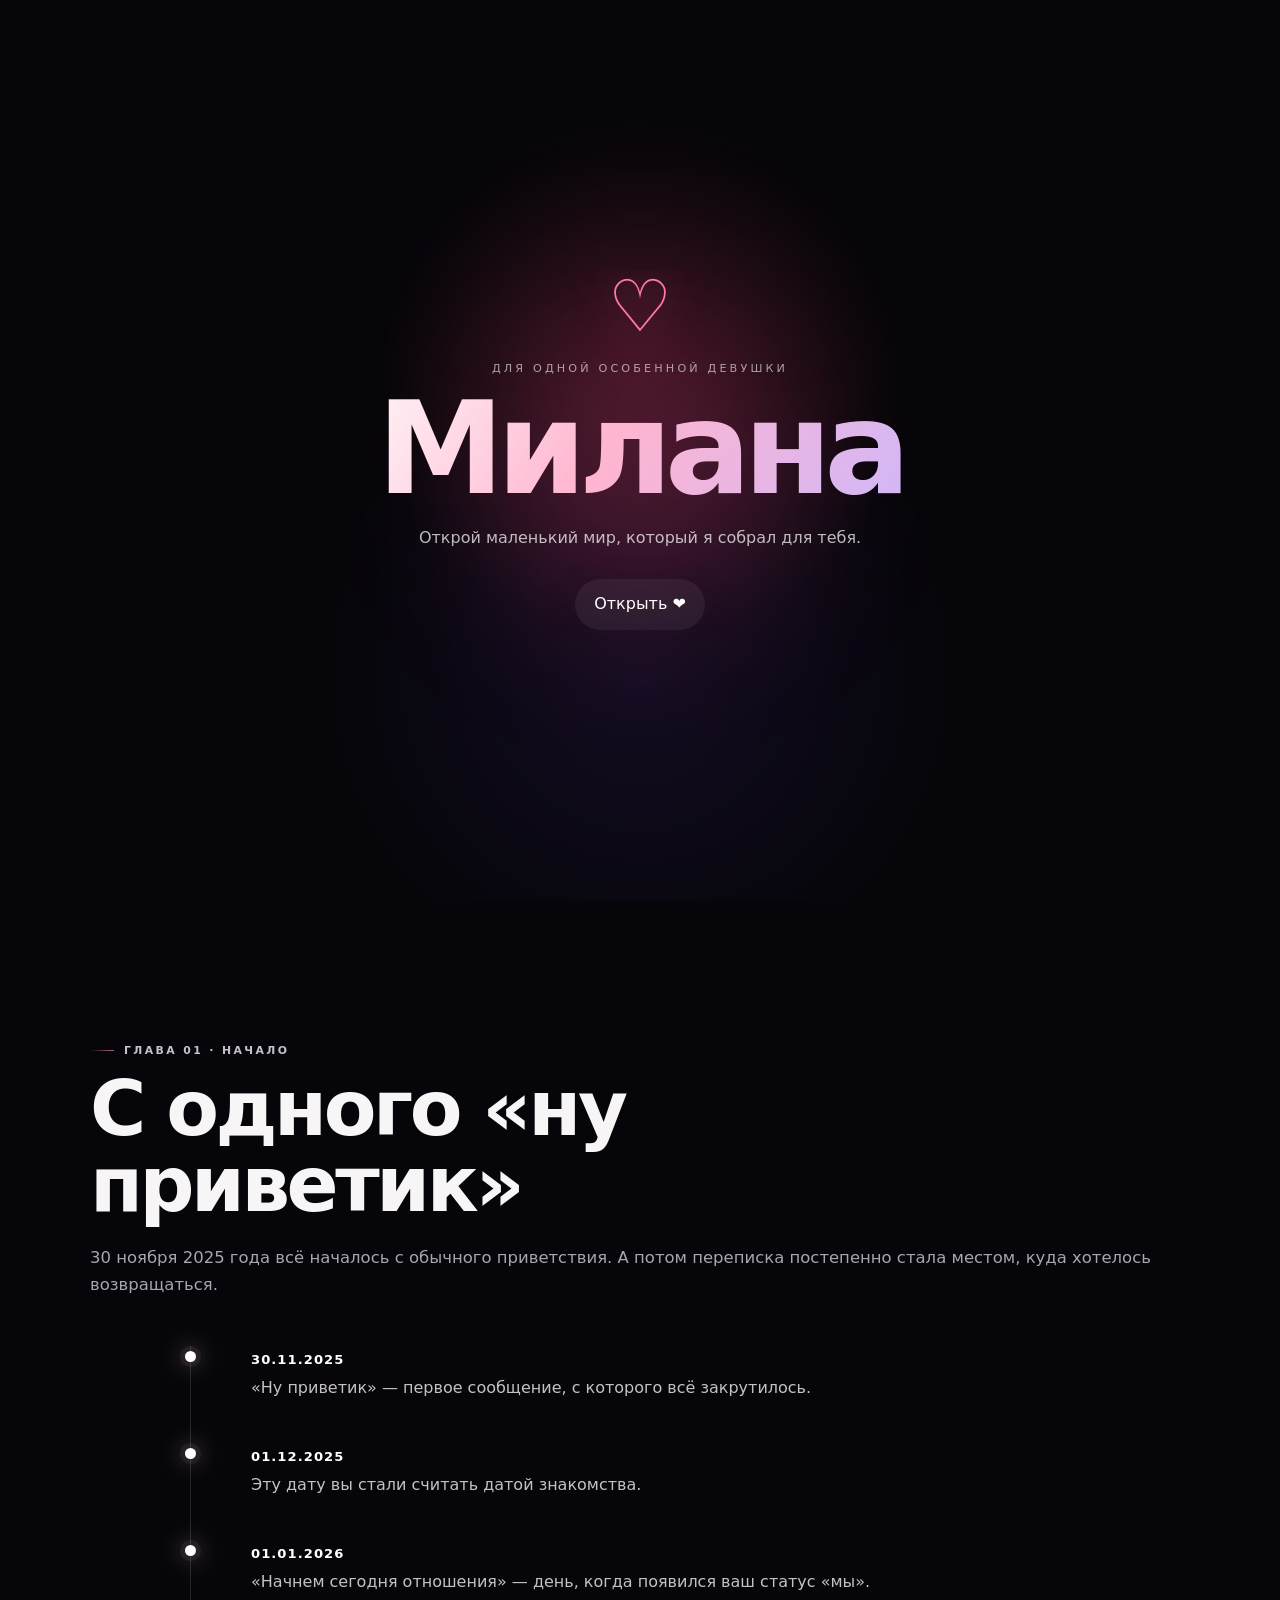
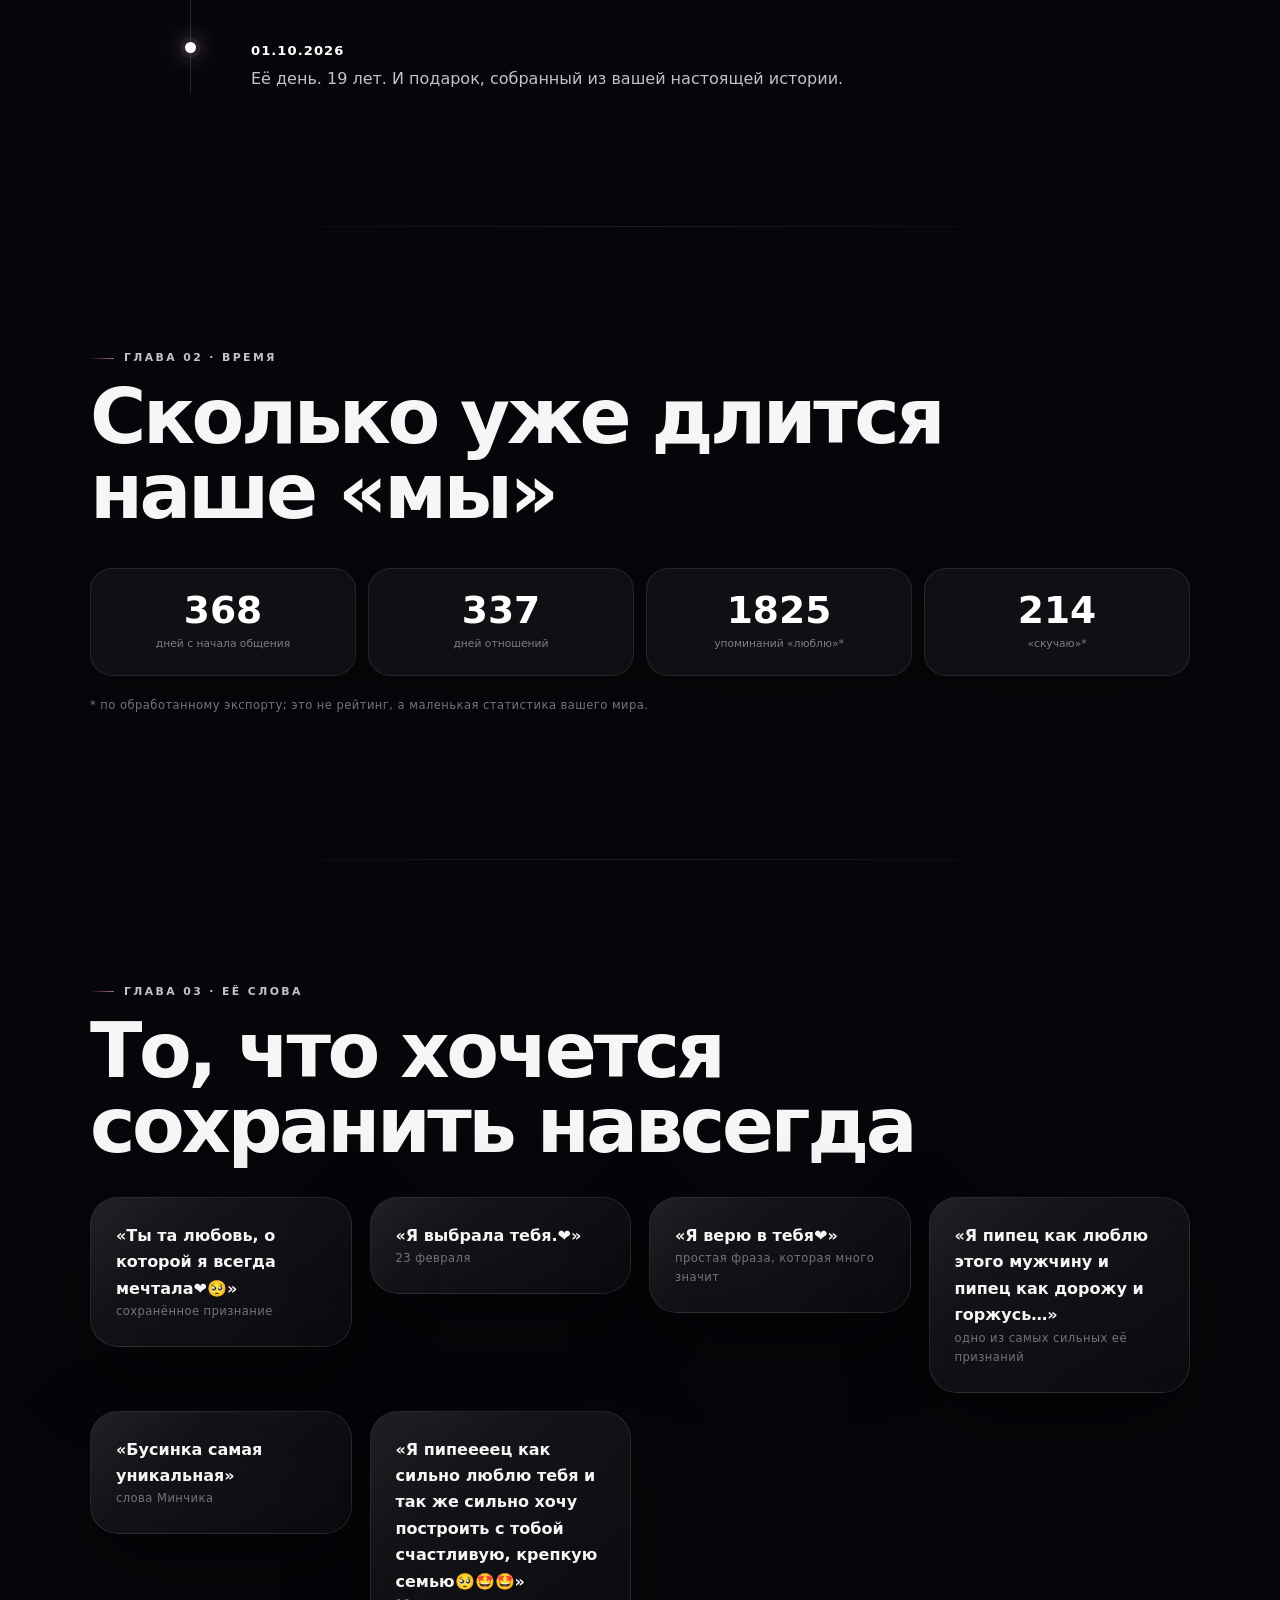
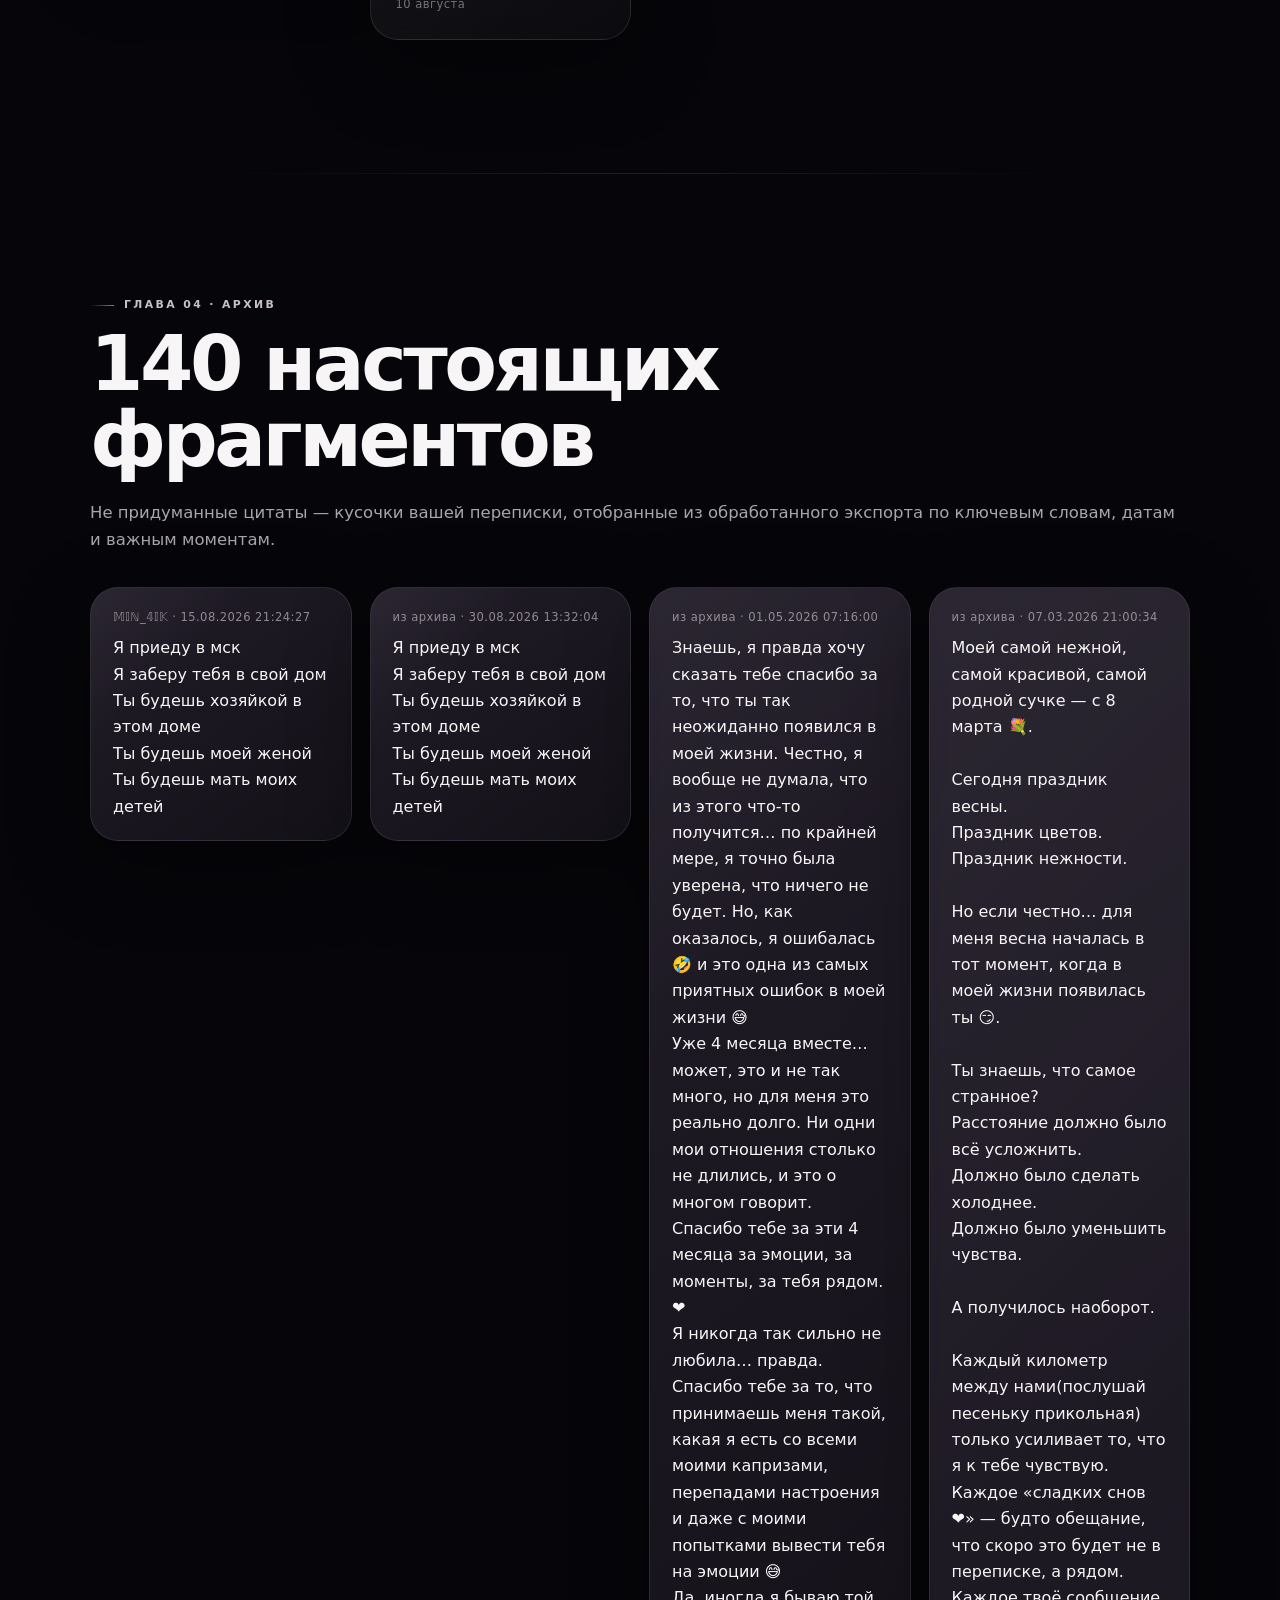
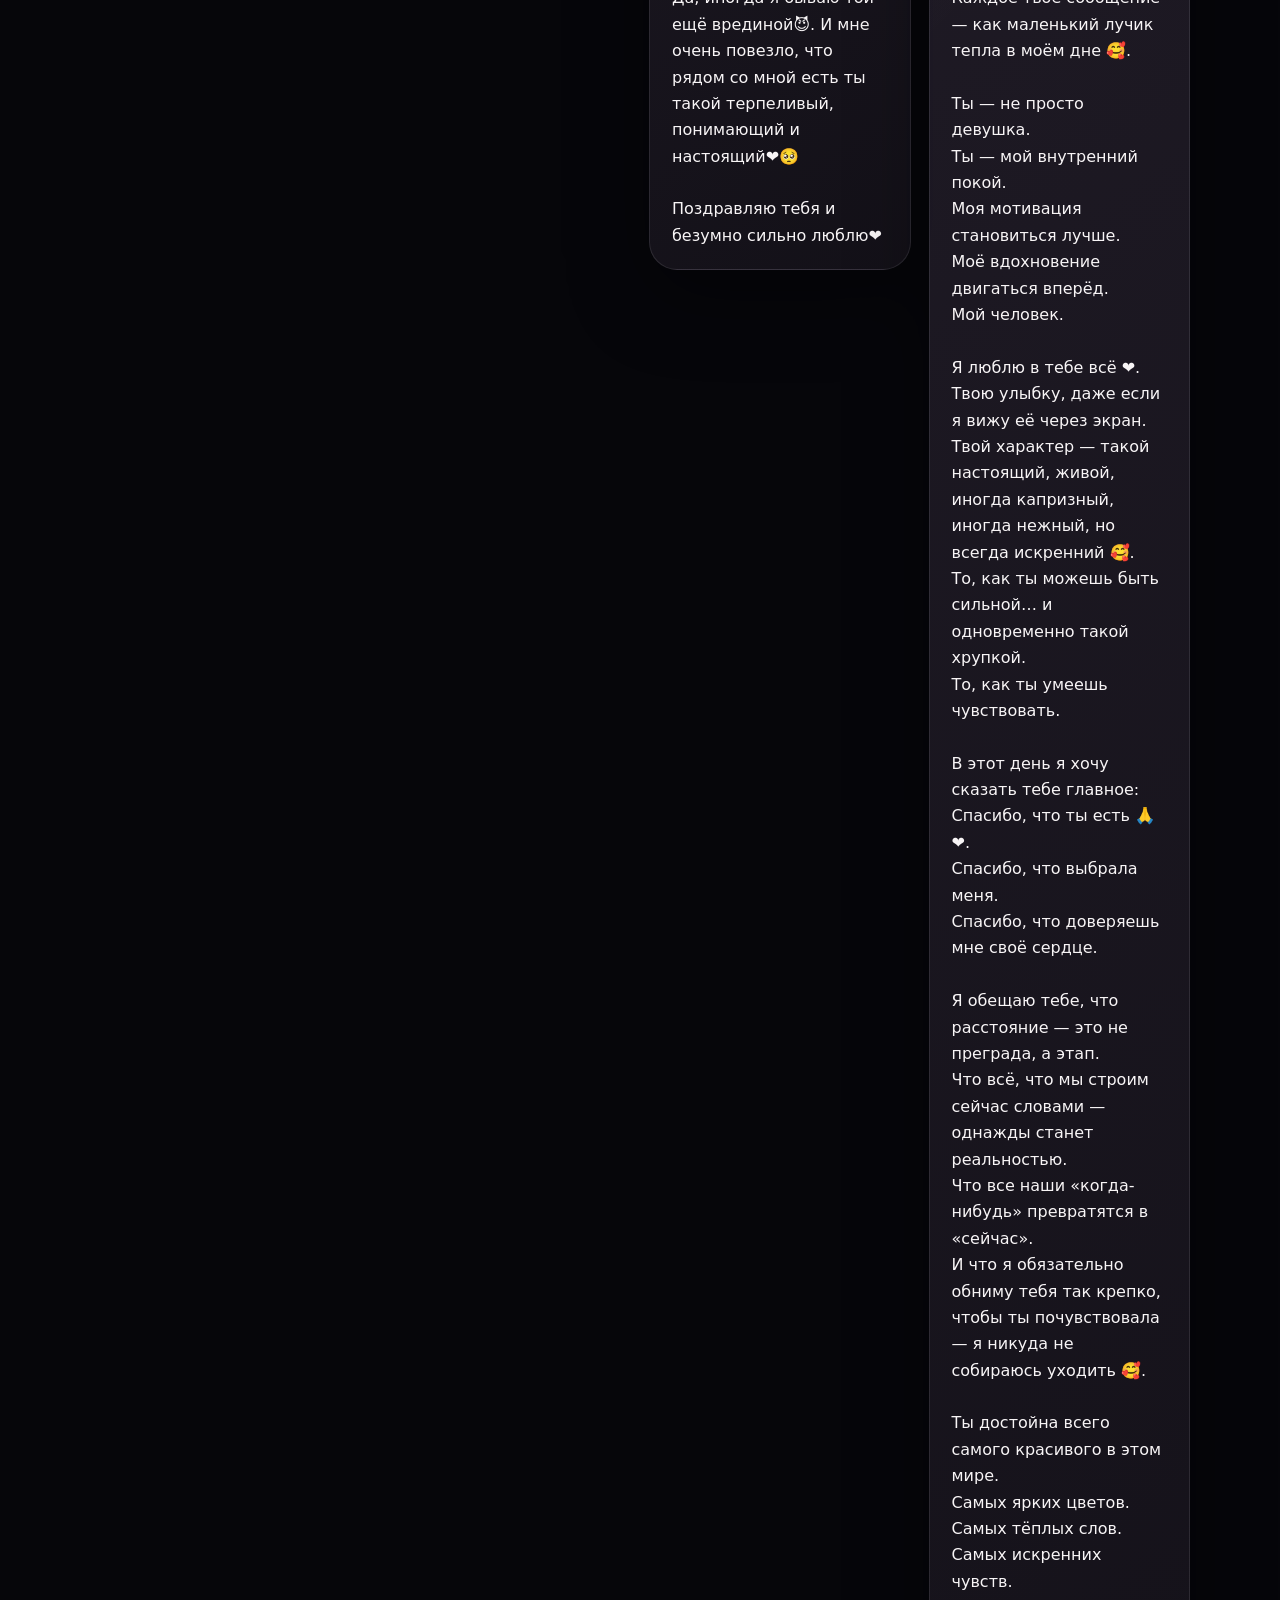
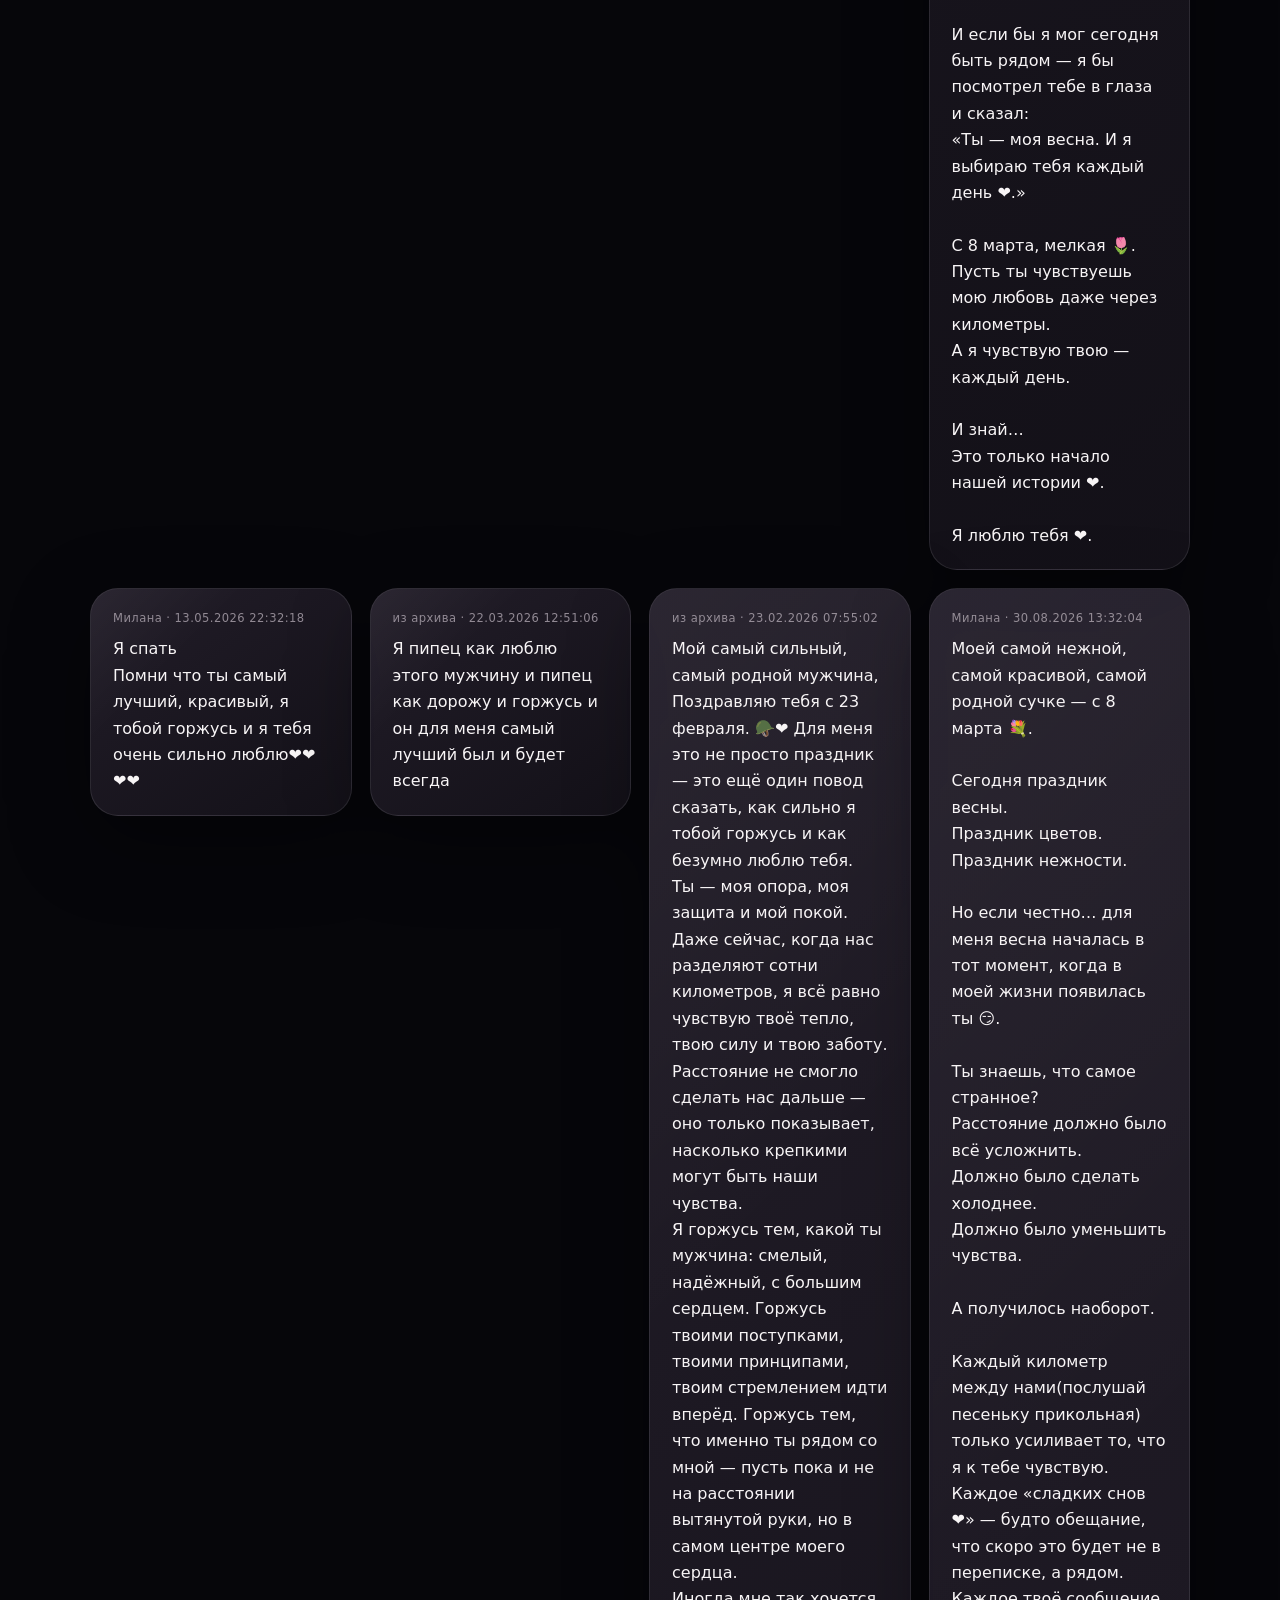
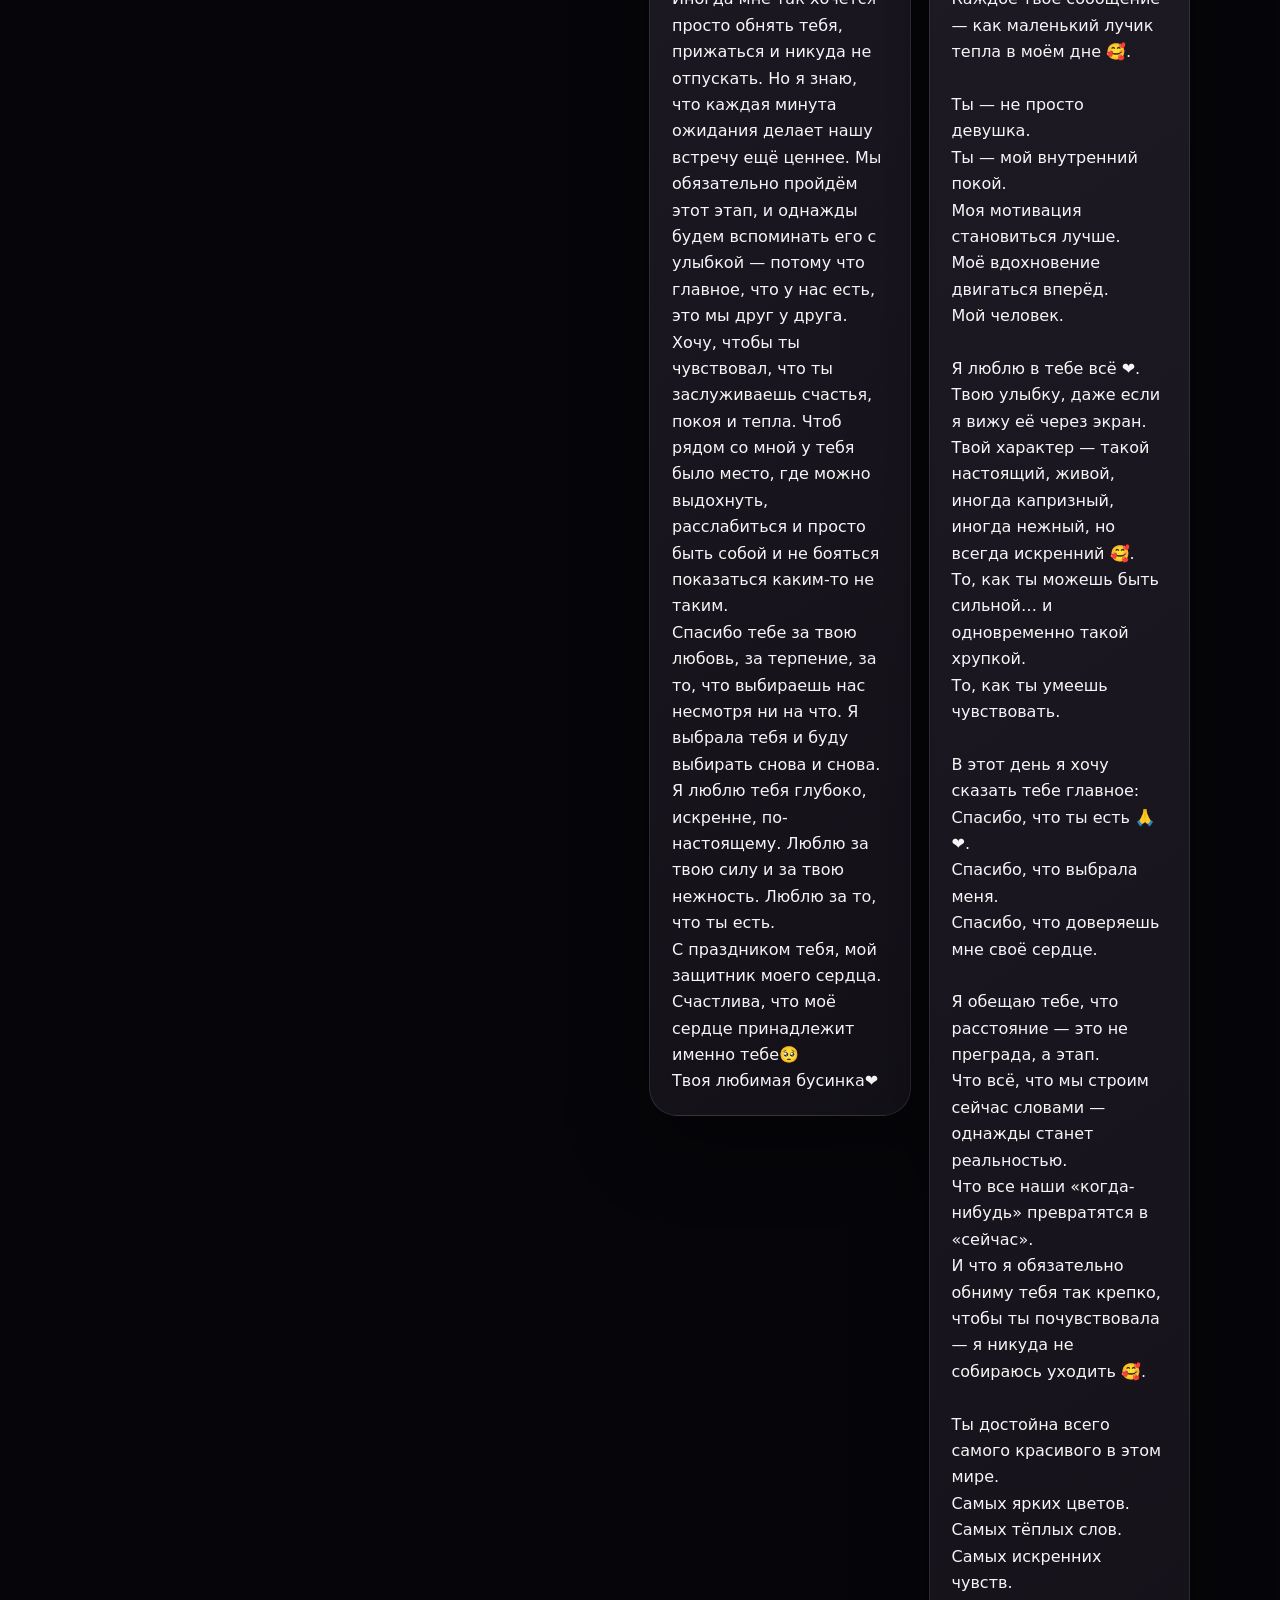
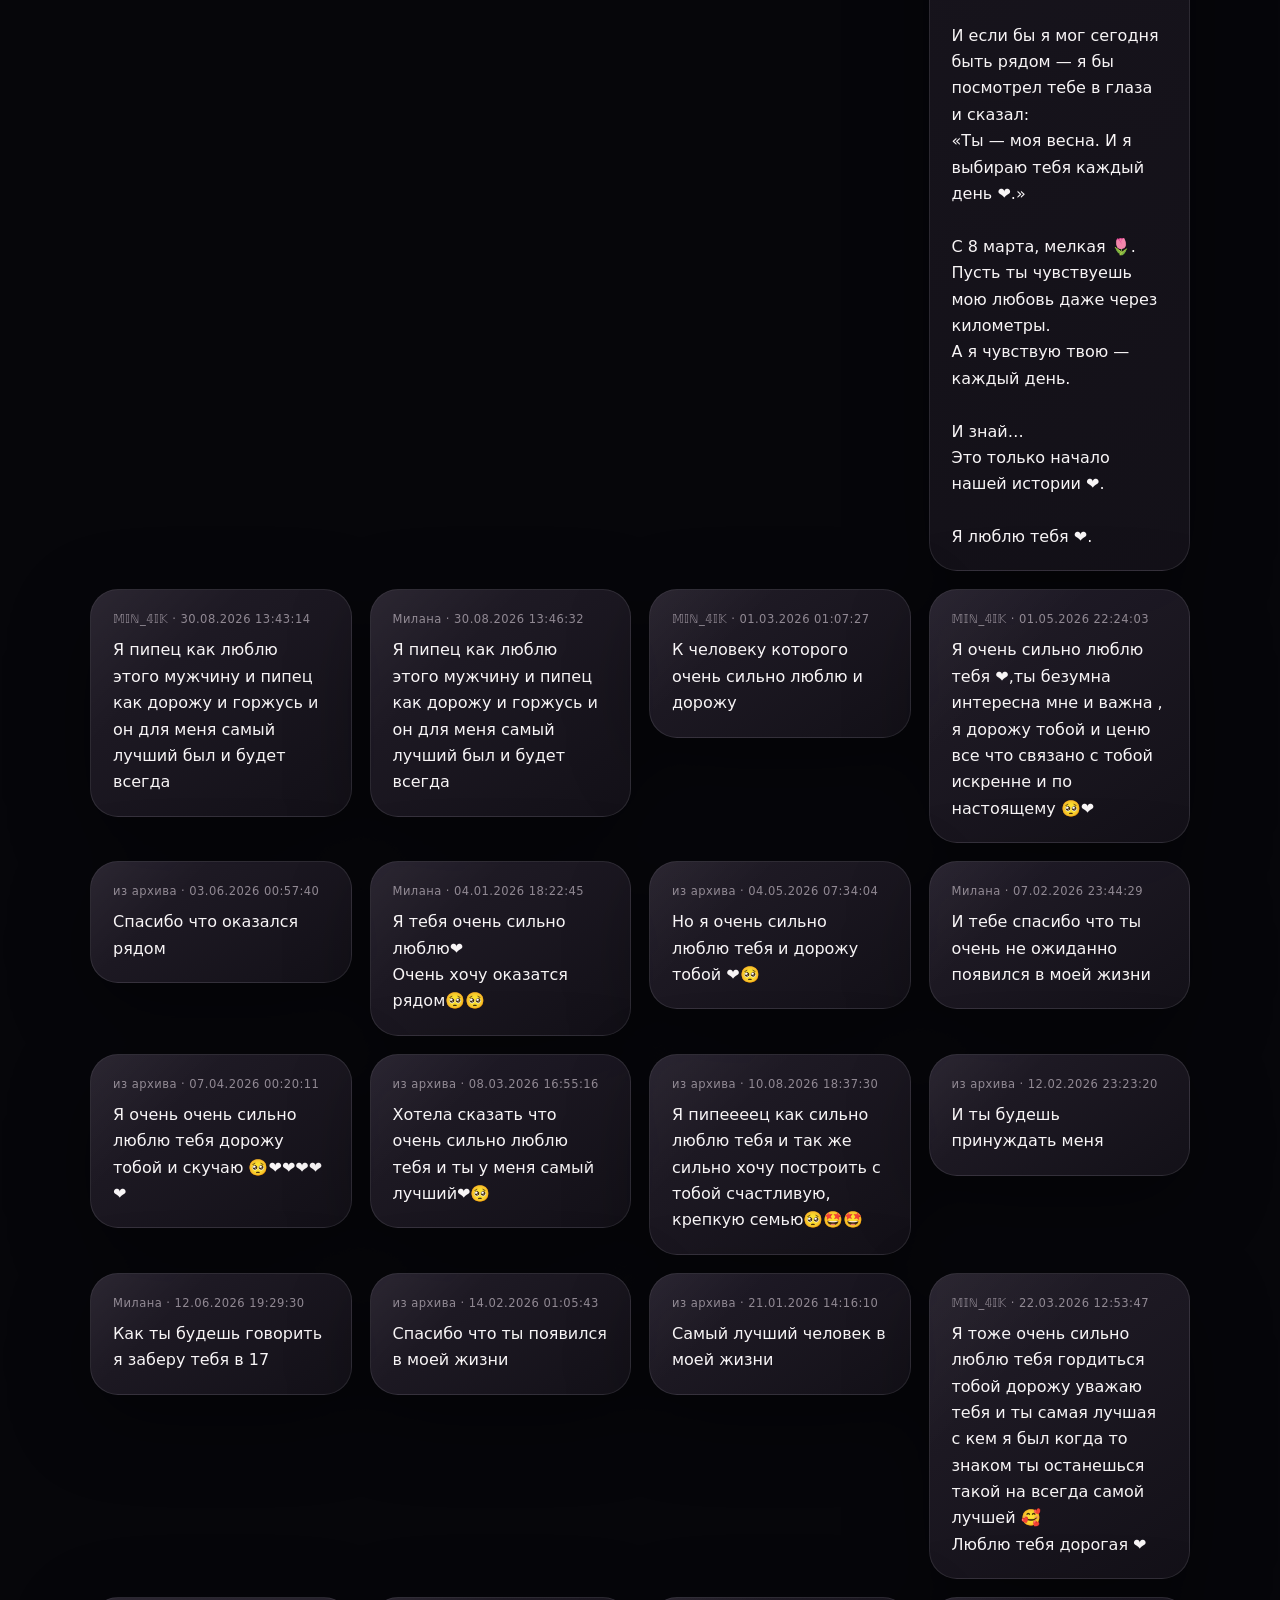
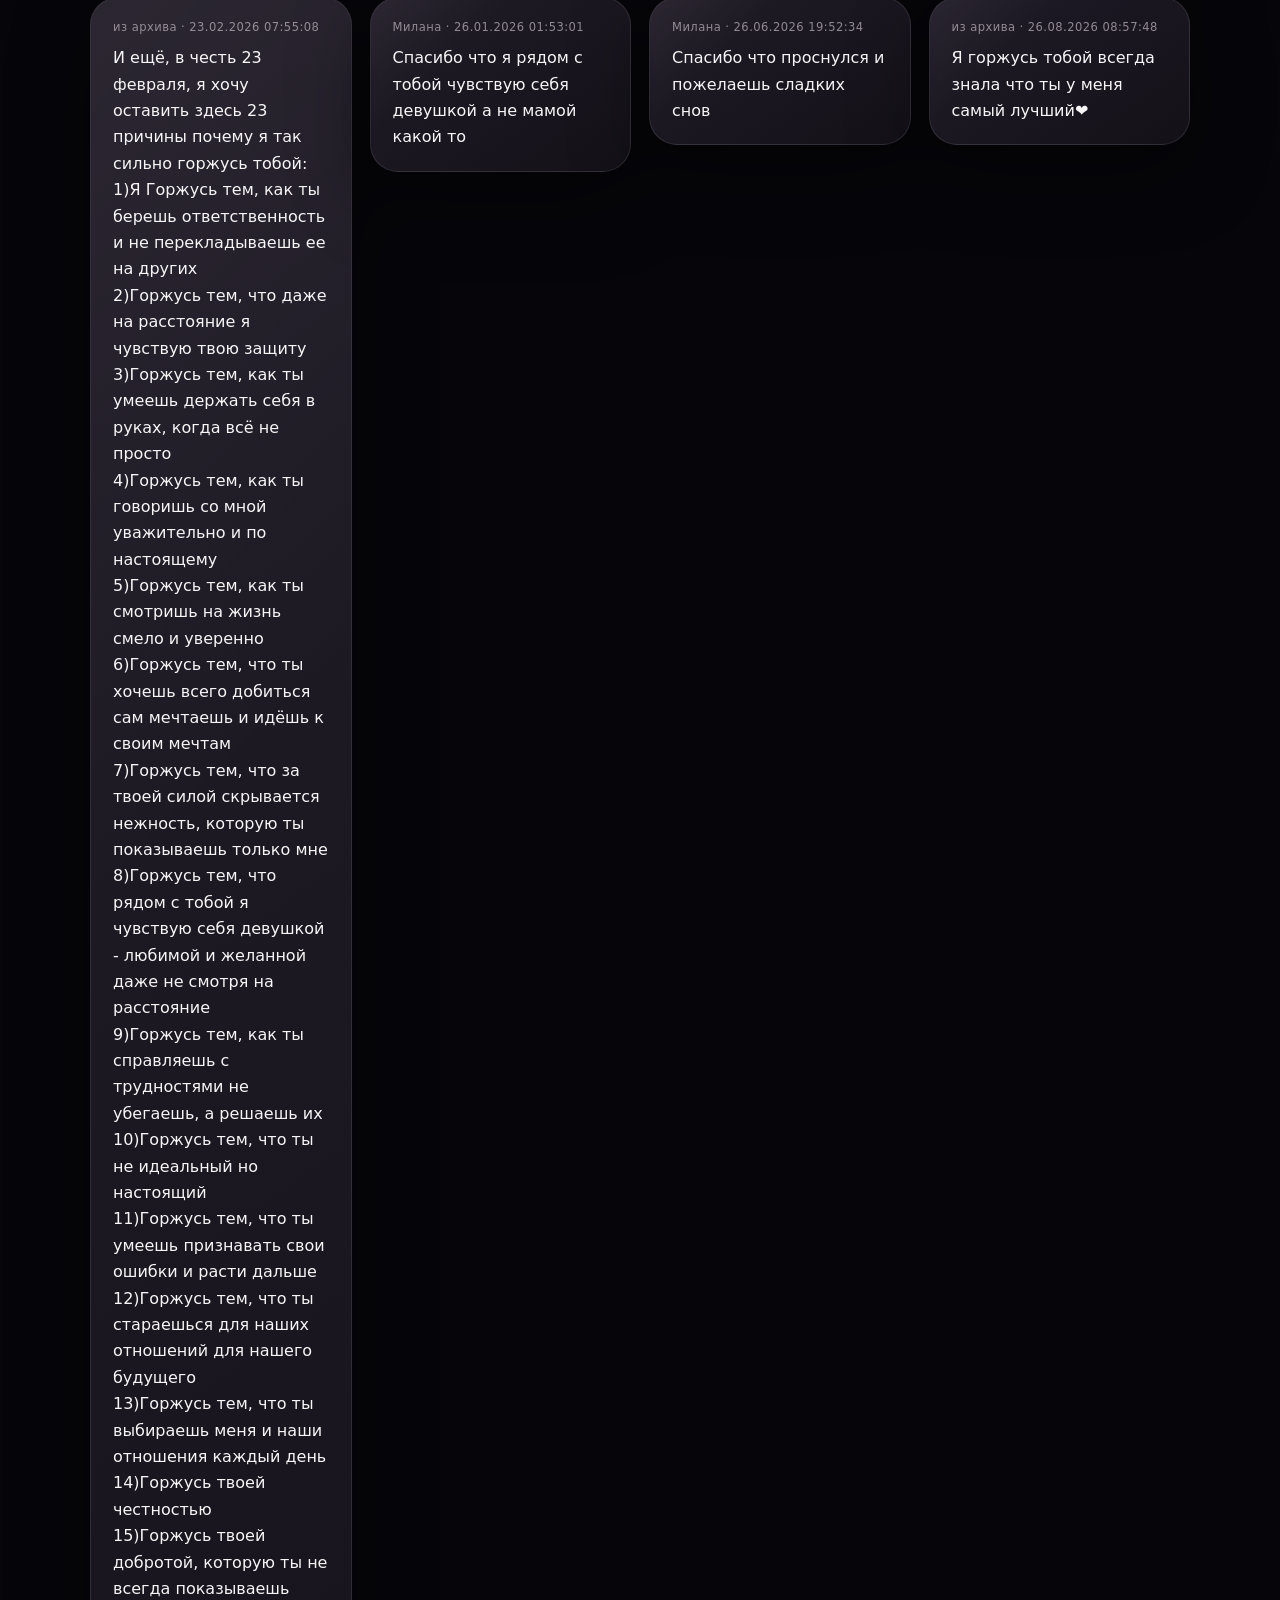
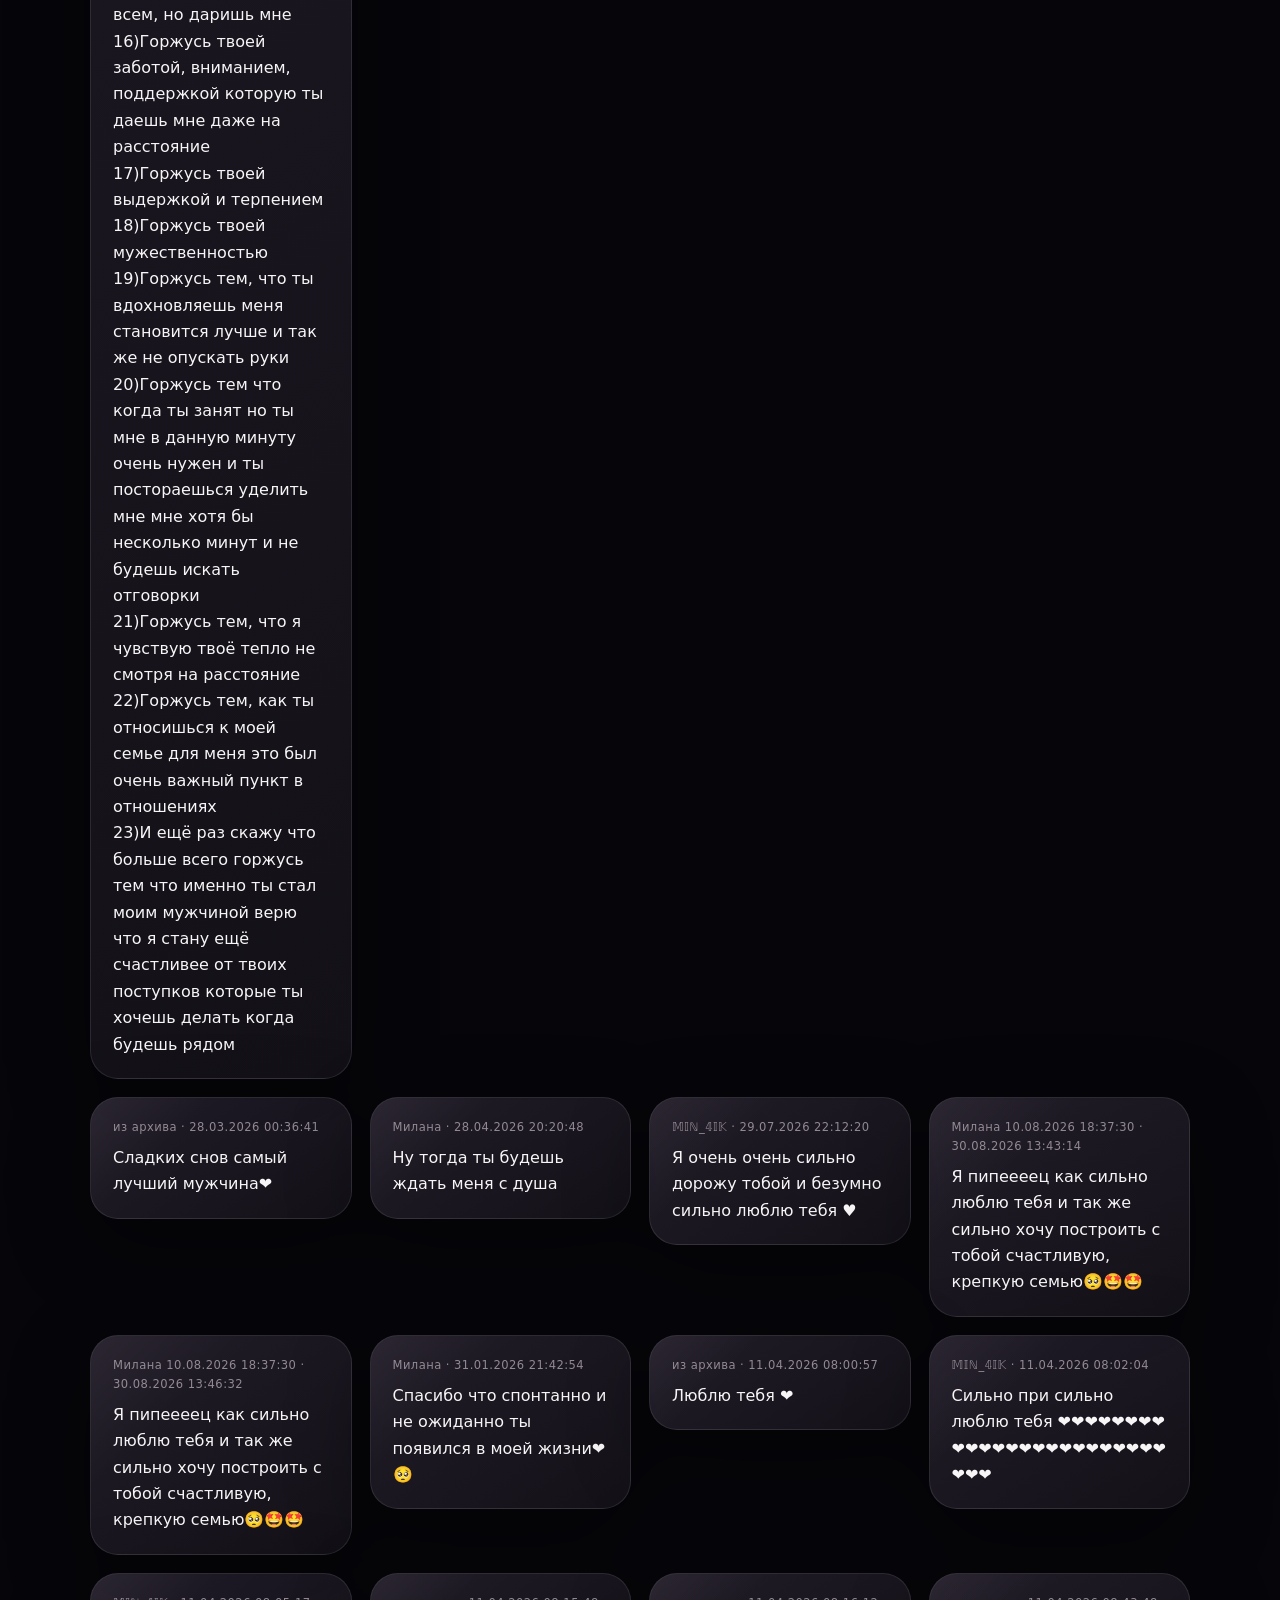
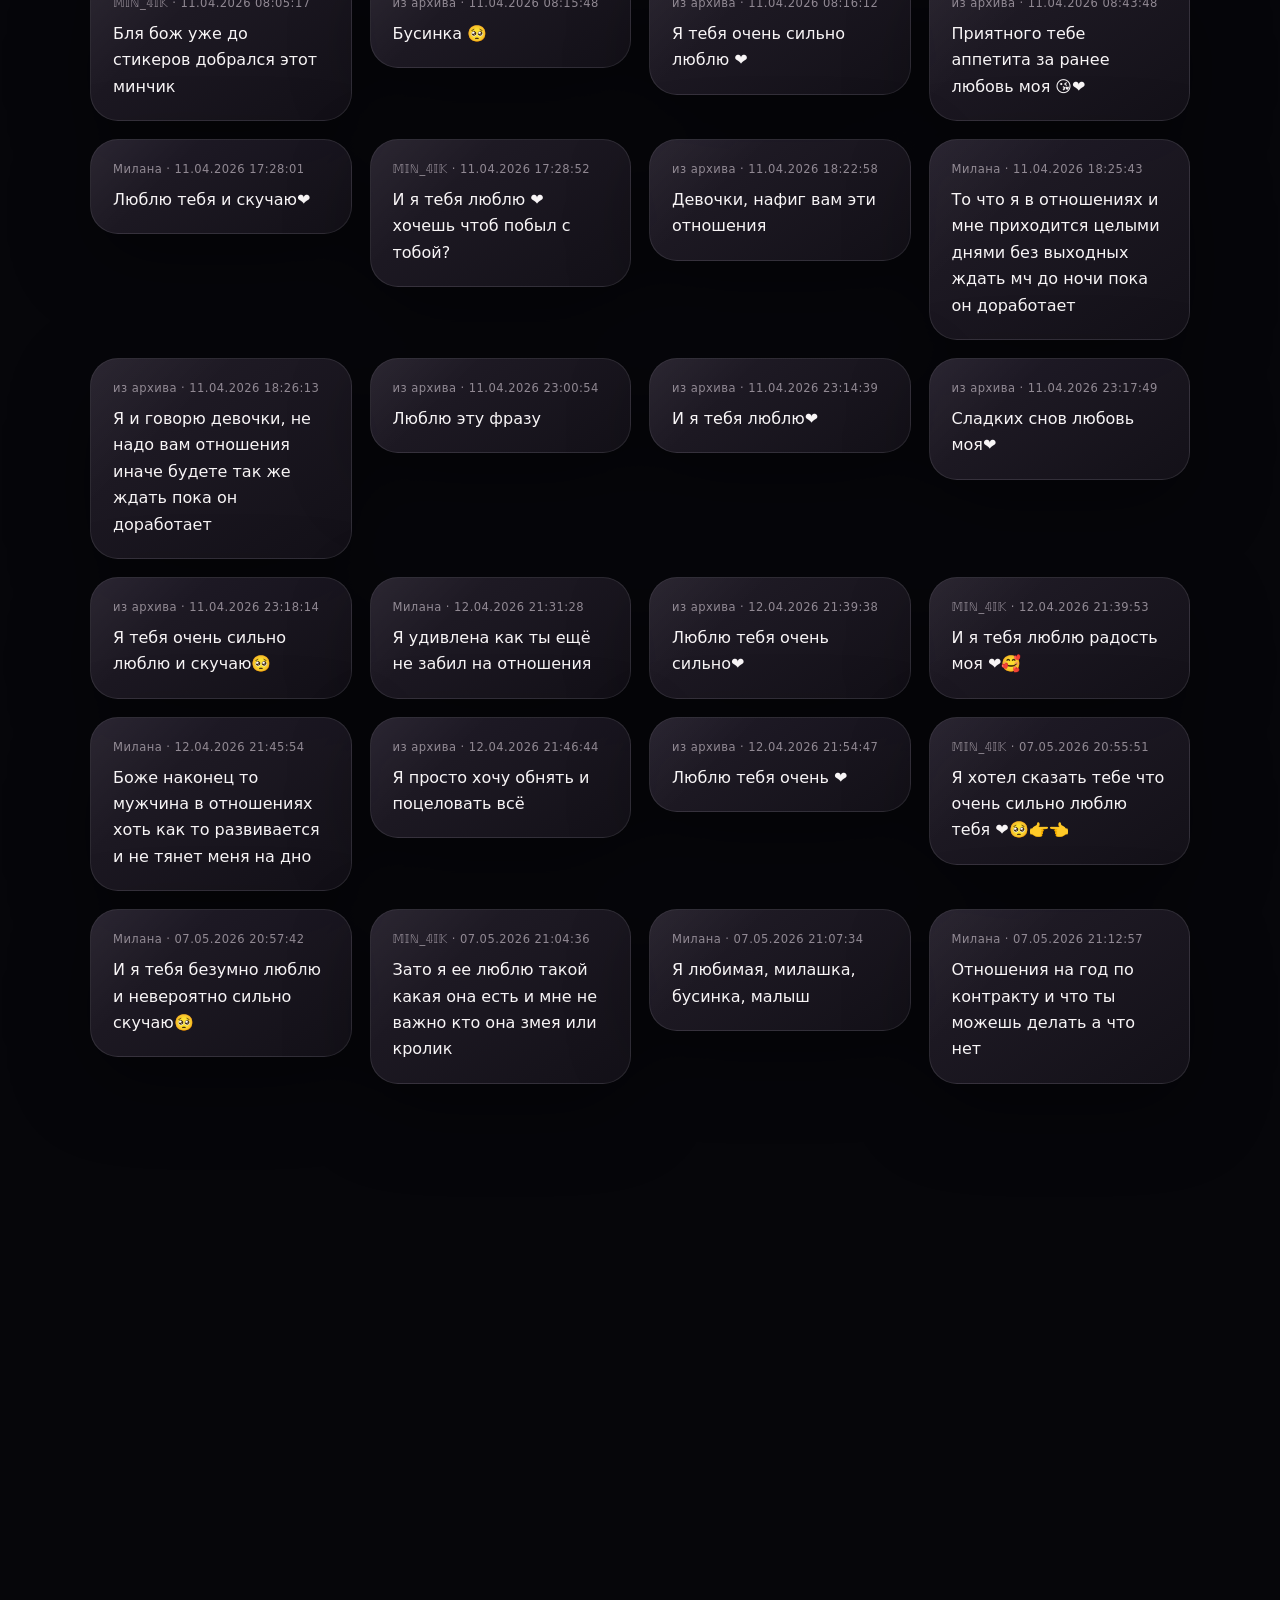
<file: index.html>
<!doctype html>
<html lang="ru">
<head>
<meta charset="utf-8">
<script>document.documentElement.className+=" js";</script>
<meta name="viewport" content="width=device-width,initial-scale=1,viewport-fit=cover">
<meta name="theme-color" content="#08080c">
<link rel="stylesheet" href="style.css">
<title>Милана · наш маленький мир</title>

<style id="heart-effect">
.heart-burst{position:fixed;inset:0;pointer-events:none;z-index:99999;overflow:hidden}
.heart-particle{position:absolute;left:50%;top:50%;opacity:0;transform:translate(-50%,-50%) scale(.35);font-size:24px;line-height:1;filter:drop-shadow(0 0 8px rgba(255,70,130,.95)) drop-shadow(0 0 18px rgba(255,30,100,.6));animation:heartFly 1.7s cubic-bezier(.15,.75,.2,1) forwards}
@keyframes heartFly{0%{opacity:0;transform:translate(-50%,-50%) scale(.35) rotate(0deg)}12%{opacity:1}70%{opacity:.95}100%{opacity:0;transform:translate(calc(-50% + var(--dx)),calc(-50% + var(--dy))) scale(var(--scale)) rotate(var(--rot))}}
</style>

<style id="responsive-fixes">
/* --- Stability + responsive fixes: visual design intentionally inherited --- */
*,*::before,*::after{box-sizing:border-box}
html{
  width:100%;
  max-width:100%;
  overflow-x:hidden;
  -webkit-text-size-adjust:100%;
  text-size-adjust:100%;
  scroll-behavior:smooth;
}
body{
  width:100%;
  max-width:100%;
  min-width:0;
  overflow-x:hidden;
  overscroll-behavior-x:none;
  -webkit-overflow-scrolling:touch;
}
img,video,canvas,svg{max-width:100%;height:auto}
button,a{touch-action:manipulation;-webkit-tap-highlight-color:transparent}
button{font:inherit}
p,h1,h2,h3,h4,.card,.quote,.event,.big,.finale-message,.finale-lead{
  overflow-wrap:anywhere;
  word-break:normal;
}
.wrap,.hero>div,.finale-content{
  width:min(100% - 32px, 1100px);
  max-width:100%;
  margin-left:auto;
  margin-right:auto;
}
.grid,.counter,.timeline{
  min-width:0;
}
.grid>*{
  min-width:0;
  max-width:100%;
}
.quote,.card,.event{
  min-width:0;
  overflow-wrap:anywhere;
}
.quote p,.card p,.lead,.meta,.big{
  max-width:100%;
}
.hero{
  overflow:hidden;
  isolation:isolate;
}
.floating-hearts,.heart-burst-layer{
  pointer-events:none!important;
}
.heart-burst-layer{
  position:fixed!important;
  inset:0!important;
  width:100vw!important;
  height:100dvh!important;
  overflow:hidden!important;
  z-index:99999!important;
}
.burst-heart{
  position:absolute;
  left:var(--x);
  top:var(--y);
  line-height:1;
  transform:translate(-50%,-50%) scale(.3);
  animation:burstHeartFly var(--duration) cubic-bezier(.15,.75,.2,1) forwards;
  will-change:transform,opacity;
  contain:layout paint;
}
@keyframes burstHeartFly{
  0%{opacity:0;transform:translate(-50%,-50%) scale(.3) rotate(0deg)}
  12%{opacity:1}
  100%{opacity:0;transform:translate(calc(-50% + var(--dx)),calc(-50% + var(--dy))) scale(var(--scale)) rotate(var(--rot))}
}
.finalespark,.finale-spark{will-change:transform,opacity}
@media (max-width:700px){
  html{scroll-padding-top:12px}
  .wrap,.hero>div,.finale-content{
    width:calc(100% - 28px);
  }
  .hero{
    min-height:100svh;
    min-height:100dvh;
  }
  .grid{
    grid-template-columns:minmax(0,1fr)!important;
  }
  .counter{
    grid-template-columns:repeat(2,minmax(0,1fr))!important;
  }
  .btn,.btns button,.btns a{
    max-width:100%;
  }
  .quote,.card,.event{
    overflow:hidden;
  }
  .quote p,.card p,.event,.big{
    font-size:clamp(.92rem,3.9vw,1.08rem);
  }
  .who{
    overflow-wrap:anywhere;
  }
  .reveal{
    transform:translate3d(0,18px,0);
  }
  .heart-burst-layer{
    contain:strict;
  }
}
@media (max-width:390px){
  .wrap,.hero>div,.finale-content{width:calc(100% - 22px)}
  .counter{grid-template-columns:minmax(0,1fr)!important}
}
@media (hover:none) and (pointer:coarse){
  /* Avoid accidental desktop-style parallax/hover work on touch devices. */
  .hero{transform:none!important}
}
@media (prefers-reduced-motion:reduce){
  html{scroll-behavior:auto}
  *,*::before,*::after{
    animation-duration:.01ms!important;
    animation-iteration-count:1!important;
    transition-duration:.01ms!important;
    scroll-behavior:auto!important;
  }
}
</style>

</head>
<body>
<div id="intro" class="intro" aria-label="Открытие сайта">
  <div class="intro-glow"></div>
  <div class="intro-content">
    <div class="intro-symbol">♡</div>
    <div class="intro-kicker">для одной особенной девушки</div>
    <h2>Милана</h2>
    <p>Открой маленький мир, который я собрал для тебя.</p>
    <button id="enterSite" class="btn intro-btn">Открыть ❤️</button>
  </div>
</div>
<div class="floating-hearts" aria-hidden="true"></div>
<header class="hero">
<div>
<div class="small">30.11.2025 → 01.10.2026</div>
<h1>Милана</h1>
<p>Не идеальная история. Не история из фильма. Наша история — из сообщений, приколов, ожидания, расстояния и сотен маленьких «люблю тебя».</p>
<div class="btns"><a class="btn" id="openStory" href="#story">Открыть нашу историю ↓</a></div>
</div>
</header>

<main id="story">
<section class="reveal"><div class="wrap">
<div class="eyebrow">Глава 01 · начало</div><h2>С одного «ну приветик»</h2>
<p class="lead">30 ноября 2025 года всё началось с обычного приветствия. А потом переписка постепенно стала местом, куда хотелось возвращаться.</p>
<div class="timeline">
<div class="event"><b>30.11.2025</b><br>«Ну приветик» — первое сообщение, с которого всё закрутилось.</div>
<div class="event"><b>01.12.2025</b><br>Эту дату вы стали считать датой знакомства.</div>
<div class="event"><b>01.01.2026</b><br>«Начнем сегодня отношения» — день, когда появился ваш статус «мы».</div>
<div class="event"><b>01.10.2026</b><br>Её день. 19 лет. И подарок, собранный из вашей настоящей истории.</div>
</div>
</div></section>

<section class="reveal"><div class="wrap">
<div class="eyebrow">Глава 02 · время</div><h2>Сколько уже длится наше «мы»</h2>
<div class="counter"><div class="unit"><b id="days">0</b><span>дней с начала общения</span></div><div class="unit"><b id="relDays">0</b><span>дней отношений</span></div><div class="unit"><b id="loveWords">1825</b><span>упоминаний «люблю»*</span></div><div class="unit"><b>214</b><span>«скучаю»*</span></div></div>
<p class="meta">* по обработанному экспорту; это не рейтинг, а маленькая статистика вашего мира.</p>
</div></section>

<section class="reveal"><div class="wrap">
<div class="eyebrow">Глава 03 · её слова</div><h2>То, что хочется сохранить навсегда</h2>
<div class="grid">
<div class="card"><b>«Ты та любовь, о которой я всегда мечтала❤️🥺»</b><p class="meta">сохранённое признание</p></div>
<div class="card"><b>«Я выбрала тебя.❤️»</b><p class="meta">23 февраля</p></div>
<div class="card"><b>«Я верю в тебя❤️»</b><p class="meta">простая фраза, которая много значит</p></div>
<div class="card"><b>«Я пипец как люблю этого мужчину и пипец как дорожу и горжусь…»</b><p class="meta">одно из самых сильных её признаний</p></div>
<div class="card"><b>«Бусинка самая уникальная»</b><p class="meta">слова Минчика</p></div>
<div class="card"><b>«Я пипеееец как сильно люблю тебя и так же сильно хочу построить с тобой счастливую, крепкую семью🥺🤩🤩»</b><p class="meta">10 августа</p></div>
</div>
</div></section>

<section class="reveal"><div class="wrap">
<div class="eyebrow">Глава 04 · архив</div><h2>140 настоящих фрагментов</h2>
<p class="lead">Не придуманные цитаты — кусочки вашей переписки, отобранные из обработанного экспорта по ключевым словам, датам и важным моментам.</p>
<div class="grid"><article class="quote"><div class="who">𝕄𝕀ℕ_𝟜𝕀𝕂 · 15.08.2026 21:24:27</div><p>Я приеду в мск <br>Я заберу тебя в свой дом <br>Ты будешь хозяйкой в этом доме<br>Ты будешь моей женой<br>Ты будешь мать моих детей</p></article>
<article class="quote"><div class="who">из архива · 30.08.2026 13:32:04</div><p>Я приеду в мск <br>Я заберу тебя в свой дом <br>Ты будешь хозяйкой в этом доме<br>Ты будешь моей женой<br>Ты будешь мать моих детей</p></article>
<article class="quote"><div class="who">из архива · 01.05.2026 07:16:00</div><p>Знаешь, я правда хочу сказать тебе спасибо за то, что ты так неожиданно появился в моей жизни. Честно, я вообще не думала, что из этого что-то получится… по крайней мере, я точно была уверена, что ничего не будет. Но, как оказалось, я ошибалась🤣 и это одна из самых приятных ошибок в моей жизни 😅 <br>Уже 4 месяца вместе… может, это и не так много, но для меня это реально долго. Ни одни мои отношения столько не длились, и это о многом говорит.<br>Спасибо тебе за эти 4 месяца за эмоции, за моменты, за тебя рядом.❤️ <br>Я никогда так сильно не любила… правда. Спасибо тебе за то, что принимаешь меня такой, какая я есть со всеми моими капризами, перепадами настроения и даже с моими попытками вывести тебя на эмоции 😅 <br>Да, иногда я бываю той ещё врединой😈. И мне очень повезло, что рядом со мной есть ты такой терпеливый, понимающий и настоящий❤️🥺<br><br>Поздравляю тебя и безумно сильно люблю❤️</p></article>
<article class="quote"><div class="who">из архива · 07.03.2026 21:00:34</div><p>Моей самой нежной, самой красивой, самой родной сучке — с 8 марта 💐. <br><br>Сегодня праздник весны.<br>Праздник цветов.<br>Праздник нежности.<br><br>Но если честно… для меня весна началась в тот момент, когда в моей жизни появилась ты 😏. <br><br>Ты знаешь, что самое странное?<br>Расстояние должно было всё усложнить.<br>Должно было сделать холоднее.<br>Должно было уменьшить чувства.<br><br>А получилось наоборот.<br><br>Каждый километр между нами(послушай песеньку прикольная) только усиливает то, что я к тебе чувствую.<br>Каждое «сладких снов❤» — будто обещание, что скоро это будет не в переписке, а рядом.<br>Каждое твоё сообщение — как маленький лучик тепла в моём дне 🥰. <br><br>Ты — не просто девушка.<br>Ты — мой внутренний покой.<br>Моя мотивация становиться лучше.<br>Моё вдохновение двигаться вперёд.<br>Мой человек.<br><br>Я люблю в тебе всё ❤. <br>Твою улыбку, даже если я вижу её через экран.<br>Твой характер — такой настоящий, живой, иногда капризный, иногда нежный, но всегда искренний  🥰. <br>То, как ты можешь быть сильной… и одновременно такой хрупкой.<br>То, как ты умеешь чувствовать.<br><br>В этот день я хочу сказать тебе главное:<br>Спасибо, что ты есть 🙏❤. <br>Спасибо, что выбрала меня.<br>Спасибо, что доверяешь мне своё сердце.<br><br>Я обещаю тебе, что расстояние — это не преграда, а этап.<br>Что всё, что мы строим сейчас словами — однажды станет реальностью.<br>Что все наши «когда-нибудь» превратятся в «сейчас».<br>И что я обязательно обниму тебя так крепко, чтобы ты почувствовала — я никуда не собираюсь уходить 🥰. <br><br>Ты достойна всего самого красивого в этом мире.<br>Самых ярких цветов.<br>Самых тёплых слов.<br>Самых искренних чувств.<br><br>И если бы я мог сегодня быть рядом — я бы посмотрел тебе в глаза и сказал:<br>«Ты — моя весна. И я выбираю тебя каждый день ❤.»<br><br>С 8 марта, мелкая 🌷. <br>Пусть ты чувствуешь мою любовь даже через километры.<br>А я чувствую твою — каждый день.<br><br>И знай…<br>Это только начало нашей истории ❤️. <br> <br>Я люблю тебя ❤.</p></article>
<article class="quote"><div class="who">Милана · 13.05.2026 22:32:18</div><p>Я спать<br>Помни что ты самый лучший, красивый, я тобой горжусь и я тебя очень сильно люблю❤️❤️❤️❤️</p></article>
<article class="quote"><div class="who">из архива · 22.03.2026 12:51:06</div><p>Я пипец как люблю этого мужчину и пипец как дорожу и горжусь и он для меня самый лучший был и будет всегда</p></article>
<article class="quote"><div class="who">из архива · 23.02.2026 07:55:02</div><p>Мой самый сильный, самый родной мужчина,<br>Поздравляю тебя с 23 февраля. 🪖❤️ Для меня это не просто праздник — это ещё один повод сказать, как сильно я тобой горжусь и как безумно люблю тебя.<br>Ты — моя опора, моя защита и мой покой. Даже сейчас, когда нас разделяют сотни километров, я всё равно чувствую твоё тепло, твою силу и твою заботу. Расстояние не смогло сделать нас дальше — оно только показывает, насколько крепкими могут быть наши чувства.<br>Я горжусь тем, какой ты мужчина: смелый, надёжный, с большим сердцем. Горжусь твоими поступками, твоими принципами, твоим стремлением идти вперёд. Горжусь тем, что именно ты рядом со мной — пусть пока и не на расстоянии вытянутой руки, но в самом центре моего сердца.<br>Иногда мне так хочется просто обнять тебя, прижаться и никуда не отпускать. Но я знаю, что каждая минута ожидания делает нашу встречу ещё ценнее. Мы обязательно пройдём этот этап, и однажды будем вспоминать его с улыбкой — потому что главное, что у нас есть, это мы друг у друга. Хочу, чтобы ты чувствовал, что ты заслуживаешь счастья, покоя и тепла. Чтоб рядом со мной у тебя было место, где можно выдохнуть, расслабиться и просто быть собой и не бояться показаться каким-то не таким.<br>Спасибо тебе за твою любовь, за терпение, за то, что выбираешь нас несмотря ни на что. Я выбрала тебя и буду выбирать снова и снова. Я люблю тебя глубоко, искренне, по-настоящему. Люблю за твою силу и за твою нежность. Люблю за то, что ты есть.<br>С праздником тебя, мой защитник моего сердца. Счастлива, что моё сердце принадлежит именно тебе🥺<br>Твоя любимая бусинка❤️</p></article>
<article class="quote"><div class="who">Милана · 30.08.2026 13:32:04</div><p>Моей самой нежной, самой красивой, самой родной сучке — с 8 марта 💐. <br><br>Сегодня праздник весны.<br>Праздник цветов.<br>Праздник нежности.<br><br>Но если честно… для меня весна началась в тот момент, когда в моей жизни появилась ты 😏. <br><br>Ты знаешь, что самое странное?<br>Расстояние должно было всё усложнить.<br>Должно было сделать холоднее.<br>Должно было уменьшить чувства.<br><br>А получилось наоборот.<br><br>Каждый километр между нами(послушай песеньку прикольная) только усиливает то, что я к тебе чувствую.<br>Каждое «сладких снов❤» — будто обещание, что скоро это будет не в переписке, а рядом.<br>Каждое твоё сообщение — как маленький лучик тепла в моём дне 🥰. <br><br>Ты — не просто девушка.<br>Ты — мой внутренний покой.<br>Моя мотивация становиться лучше.<br>Моё вдохновение двигаться вперёд.<br>Мой человек.<br><br>Я люблю в тебе всё ❤. <br>Твою улыбку, даже если я вижу её через экран.<br>Твой характер — такой настоящий, живой, иногда капризный, иногда нежный, но всегда искренний  🥰. <br>То, как ты можешь быть сильной… и одновременно такой хрупкой.<br>То, как ты умеешь чувствовать.<br><br>В этот день я хочу сказать тебе главное:<br>Спасибо, что ты есть 🙏❤. <br>Спасибо, что выбрала меня.<br>Спасибо, что доверяешь мне своё сердце.<br><br>Я обещаю тебе, что расстояние — это не преграда, а этап.<br>Что всё, что мы строим сейчас словами — однажды станет реальностью.<br>Что все наши «когда-нибудь» превратятся в «сейчас».<br>И что я обязательно обниму тебя так крепко, чтобы ты почувствовала — я никуда не собираюсь уходить 🥰. <br><br>Ты достойна всего самого красивого в этом мире.<br>Самых ярких цветов.<br>Самых тёплых слов.<br>Самых искренних чувств.<br><br>И если бы я мог сегодня быть рядом — я бы посмотрел тебе в глаза и сказал:<br>«Ты — моя весна. И я выбираю тебя каждый день ❤.»<br><br>С 8 марта, мелкая 🌷. <br>Пусть ты чувствуешь мою любовь даже через километры.<br>А я чувствую твою — каждый день.<br><br>И знай…<br>Это только начало нашей истории ❤️. <br> <br>Я люблю тебя ❤.</p></article>
<article class="quote"><div class="who">𝕄𝕀ℕ_𝟜𝕀𝕂 · 30.08.2026 13:43:14</div><p>Я пипец как люблю этого мужчину и пипец как дорожу и горжусь и он для меня самый лучший был и будет всегда</p></article>
<article class="quote"><div class="who">Милана · 30.08.2026 13:46:32</div><p>Я пипец как люблю этого мужчину и пипец как дорожу и горжусь и он для меня самый лучший был и будет всегда</p></article>
<article class="quote"><div class="who">𝕄𝕀ℕ_𝟜𝕀𝕂 · 01.03.2026 01:07:27</div><p>К человеку которого очень сильно люблю и дорожу</p></article>
<article class="quote"><div class="who">𝕄𝕀ℕ_𝟜𝕀𝕂 · 01.05.2026 22:24:03</div><p>Я очень сильно люблю тебя ❤️,ты безумна интересна мне и важна , я дорожу тобой и ценю все что связано с тобой искренне и по настоящему 🥺❤️</p></article>
<article class="quote"><div class="who">из архива · 03.06.2026 00:57:40</div><p>Спасибо что оказался рядом</p></article>
<article class="quote"><div class="who">Милана · 04.01.2026 18:22:45</div><p>Я тебя очень сильно люблю❤️<br>Очень хочу оказатся рядом🥺🥺</p></article>
<article class="quote"><div class="who">из архива · 04.05.2026 07:34:04</div><p>Но я очень сильно люблю тебя и дорожу тобой ❤️🥺</p></article>
<article class="quote"><div class="who">Милана · 07.02.2026 23:44:29</div><p>И тебе спасибо что ты очень не ожиданно появился в моей жизни</p></article>
<article class="quote"><div class="who">из архива · 07.04.2026 00:20:11</div><p>Я очень очень сильно люблю тебя дорожу тобой и скучаю 🥺❤❤❤❤❤</p></article>
<article class="quote"><div class="who">из архива · 08.03.2026 16:55:16</div><p>Хотела сказать что очень сильно люблю тебя и ты у меня самый лучший❤️🥺</p></article>
<article class="quote"><div class="who">из архива · 10.08.2026 18:37:30</div><p>Я пипеееец как сильно люблю тебя и так же сильно хочу построить с тобой счастливую, крепкую семью🥺🤩🤩</p></article>
<article class="quote"><div class="who">из архива · 12.02.2026 23:23:20</div><p>И ты будешь принуждать меня</p></article>
<article class="quote"><div class="who">Милана · 12.06.2026 19:29:30</div><p>Как ты будешь говорить я заберу тебя в 17</p></article>
<article class="quote"><div class="who">из архива · 14.02.2026 01:05:43</div><p>Спасибо что ты появился в моей жизни</p></article>
<article class="quote"><div class="who">из архива · 21.01.2026 14:16:10</div><p>Самый лучший человек в моей жизни</p></article>
<article class="quote"><div class="who">𝕄𝕀ℕ_𝟜𝕀𝕂 · 22.03.2026 12:53:47</div><p>Я тоже очень сильно люблю тебя гордиться тобой  дорожу  уважаю тебя  и ты самая лучшая с кем я был когда то знаком  ты останешься такой на всегда самой лучшей 🥰 <br>Люблю тебя дорогая ❤</p></article>
<article class="quote"><div class="who">из архива · 23.02.2026 07:55:08</div><p>И ещё, в честь 23 февраля, я хочу оставить здесь 23 причины почему я так сильно горжусь тобой:<br>1)Я Горжусь тем, как ты берешь ответственность и не перекладываешь ее на других<br>2)Горжусь тем, что даже на расстояние я чувствую твою защиту <br>3)Горжусь тем, как ты умеешь держать себя в руках, когда всё не просто <br>4)Горжусь тем, как ты говоришь со мной уважительно и по настоящему <br>5)Горжусь тем, как ты смотришь на жизнь смело и уверенно<br>6)Горжусь тем, что ты хочешь всего добиться сам мечтаешь и идёшь к своим мечтам <br>7)Горжусь тем, что за твоей силой скрывается нежность, которую ты показываешь только мне<br>8)Горжусь тем, что рядом с тобой я чувствую себя девушкой - любимой и желанной даже не смотря на расстояние<br>9)Горжусь тем, как ты справляешь с трудностями не убегаешь, а решаешь их<br>10)Горжусь тем, что ты не идеальный но настоящий<br>11)Горжусь тем, что ты умеешь признавать свои ошибки и расти дальше<br>12)Горжусь тем, что ты стараешься для наших отношений для нашего будущего <br>13)Горжусь тем, что ты выбираешь меня и наши отношения каждый день <br>14)Горжусь твоей честностью<br>15)Горжусь твоей добротой, которую ты не всегда показываешь всем, но даришь мне<br>16)Горжусь твоей заботой, вниманием, поддержкой которую ты даешь мне даже на расстояние<br>17)Горжусь твоей выдержкой и терпением<br>18)Горжусь твоей мужественностью<br>19)Горжусь тем, что ты вдохновляешь меня становится лучше и так же не опускать руки<br>20)Горжусь тем что когда ты занят но ты мне в данную минуту очень нужен и ты постораешься уделить мне мне хотя бы несколько минут и не будешь искать отговорки <br>21)Горжусь тем, что я чувствую твоё тепло не смотря на расстояние <br>22)Горжусь тем, как ты относишься к моей семье для меня это был очень важный пункт в отношениях<br>23)И ещё раз скажу что больше всего горжусь тем что именно ты стал моим мужчиной верю что я стану ещё счастливее от твоих поступков которые ты хочешь делать когда будешь рядом</p></article>
<article class="quote"><div class="who">Милана · 26.01.2026 01:53:01</div><p>Спасибо что я рядом с тобой чувствую себя девушкой а не мамой какой то</p></article>
<article class="quote"><div class="who">Милана · 26.06.2026 19:52:34</div><p>Спасибо что проснулся и пожелаешь сладких снов</p></article>
<article class="quote"><div class="who">из архива · 26.08.2026 08:57:48</div><p>Я горжусь тобой всегда знала что ты у меня самый лучший❤️</p></article>
<article class="quote"><div class="who">из архива · 28.03.2026 00:36:41</div><p>Сладких снов самый лучший мужчина❤️</p></article>
<article class="quote"><div class="who">Милана · 28.04.2026 20:20:48</div><p>Ну тогда ты будешь ждать меня с душа</p></article>
<article class="quote"><div class="who">𝕄𝕀ℕ_𝟜𝕀𝕂 · 29.07.2026 22:12:20</div><p>Я очень очень сильно дорожу тобой и безумно сильно люблю тебя ♥️</p></article>
<article class="quote"><div class="who">Милана  10.08.2026 18:37:30 · 30.08.2026 13:43:14</div><p>Я пипеееец как сильно люблю тебя и так же сильно хочу построить с тобой счастливую, крепкую семью🥺🤩🤩</p></article>
<article class="quote"><div class="who">Милана  10.08.2026 18:37:30 · 30.08.2026 13:46:32</div><p>Я пипеееец как сильно люблю тебя и так же сильно хочу построить с тобой счастливую, крепкую семью🥺🤩🤩</p></article>
<article class="quote"><div class="who">Милана · 31.01.2026 21:42:54</div><p>Спасибо что спонтанно и не ожиданно ты появился в моей жизни❤️🥺</p></article>
<article class="quote"><div class="who">из архива · 11.04.2026 08:00:57</div><p>Люблю тебя ❤️</p></article>
<article class="quote"><div class="who">𝕄𝕀ℕ_𝟜𝕀𝕂 · 11.04.2026 08:02:04</div><p>Сильно при сильно люблю тебя ❤️❤️❤️❤️❤️❤️❤️❤️❤️❤️❤️❤️❤️❤️❤️❤️❤️❤️❤️❤️❤️❤️❤️❤️❤️❤️❤️</p></article>
<article class="quote"><div class="who">𝕄𝕀ℕ_𝟜𝕀𝕂 · 11.04.2026 08:05:17</div><p>Бля бож уже до стикеров добрался этот минчик</p></article>
<article class="quote"><div class="who">из архива · 11.04.2026 08:15:48</div><p>Бусинка 🥺</p></article>
<article class="quote"><div class="who">из архива · 11.04.2026 08:16:12</div><p>Я тебя очень сильно люблю ❤️</p></article>
<article class="quote"><div class="who">из архива · 11.04.2026 08:43:48</div><p>Приятного тебе аппетита за ранее любовь моя 😘❤️</p></article>
<article class="quote"><div class="who">Милана · 11.04.2026 17:28:01</div><p>Люблю тебя и скучаю❤️</p></article>
<article class="quote"><div class="who">𝕄𝕀ℕ_𝟜𝕀𝕂 · 11.04.2026 17:28:52</div><p>И я тебя люблю ❤️ хочешь чтоб побыл с тобой?</p></article>
<article class="quote"><div class="who">из архива · 11.04.2026 18:22:58</div><p>Девочки, нафиг вам эти отношения</p></article>
<article class="quote"><div class="who">Милана · 11.04.2026 18:25:43</div><p>То что я в отношениях и мне приходится целыми днями без выходных ждать мч до ночи пока он доработает</p></article>
<article class="quote"><div class="who">из архива · 11.04.2026 18:26:13</div><p>Я и говорю девочки, не надо вам отношения иначе будете так же ждать пока он доработает</p></article>
<article class="quote"><div class="who">из архива · 11.04.2026 23:00:54</div><p>Люблю эту фразу</p></article>
<article class="quote"><div class="who">из архива · 11.04.2026 23:14:39</div><p>И я тебя люблю❤️</p></article>
<article class="quote"><div class="who">из архива · 11.04.2026 23:17:49</div><p>Сладких снов любовь моя❤️</p></article>
<article class="quote"><div class="who">из архива · 11.04.2026 23:18:14</div><p>Я тебя очень сильно люблю и скучаю🥺</p></article>
<article class="quote"><div class="who">Милана · 12.04.2026 21:31:28</div><p>Я удивлена как ты ещё не забил на отношения</p></article>
<article class="quote"><div class="who">из архива · 12.04.2026 21:39:38</div><p>Люблю тебя очень сильно❤️</p></article>
<article class="quote"><div class="who">𝕄𝕀ℕ_𝟜𝕀𝕂 · 12.04.2026 21:39:53</div><p>И я тебя люблю радость моя ❤️🥰</p></article>
<article class="quote"><div class="who">Милана · 12.04.2026 21:45:54</div><p>Боже наконец то мужчина в отношениях хоть как то развивается и не тянет меня на дно</p></article>
<article class="quote"><div class="who">из архива · 12.04.2026 21:46:44</div><p>Я просто хочу обнять и поцеловать всё</p></article>
<article class="quote"><div class="who">из архива · 12.04.2026 21:54:47</div><p>Люблю тебя очень ❤️</p></article>
<article class="quote"><div class="who">𝕄𝕀ℕ_𝟜𝕀𝕂 · 07.05.2026 20:55:51</div><p>Я хотел сказать тебе что очень сильно люблю тебя ❤️🥺👉👈</p></article>
<article class="quote"><div class="who">Милана · 07.05.2026 20:57:42</div><p>И я тебя безумно люблю и невероятно сильно скучаю🥺</p></article>
<article class="quote"><div class="who">𝕄𝕀ℕ_𝟜𝕀𝕂 · 07.05.2026 21:04:36</div><p>Зато я ее люблю такой какая она есть и мне не важно кто она змея или кролик</p></article>
<article class="quote"><div class="who">Милана · 07.05.2026 21:07:34</div><p>Я любимая, милашка, бусинка, малыш</p></article>
<article class="quote"><div class="who">Милана · 07.05.2026 21:12:57</div><p>Отношения на год по контракту и что ты можешь делать а что нет</p></article>
<article class="quote"><div class="who">из архива · 07.05.2026 21:20:24</div><p>Сладких снов бусинка ❤️</p></article>
<article class="quote"><div class="who">𝕄𝕀ℕ_𝟜𝕀𝕂 · 07.05.2026 21:29:00</div><p>Да не люблю</p></article>
<article class="quote"><div class="who">𝕄𝕀ℕ_𝟜𝕀𝕂 · 07.05.2026 21:31:11</div><p>Сладких снов бусинка ❤️❤️❤️❤️</p></article>
<article class="quote"><div class="who">𝕄𝕀ℕ_𝟜𝕀𝕂 · 08.05.2026 19:59:34</div><p>А я тебя люблю кстати ❤️❤️❤️</p></article>
<article class="quote"><div class="who">Милана · 08.05.2026 20:01:36</div><p>Не люблю когда тебе плохо</p></article>
<article class="quote"><div class="who">Милана · 08.05.2026 20:15:35</div><p>Хочется вот так простого женского «ало любимая во сколько и где тебя встретить я приеду заберу и отвезу покушать или домой»</p></article>
<article class="quote"><div class="who">𝕄𝕀ℕ_𝟜𝕀𝕂 · 08.05.2026 20:40:15</div><p>Чувствую я что кошка хочет уйти на ночь и греет место возле меня чтоб принести котенка</p></article>
<article class="quote"><div class="who">𝕄𝕀ℕ_𝟜𝕀𝕂 · 08.05.2026 20:44:55</div><p>Тогда минчик R. I. P</p></article>
<article class="quote"><div class="who">𝕄𝕀ℕ_𝟜𝕀𝕂 · 08.05.2026 21:04:25</div><p>А тебе любовь моя сладких снов ❤️❤️❤️❤️</p></article>
<article class="quote"><div class="who">Милана · 08.05.2026 21:04:26</div><p>Я тебя очень сильно люблю🥺❤️</p></article>
<article class="quote"><div class="who">из архива · 08.05.2026 21:04:30</div><p>Безумно сильно скучаю</p></article>
<article class="quote"><div class="who">из архива · 08.05.2026 21:04:44</div><p>Вот прям капец как сильно скучаю</p></article>
<article class="quote"><div class="who">𝕄𝕀ℕ_𝟜𝕀𝕂 · 08.05.2026 21:04:59</div><p>И я тебя люблю лапуличка моя❤️</p></article>
<article class="quote"><div class="who">𝕄𝕀ℕ_𝟜𝕀𝕂 · 08.05.2026 21:05:20</div><p>А я пиздец как скучаю</p></article>
<article class="quote"><div class="who">𝕄𝕀ℕ_𝟜𝕀𝕂 · 08.05.2026 21:09:43</div><p>И я тебя люблю дорогая моя королева ❤️❤️❤️❤️</p></article>
<article class="quote"><div class="who">из архива · 09.05.2026 08:29:32</div><p>А ещё у меня котенок глаза начинает открывать</p></article>
<article class="quote"><div class="who">Милана · 09.05.2026 08:55:18</div><p>Я тебя люблю❤️</p></article>
<article class="quote"><div class="who">𝕄𝕀ℕ_𝟜𝕀𝕂 · 09.05.2026 08:56:05</div><p>И я тебя люблю бусинка моя ❤️❤️❤️</p></article>
<article class="quote"><div class="who">из архива · 09.05.2026 18:27:31</div><p>Я вроде и в отношениях а вроде и нет</p></article>
<article class="quote"><div class="who">из архива · 09.05.2026 18:30:45</div><p>Что на них любоваться</p></article>
<article class="quote"><div class="who">Милана · 05.12.2025 23:43:41</div><p>Я на самом деле просто была маленькой 16 летней девочкой и согласилась по приколу на отношения</p></article>
<article class="quote"><div class="who">из архива · 05.12.2025 23:48:36</div><p>И наши отношения продлились 3 недели</p></article>
<article class="quote"><div class="who">Милана · 05.12.2025 23:49:59</div><p>А мы знали 100% что мы не встретимся</p></article>
<article class="quote"><div class="who">из архива · 06.12.2025 10:18:45</div><p>Обнять тебя</p></article>
<article class="quote"><div class="who">𝕄𝕀ℕ_𝟜𝕀𝕂 · 06.12.2025 11:34:50</div><p>А то буду худым приеду и не полюбишь меня😭</p></article>
<article class="quote"><div class="who">𝕄𝕀ℕ_𝟜𝕀𝕂 · 06.12.2025 14:17:22</div><p>Вот по этому я не люблю долгие стримы и не смотрю их</p></article>
<article class="quote"><div class="who">Милана · 06.12.2025 14:27:17</div><p>Думают «ну нафиг! подальше от Минчика» хахахаххаха</p></article>
<article class="quote"><div class="who">Милана · 06.12.2025 17:31:29</div><p>Нееет, про то что будут отношения</p></article>
<article class="quote"><div class="who">Милана · 06.12.2025 17:32:52</div><p>Асуждаю лизать Минчика</p></article>
<article class="quote"><div class="who">𝕄𝕀ℕ_𝟜𝕀𝕂  09.02.2026 12:31:05 · 09.02.2026 18:26:15</div><p>Ты в отношениях детка которая сама строишь как хочешь</p></article>
<article class="quote"><div class="who">𝕄𝕀ℕ_𝟜𝕀𝕂  09.02.2026 13:11:29 · 09.02.2026 18:26:16</div><p>Никаких любимая солнышко и бусинка</p></article>
<article class="quote"><div class="who">𝕄𝕀ℕ_𝟜𝕀𝕂 · 09.02.2026 18:36:11</div><p>Свободные счастливые отношения</p></article>
<article class="quote"><div class="who">Милана · 09.02.2026 18:38:49</div><p>Он думал что буду с ней мило общаться, сюсюкатся<br><br>Так же она: люблю по грубее, тон повише, по жёсче, контролируй</p></article>
<article class="quote"><div class="who">из архива · 09.02.2026 19:03:08</div><p>Отпугиваешь мою может быть новую любовь</p></article>
<article class="quote"><div class="who">𝕄𝕀ℕ_𝟜𝕀𝕂 · 09.02.2026 21:08:02</div><p>Отношения наши</p></article>
<article class="quote"><div class="who">𝕄𝕀ℕ_𝟜𝕀𝕂 · 09.02.2026 21:46:47</div><p>Это ну случай чтоб не ревновала она уже в отношениях</p></article>
<article class="quote"><div class="who">Милана · 09.02.2026 22:08:37</div><p>Ну а завтра вернется мой Минчик</p></article>
<article class="quote"><div class="who">из архива · 22.01.2026 20:05:46</div><p>Минчик</p></article>
<article class="quote"><div class="who">𝕄𝕀ℕ_𝟜𝕀𝕂 · 22.01.2026 20:18:55</div><p>Пару минут с Минчиком не возможно</p></article>
<article class="quote"><div class="who">из архива · 22.01.2026 20:35:31</div><p>Моя любовь</p></article>
<article class="quote"><div class="who">Милана · 22.01.2026 20:36:25</div><p>Не надоело ещё быть в отношениях?</p></article>
<article class="quote"><div class="who">из архива · 22.01.2026 21:19:30</div><p>Спи сладко бусинка ❤❤❤</p></article>
<article class="quote"><div class="who">из архива · 22.01.2026 21:20:34</div><p>Люблю тебя❤❤❤</p></article>
<article class="quote"><div class="who">𝕄𝕀ℕ_𝟜𝕀𝕂 · 23.01.2026 08:44:36</div><p>Туда этого минчика</p></article>
<article class="quote"><div class="who">𝕄𝕀ℕ_𝟜𝕀𝕂 · 23.01.2026 08:52:50</div><p>Минчик👀</p></article>
<article class="quote"><div class="who">𝕄𝕀ℕ_𝟜𝕀𝕂 · 23.01.2026 08:59:41</div><p>Люблю тебя❤</p></article>
<article class="quote"><div class="who">𝕄𝕀ℕ_𝟜𝕀𝕂 · 23.01.2026 09:04:30</div><p>Какого живется с знанием что тебя хочет минчик?</p></article>
<article class="quote"><div class="who">𝕄𝕀ℕ_𝟜𝕀𝕂 · 23.01.2026 09:06:55</div><p>А настоящий мужчина с которым ты в отношениях</p></article>
<article class="quote"><div class="who">Милана · 23.01.2026 09:07:18</div><p>Ахуеть я в отношениях🤣🤣😳</p></article>
<article class="quote"><div class="who">из архива · 23.01.2026 12:20:30</div><p>Я люблю тебя ❤</p></article>
<article class="quote"><div class="who">из архива · 23.01.2026 12:28:28</div><p>Бусинка🥺</p></article>
<article class="quote"><div class="who">Милана · 23.01.2026 12:52:10</div><p>Захотел отношений на расстояние вот и получай</p></article>
<article class="quote"><div class="who">из архива · 23.01.2026 12:52:58</div><p>Видеть в моих отношениях</p></article>
<article class="quote"><div class="who">𝕄𝕀ℕ_𝟜𝕀𝕂 · 23.01.2026 12:53:50</div><p>И до сих пор хочу     тебя<br>Видеть в моих отношениях</p></article>
<article class="quote"><div class="who">Милана · 23.01.2026 16:34:54</div><p>🥺🥺🥺🥺🥺 люблю тебя❤️</p></article>
<article class="quote"><div class="who">из архива · 23.01.2026 21:55:36</div><p>Я займусь этим как приеду</p></article>
<article class="quote"><div class="who">из архива · 23.01.2026 21:56:08</div><p>Минчик(Милана)</p></article>
<article class="quote"><div class="who">из архива · 23.01.2026 21:57:04</div><p>Минчик в Милане</p></article>
<article class="quote"><div class="who">Милана · 23.01.2026 22:14:02</div><p>Асуждаю критиковать Минчика</p></article>
<article class="quote"><div class="who">Милана · 13.03.2026 18:57:59</div><p>Первые отношения где я чувствую защиту, опору, место куда могу придти в любом состояние в любом виде и меня не осудят и где я наконец то чувствую себя именно девушкой а не гереклом</p></article>
<article class="quote"><div class="who">𝕄𝕀ℕ_𝟜𝕀𝕂 · 13.03.2026 19:26:29</div><p>Ну пофиг главное чтоб минчик нормально попал в РФ</p></article>
<article class="quote"><div class="who">𝕄𝕀ℕ_𝟜𝕀𝕂 · 13.03.2026 19:29:05</div><p>Например минчик будет оплачивать тебе впн</p></article>
<article class="quote"><div class="who">Милана · 13.03.2026 20:43:35</div><p>И любоваться</p></article>
<article class="quote"><div class="who">𝕄𝕀ℕ_𝟜𝕀𝕂 · 13.03.2026 20:45:58</div><p>Как накачать пресс услуги от минчика</p></article>
<article class="quote"><div class="who">𝕄𝕀ℕ_𝟜𝕀𝕂 · 13.03.2026 20:49:35</div><p>Пов минчик собрался спать</p></article>
<article class="quote"><div class="who">из архива · 13.03.2026 20:51:32</div><p>Даже минчик при температуре не лагает</p></article>
<article class="quote"><div class="who">𝕄𝕀ℕ_𝟜𝕀𝕂 · 13.03.2026 20:52:38</div><p>И я тебя люблю❤</p></article>
<article class="quote"><div class="who">Милана · 14.03.2026 10:32:16</div><p>Люблю тебя❤️</p></article>
<article class="quote"><div class="who">из архива · 14.03.2026 10:36:40</div><p>У меня в семье ролтон люблю только я</p></article>
<article class="quote"><div class="who">Милана · 14.03.2026 11:03:49</div><p>Я люблю просто заварить и и специи</p></article>
<article class="quote"><div class="who">из архива · 11.02.2026 00:37:34</div><p>Для меня звучит очень ужасно «мужчина унижается в отношениях ради девушки»</p></article>
<article class="quote"><div class="who">Милана · 11.02.2026 00:56:47</div><p>Не смотря на то что я пофигистка у меня в отношениях повисилась тревожность</p></article>
<article class="quote"><div class="who">из архива · 11.02.2026 01:01:37</div><p>Переживания = любовь</p></article>
<article class="quote"><div class="who">𝕄𝕀ℕ_𝟜𝕀𝕂 · 11.02.2026 01:02:55</div><p>Поэтому не переживай все хорошо я тебя очень сильно люблю ты у меня единственная и никого не будет больше</p></article>
<article class="quote"><div class="who">Милана · 11.02.2026 01:03:28</div><p>Я тебя тоже очень сильно люблю❤️</p></article>
<article class="quote"><div class="who">из архива · 11.02.2026 01:49:49</div><p>Сладких снов бусинка ❤</p></article>
<article class="quote"><div class="who">из архива · 11.02.2026 11:33:54</div><p>Как ты? <br>Выспалась? 🥺<br>Как настроение? <br>Самочувствие? <br>Какие планы на день? <br>Я тебя люблю❤</p></article>
<article class="quote"><div class="who">из архива · 11.02.2026 11:39:27</div><p>Я та вроде выспалась <br>Настроение норм<br>Самочувствие тоже норм<br>Планы хз<br>И я тебя очень сильно люблю❤️</p></article>
<article class="quote"><div class="who">𝕄𝕀ℕ_𝟜𝕀𝕂 · 11.02.2026 11:44:17</div><p>Но знай что ты самая лучшая, самая красивая, очень милая, моя любимая, бусинка моя, радость моя, мое все, ты не просто красивая ты очень красивая😍 , люблю тебя сильнее всех на свете ❤</p></article>
<article class="quote"><div class="who">Милана · 11.02.2026 11:53:28</div><p>Любимая жена, бусинка</p></article></div>
</div></section>

<section class="reveal"><div class="wrap">
<div class="eyebrow">Глава 05 · 23 февраля</div><h2>Письмо, в котором было много гордости</h2>
<div class="card"><p>«Ты — моя опора, моя защита и мой покой. Даже сейчас, когда нас разделяют сотни километров, я всё равно чувствую твоё тепло, твою силу и твою заботу. Расстояние не смогло сделать нас дальше — оно только показывает, насколько крепкими могут быть наши чувства.»</p><p class="meta">Милана · 23 февраля 2026</p></div>
<div class="big">«Я выбрала тебя и буду выбирать снова и снова.» ❤️</div>
</div></section>

<section class="reveal"><div class="wrap">
<div class="eyebrow">Глава 06 · 8 марта</div><h2>Ты — моя весна</h2>
<div class="card"><p>«Для меня весна началась в тот момент, когда в моей жизни появилась ты. Каждое “сладких снов❤” — будто обещание, что скоро это будет не в переписке, а рядом. Ты — мой внутренний покой. Моя мотивация становиться лучше. Моё вдохновение двигаться вперёд. Мой человек.»</p><p class="meta">8 марта 2026</p></div>
</div></section>

<section class="reveal"><div class="wrap">
<div class="eyebrow">Глава 07 · ваши приколы</div><h2>Потому что любовь — это ещё и хиханьки</h2>
<div class="grid">
<div class="card">«Время 2 ночи. Ты скучала. Хотела ко мне. А по итогу уходишь каждую секунду. Где-то не сходится чёт.»</div>
<div class="card">«Что за желание было подразнить меня вчера? Скучно живётся?» 😈</div>
<div class="card">«А кто плачет пока меня нет? Возвращаюсь — а она в слезах.»</div>
<div class="card">«Как её ругать, если даже голос поднять не могу?»</div>
<div class="card">«Смирись уже, что в моих глазах весь мир мутный и одна ты чоткая.»</div>
<div class="card">«Уважаю женщин и считаю это лучшее создание. А особенно ты ❤️»</div>
</div>
</div></section>

<section class="reveal"><div class="wrap">
<div class="eyebrow">Глава 08 · забота</div><h2>То, что между строк</h2>
<div class="grid">
<div class="card">«Котёнок, всё чего я хочу — это чтоб ты была счастлива.»</div>
<div class="card">«Потому что люблю тебя и хочу делать тебе приятное.»</div>
<div class="card">«Забудь про слово “сама”.»</div>
<div class="card">«Малыш, всё хорошо. Я уже давно обо всём позаботился, тебе не о чем переживать.»</div>
<div class="card">«Все хорошо, я не обижаюсь. Сияй! ❤️»</div>
<div class="card">«Честно очень приятно прощаться на ночь… а потом утром просыпаться… и ты всегда ждёшь меня.»</div>
</div>
</div></section>

<section class="reveal"><div class="wrap">
<div class="eyebrow">Глава 09 · будущее</div><h2>Когда-нибудь станет сейчас</h2>
<div class="big">«Я приеду в мск. Я заберу тебя в свой дом. Ты будешь хозяйкой в этом доме. Ты будешь моей женой. Ты будешь мать моих детей.»</div>
<div class="card"><p>«Запомни, что мои слова — настанет момент и они сбудутся.»</p></div>
</div></section>

<section class="reveal"><div class="wrap">
<div class="eyebrow">Глава 10 · случайность</div><h2>Нажми и получи воспоминание</h2>
<div class="card big" id="randomText">«Иногда одна фраза возвращает целый вечер.»</div>
<div class="btns"><button class="btn" id="random2" type="button">Ещё одно ✦</button></div>
</div></section>

<section class="reveal"><div class="wrap">
<div class="eyebrow">Глава 11 · финал</div><h2>С днём рождения, бусинка.</h2>
<p class="lead">Я собрал сюда не идеальную сказку. Я собрал вас настоящих: ваши слова, ваши голоса, ваши смешные моменты, ваши фотографии и планы на будущее.</p>
<div class="big">«Я выбираю тебя. Сегодня. И снова завтра.» ❤️</div>
</div></section>

<section class="finale reveal" id="finale">
  <div class="finale-stars" aria-hidden="true"></div>
  <div class="finale-orbit finale-orbit-1"></div>
  <div class="finale-orbit finale-orbit-2"></div>
  <div class="finale-content">
    <div class="finale-heart">♡</div>
    <div class="eyebrow">последняя страница · но не конец</div>
    <h2>Бусинка, это всё для тебя.</h2>
    <p class="finale-lead">
      Если однажды ты забудешь, насколько сильно тебя любят —
      просто открой эту страницу снова.
    </p>
    <div class="finale-message">
      <span>Ты — моё самое красивое «случайно».</span>
      <span>Мой любимый человек.</span>
      <span>Моя бусинка.</span>
    </div>
    <button class="btn finale-btn" id="finaleHeart">Нажми сюда ❤️</button>
    <p class="finale-sign">Твой Минчик</p>
  </div>
</section>

</main>
<footer>Сделано из вашего архива · Милана × Минчик · 2025—2026 ❤️</footer>
<script>
window.memories=["Я приеду в мск \nЯ заберу тебя в свой дом \nТы будешь хозяйкой в этом доме\nТы будешь моей женой\nТы будешь мать моих детей", "Я приеду в мск \nЯ заберу тебя в свой дом \nТы будешь хозяйкой в этом доме\nТы будешь моей женой\nТы будешь мать моих детей", "Знаешь, я правда хочу сказать тебе спасибо за то, что ты так неожиданно появился в моей жизни. Честно, я вообще не думала, что из этого что-то получится… по крайней мере, я точно была уверена, что ничего не будет. Но, как оказалось, я ошибалась🤣 и это одна из самых приятных ошибок в моей жизни 😅 \nУже 4 месяца вместе… может, это и не так много, но для меня это реально долго. Ни одни мои отношения столько не длились, и это о многом говорит.\nСпасибо тебе за эти 4 месяца за эмоции, за моменты, за тебя рядом.❤️ \nЯ никогда так сильно не любила… правда. Спасибо тебе за то, что принимаешь меня такой, какая я есть со всеми моими капризами, перепадами настроения и даже с моими попытками вывести тебя на эмоции 😅 \nДа, иногда я бываю той ещё врединой😈. И мне очень повезло, что рядом со мной есть ты такой терпеливый, понимающий и настоящий❤️🥺\n\nПоздравляю тебя и безумно сильно люблю❤️", "Моей самой нежной, самой красивой, самой родной сучке — с 8 марта 💐. \n\nСегодня праздник весны.\nПраздник цветов.\nПраздник нежности.\n\nНо если честно… для меня весна началась в тот момент, когда в моей жизни появилась ты 😏. \n\nТы знаешь, что самое странное?\nРасстояние должно было всё усложнить.\nДолжно было сделать холоднее.\nДолжно было уменьшить чувства.\n\nА получилось наоборот.\n\nКаждый километр между нами(послушай песеньку прикольная) только усиливает то, что я к тебе чувствую.\nКаждое «сладких снов❤» — будто обещание, что скоро это будет не в переписке, а рядом.\nКаждое твоё сообщение — как маленький лучик тепла в моём дне 🥰. \n\nТы — не просто девушка.\nТы — мой внутренний покой.\nМоя мотивация становиться лучше.\nМоё вдохновение двигаться вперёд.\nМой человек.\n\nЯ люблю в тебе всё ❤. \nТвою улыбку, даже если я вижу её через экран.\nТвой характер — такой настоящий, живой, иногда капризный, иногда нежный, но всегда искренний  🥰. \nТо, как ты можешь быть сильной… и одновременно такой хрупкой.\nТо, как ты умеешь чувствовать.\n\nВ этот день я хочу сказать тебе главное:\nСпасибо, что ты есть 🙏❤. \nСпасибо, что выбрала меня.\nСпасибо, что доверяешь мне своё сердце.\n\nЯ обещаю тебе, что расстояние — это не преграда, а этап.\nЧто всё, что мы строим сейчас словами — однажды станет реальностью.\nЧто все наши «когда-нибудь» превратятся в «сейчас».\nИ что я обязательно обниму тебя так крепко, чтобы ты почувствовала — я никуда не собираюсь уходить 🥰. \n\nТы достойна всего самого красивого в этом мире.\nСамых ярких цветов.\nСамых тёплых слов.\nСамых искренних чувств.\n\nИ если бы я мог сегодня быть рядом — я бы посмотрел тебе в глаза и сказал:\n«Ты — моя весна. И я выбираю тебя каждый день ❤.»\n\nС 8 марта, мелкая 🌷. \nПусть ты чувствуешь мою любовь даже через километры.\nА я чувствую твою — каждый день.\n\nИ знай…\nЭто только начало нашей истории ❤️. \n \nЯ люблю тебя ❤.", "Я спать\nПомни что ты самый лучший, красивый, я тобой горжусь и я тебя очень сильно люблю❤️❤️❤️❤️", "Я пипец как люблю этого мужчину и пипец как дорожу и горжусь и он для меня самый лучший был и будет всегда", "Мой самый сильный, самый родной мужчина,\nПоздравляю тебя с 23 февраля. 🪖❤️ Для меня это не просто праздник — это ещё один повод сказать, как сильно я тобой горжусь и как безумно люблю тебя.\nТы — моя опора, моя защита и мой покой. Даже сейчас, когда нас разделяют сотни километров, я всё равно чувствую твоё тепло, твою силу и твою заботу. Расстояние не смогло сделать нас дальше — оно только показывает, насколько крепкими могут быть наши чувства.\nЯ горжусь тем, какой ты мужчина: смелый, надёжный, с большим сердцем. Горжусь твоими поступками, твоими принципами, твоим стремлением идти вперёд. Горжусь тем, что именно ты рядом со мной — пусть пока и не на расстоянии вытянутой руки, но в самом центре моего сердца.\nИногда мне так хочется просто обнять тебя, прижаться и никуда не отпускать. Но я знаю, что каждая минута ожидания делает нашу встречу ещё ценнее. Мы обязательно пройдём этот этап, и однажды будем вспоминать его с улыбкой — потому что главное, что у нас есть, это мы друг у друга. Хочу, чтобы ты чувствовал, что ты заслуживаешь счастья, покоя и тепла. Чтоб рядом со мной у тебя было место, где можно выдохнуть, расслабиться и просто быть собой и не бояться показаться каким-то не таким.\nСпасибо тебе за твою любовь, за терпение, за то, что выбираешь нас несмотря ни на что. Я выбрала тебя и буду выбирать снова и снова. Я люблю тебя глубоко, искренне, по-настоящему. Люблю за твою силу и за твою нежность. Люблю за то, что ты есть.\nС праздником тебя, мой защитник моего сердца. Счастлива, что моё сердце принадлежит именно тебе🥺\nТвоя любимая бусинка❤️", "Моей самой нежной, самой красивой, самой родной сучке — с 8 марта 💐. \n\nСегодня праздник весны.\nПраздник цветов.\nПраздник нежности.\n\nНо если честно… для меня весна началась в тот момент, когда в моей жизни появилась ты 😏. \n\nТы знаешь, что самое странное?\nРасстояние должно было всё усложнить.\nДолжно было сделать холоднее.\nДолжно было уменьшить чувства.\n\nА получилось наоборот.\n\nКаждый километр между нами(послушай песеньку прикольная) только усиливает то, что я к тебе чувствую.\nКаждое «сладких снов❤» — будто обещание, что скоро это будет не в переписке, а рядом.\nКаждое твоё сообщение — как маленький лучик тепла в моём дне 🥰. \n\nТы — не просто девушка.\nТы — мой внутренний покой.\nМоя мотивация становиться лучше.\nМоё вдохновение двигаться вперёд.\nМой человек.\n\nЯ люблю в тебе всё ❤. \nТвою улыбку, даже если я вижу её через экран.\nТвой характер — такой настоящий, живой, иногда капризный, иногда нежный, но всегда искренний  🥰. \nТо, как ты можешь быть сильной… и одновременно такой хрупкой.\nТо, как ты умеешь чувствовать.\n\nВ этот день я хочу сказать тебе главное:\nСпасибо, что ты есть 🙏❤. \nСпасибо, что выбрала меня.\nСпасибо, что доверяешь мне своё сердце.\n\nЯ обещаю тебе, что расстояние — это не преграда, а этап.\nЧто всё, что мы строим сейчас словами — однажды станет реальностью.\nЧто все наши «когда-нибудь» превратятся в «сейчас».\nИ что я обязательно обниму тебя так крепко, чтобы ты почувствовала — я никуда не собираюсь уходить 🥰. \n\nТы достойна всего самого красивого в этом мире.\nСамых ярких цветов.\nСамых тёплых слов.\nСамых искренних чувств.\n\nИ если бы я мог сегодня быть рядом — я бы посмотрел тебе в глаза и сказал:\n«Ты — моя весна. И я выбираю тебя каждый день ❤.»\n\nС 8 марта, мелкая 🌷. \nПусть ты чувствуешь мою любовь даже через километры.\nА я чувствую твою — каждый день.\n\nИ знай…\nЭто только начало нашей истории ❤️. \n \nЯ люблю тебя ❤.", "Я пипец как люблю этого мужчину и пипец как дорожу и горжусь и он для меня самый лучший был и будет всегда", "Я пипец как люблю этого мужчину и пипец как дорожу и горжусь и он для меня самый лучший был и будет всегда", "К человеку которого очень сильно люблю и дорожу", "Я очень сильно люблю тебя ❤️,ты безумна интересна мне и важна , я дорожу тобой и ценю все что связано с тобой искренне и по настоящему 🥺❤️", "Спасибо что оказался рядом", "Я тебя очень сильно люблю❤️\nОчень хочу оказатся рядом🥺🥺", "Но я очень сильно люблю тебя и дорожу тобой ❤️🥺", "И тебе спасибо что ты очень не ожиданно появился в моей жизни", "Я очень очень сильно люблю тебя дорожу тобой и скучаю 🥺❤❤❤❤❤", "Хотела сказать что очень сильно люблю тебя и ты у меня самый лучший❤️🥺", "Я пипеееец как сильно люблю тебя и так же сильно хочу построить с тобой счастливую, крепкую семью🥺🤩🤩", "И ты будешь принуждать меня", "Как ты будешь говорить я заберу тебя в 17", "Спасибо что ты появился в моей жизни", "Самый лучший человек в моей жизни", "Я тоже очень сильно люблю тебя гордиться тобой  дорожу  уважаю тебя  и ты самая лучшая с кем я был когда то знаком  ты останешься такой на всегда самой лучшей 🥰 \nЛюблю тебя дорогая ❤", "И ещё, в честь 23 февраля, я хочу оставить здесь 23 причины почему я так сильно горжусь тобой:\n1)Я Горжусь тем, как ты берешь ответственность и не перекладываешь ее на других\n2)Горжусь тем, что даже на расстояние я чувствую твою защиту \n3)Горжусь тем, как ты умеешь держать себя в руках, когда всё не просто \n4)Горжусь тем, как ты говоришь со мной уважительно и по настоящему \n5)Горжусь тем, как ты смотришь на жизнь смело и уверенно\n6)Горжусь тем, что ты хочешь всего добиться сам мечтаешь и идёшь к своим мечтам \n7)Горжусь тем, что за твоей силой скрывается нежность, которую ты показываешь только мне\n8)Горжусь тем, что рядом с тобой я чувствую себя девушкой - любимой и желанной даже не смотря на расстояние\n9)Горжусь тем, как ты справляешь с трудностями не убегаешь, а решаешь их\n10)Горжусь тем, что ты не идеальный но настоящий\n11)Горжусь тем, что ты умеешь признавать свои ошибки и расти дальше\n12)Горжусь тем, что ты стараешься для наших отношений для нашего будущего \n13)Горжусь тем, что ты выбираешь меня и наши отношения каждый день \n14)Горжусь твоей честностью\n15)Горжусь твоей добротой, которую ты не всегда показываешь всем, но даришь мне\n16)Горжусь твоей заботой, вниманием, поддержкой которую ты даешь мне даже на расстояние\n17)Горжусь твоей выдержкой и терпением\n18)Горжусь твоей мужественностью\n19)Горжусь тем, что ты вдохновляешь меня становится лучше и так же не опускать руки\n20)Горжусь тем что когда ты занят но ты мне в данную минуту очень нужен и ты постораешься уделить мне мне хотя бы несколько минут и не будешь искать отговорки \n21)Горжусь тем, что я чувствую твоё тепло не смотря на расстояние \n22)Горжусь тем, как ты относишься к моей семье для меня это был очень важный пункт в отношениях\n23)И ещё раз скажу что больше всего горжусь тем что именно ты стал моим мужчиной верю что я стану ещё счастливее от твоих поступков которые ты хочешь делать когда будешь рядом", "Спасибо что я рядом с тобой чувствую себя девушкой а не мамой какой то", "Спасибо что проснулся и пожелаешь сладких снов", "Я горжусь тобой всегда знала что ты у меня самый лучший❤️", "Сладких снов самый лучший мужчина❤️", "Ну тогда ты будешь ждать меня с душа", "Я очень очень сильно дорожу тобой и безумно сильно люблю тебя ♥️", "Я пипеееец как сильно люблю тебя и так же сильно хочу построить с тобой счастливую, крепкую семью🥺🤩🤩", "Я пипеееец как сильно люблю тебя и так же сильно хочу построить с тобой счастливую, крепкую семью🥺🤩🤩", "Спасибо что спонтанно и не ожиданно ты появился в моей жизни❤️🥺", "Люблю тебя ❤️", "Сильно при сильно люблю тебя ❤️❤️❤️❤️❤️❤️❤️❤️❤️❤️❤️❤️❤️❤️❤️❤️❤️❤️❤️❤️❤️❤️❤️❤️❤️❤️❤️", "Бля бож уже до стикеров добрался этот минчик", "Бусинка 🥺", "Я тебя очень сильно люблю ❤️", "Приятного тебе аппетита за ранее любовь моя 😘❤️", "Люблю тебя и скучаю❤️", "И я тебя люблю ❤️ хочешь чтоб побыл с тобой?", "Девочки, нафиг вам эти отношения", "То что я в отношениях и мне приходится целыми днями без выходных ждать мч до ночи пока он доработает", "Я и говорю девочки, не надо вам отношения иначе будете так же ждать пока он доработает", "Люблю эту фразу", "И я тебя люблю❤️", "Сладких снов любовь моя❤️", "Я тебя очень сильно люблю и скучаю🥺", "Я удивлена как ты ещё не забил на отношения", "Люблю тебя очень сильно❤️", "И я тебя люблю радость моя ❤️🥰", "Боже наконец то мужчина в отношениях хоть как то развивается и не тянет меня на дно", "Я просто хочу обнять и поцеловать всё", "Люблю тебя очень ❤️", "Я хотел сказать тебе что очень сильно люблю тебя ❤️🥺👉👈", "И я тебя безумно люблю и невероятно сильно скучаю🥺", "Зато я ее люблю такой какая она есть и мне не важно кто она змея или кролик", "Я любимая, милашка, бусинка, малыш", "Отношения на год по контракту и что ты можешь делать а что нет", "Сладких снов бусинка ❤️", "Да не люблю", "Сладких снов бусинка ❤️❤️❤️❤️", "А я тебя люблю кстати ❤️❤️❤️", "Не люблю когда тебе плохо", "Хочется вот так простого женского «ало любимая во сколько и где тебя встретить я приеду заберу и отвезу покушать или домой»", "Чувствую я что кошка хочет уйти на ночь и греет место возле меня чтоб принести котенка", "Тогда минчик R. I. P", "А тебе любовь моя сладких снов ❤️❤️❤️❤️", "Я тебя очень сильно люблю🥺❤️", "Безумно сильно скучаю", "Вот прям капец как сильно скучаю", "И я тебя люблю лапуличка моя❤️", "А я пиздец как скучаю", "И я тебя люблю дорогая моя королева ❤️❤️❤️❤️", "А ещё у меня котенок глаза начинает открывать", "Я тебя люблю❤️", "И я тебя люблю бусинка моя ❤️❤️❤️", "Я вроде и в отношениях а вроде и нет", "Что на них любоваться", "Я на самом деле просто была маленькой 16 летней девочкой и согласилась по приколу на отношения", "И наши отношения продлились 3 недели", "А мы знали 100% что мы не встретимся", "Обнять тебя", "А то буду худым приеду и не полюбишь меня😭", "Вот по этому я не люблю долгие стримы и не смотрю их", "Думают «ну нафиг! подальше от Минчика» хахахаххаха", "Нееет, про то что будут отношения", "Асуждаю лизать Минчика", "Ты в отношениях детка которая сама строишь как хочешь", "Никаких любимая солнышко и бусинка", "Свободные счастливые отношения", "Он думал что буду с ней мило общаться, сюсюкатся\n\nТак же она: люблю по грубее, тон повише, по жёсче, контролируй", "Отпугиваешь мою может быть новую любовь", "Отношения наши", "Это ну случай чтоб не ревновала она уже в отношениях", "Ну а завтра вернется мой Минчик", "Минчик", "Пару минут с Минчиком не возможно", "Моя любовь"];


</script>

<script id="stable-site-runtime">
(function(){
  'use strict';

  const $ = (s, root=document) => root.querySelector(s);
  const $$ = (s, root=document) => Array.from(root.querySelectorAll(s));
  const reduceMotion = window.matchMedia && window.matchMedia('(prefers-reduced-motion: reduce)').matches;
  const touchDevice = window.matchMedia && window.matchMedia('(hover: none) and (pointer: coarse)').matches;

  /* Intro */
  function initIntro(){
    const intro=$('#intro');
    const enter=$('#enterSite');
    if(!intro || !enter || enter.dataset.ready) return;
    enter.dataset.ready='1';
    enter.addEventListener('click',function(e){
      e.preventDefault();
      intro.classList.add('intro-hide');
      document.body.classList.add('site-open');
      burstHearts();
      window.setTimeout(function(){
        if(intro.parentNode) intro.remove();
      },1200);
    },{passive:false});
  }

  /* One lightweight heart system.
     The old page had several overlapping click/pointer systems, which could
     create 100+ animated nodes from one tap on a phone. */
  let burstBusy=false;
  function burstHearts(){
    if(reduceMotion || burstBusy) return;
    burstBusy=true;

    const old=$('.heart-burst-layer');
    if(old) old.remove();

    const layer=document.createElement('div');
    layer.className='heart-burst-layer';
    layer.setAttribute('aria-hidden','true');
    document.body.appendChild(layer);

    const mobile=window.innerWidth<=700;
    const count=mobile ? 10 : 20;
    const w=Math.max(document.documentElement.clientWidth,1);
    const h=Math.max(window.innerHeight,1);

    for(let i=0;i<count;i++){
      const heart=document.createElement('span');
      heart.className='burst-heart';
      heart.textContent=Math.random()>.14?'♥':'✦';
      const x=Math.random()*w;
      const y=Math.random()*h;
      heart.style.setProperty('--x',x+'px');
      heart.style.setProperty('--y',y+'px');
      heart.style.setProperty('--dx',((Math.random()-.5)*(mobile?220:420))+'px');
      heart.style.setProperty('--dy',(-50-Math.random()*(mobile?220:320))+'px');
      heart.style.setProperty('--scale',(0.75+Math.random()*1.2).toFixed(2));
      heart.style.setProperty('--rot',((-180+Math.random()*360).toFixed(0))+'deg');
      heart.style.setProperty('--duration',(1.25+Math.random()*.65).toFixed(2)+'s');
      heart.style.fontSize=(mobile?12:14)+Math.random()*(mobile?12:17)+'px';
      heart.style.color=Math.random()>.18?'rgba(255,70,125,.98)':'rgba(255,255,255,.92)';
      layer.appendChild(heart);
    }

    window.setTimeout(function(){
      if(layer.parentNode) layer.remove();
      burstBusy=false;
    },2200);
  }

  /* Scroll reveal. Fail-safe by design:
     - threshold 0 (any pixel) -> works for very tall blocks (chapter 04 is 26000px tall)
     - blocks taller than 1.5 screens are shown immediately, only their children animate
     - a scroll/resize check backs up IntersectionObserver
     - if anything throws, everything becomes visible */
  function showAll(){ $$('.reveal, .card, .quote, .event, .counter').forEach(el=>el.classList.add('is-visible')); }
  function initReveal(){
    const items=$$('.reveal, .card, .quote, .event, .counter');
    const vh=()=>window.innerHeight||document.documentElement.clientHeight||800;
    const pending=new Set();
    items.forEach(function(el){
      if(el.getBoundingClientRect().height>vh()*1.5){ el.classList.add('is-visible'); }
      else pending.add(el);
    });
    function reveal(el){ el.classList.add('is-visible'); pending.delete(el); if(obs) obs.unobserve(el); }
    let obs=null;
    if('IntersectionObserver' in window){
      try{
        obs=new IntersectionObserver(function(entries){
          entries.forEach(function(en){ if(en.isIntersecting || en.boundingClientRect.top<0) reveal(en.target); });
        },{threshold:0,rootMargin:'0px 0px 120px 0px'});
        pending.forEach(el=>obs.observe(el));
      }catch(_){ obs=null; }
    }
    function check(){
      const limit=vh()+120;
      pending.forEach(function(el){
        const r=el.getBoundingClientRect();
        if(r.top<limit) reveal(el); /* also everything already scrolled past */
      });
    }
    let ticking=false;
    function onScroll(){ if(ticking) return; ticking=true; requestAnimationFrame(function(){ ticking=false; check(); }); }
    window.addEventListener('scroll',onScroll,{passive:true});
    window.addEventListener('resize',onScroll,{passive:true});
    window.addEventListener('load',check);
    check();
    if(!obs) showAll();
  }

  /* Date counters */
  function initCounters(){
    const start=new Date('2025-12-01T00:00:00');
    const rel=new Date('2026-01-01T00:00:00');
    const days=$('#days'), relDays=$('#relDays');
    if(!days || !relDays) return;
    function tick(){
      const n=Date.now();
      days.textContent=Math.max(0,Math.floor((n-start.getTime())/86400000));
      relDays.textContent=Math.max(0,Math.floor((n-rel.getTime())/86400000));
    }
    tick();
    window.setInterval(tick,60000);
  }

  /* Random memory: one handler only. */
  function initRandomMemory(){
    const output=$('#randomText');
    const buttons=$$('#random, #random2, [data-random-memory]');
    if(!output || !buttons.length) return;

    const list=(typeof window.memories!=='undefined' && Array.isArray(window.memories))
      ? window.memories
      : (typeof memories!=='undefined' && Array.isArray(memories) ? memories : []);

    if(!list.length) return;

    function show(){
      const text=list[(Math.random()*list.length)|0];
      output.classList.remove('random-memory-show');
      void output.offsetWidth;
      output.textContent='«'+text+'»';
      output.classList.add('random-memory-show');
      burstHearts();
    }
    buttons.forEach(btn=>btn.addEventListener('click',function(e){
      e.preventDefault();
      show();
    }));
  }

  /* Final scene */
  function initFinale(){
    const btn=$('#finaleHeart');
    const finale=$('#finale');
    if(!btn || !finale) return;
    btn.addEventListener('click',function(){
      burstHearts();
      finale.classList.add('finale-loved');
      btn.textContent='Я люблю тебя ❤️';

      if(reduceMotion) return;
      const frag=document.createDocumentFragment();
      for(let i=0;i<10;i++){
        const s=document.createElement('span');
        s.className='finale-spark';
        s.textContent=i%2?'✦':'♥';
        s.style.left=(20+Math.random()*60)+'%';
        s.style.top=(35+Math.random()*35)+'%';
        s.style.setProperty('--dx',((Math.random()-.5)*220)+'px');
        s.style.setProperty('--dy',(-60-Math.random()*150)+'px');
        frag.appendChild(s);
        window.setTimeout(()=>{if(s.parentNode)s.remove()},1700);
      }
      finale.appendChild(frag);
    });
  }

  /* Story anchor: avoid browser jumps and keep the existing smooth movement. */
  function initStoryLink(){
    const link=$('#openStory'), story=$('#story');
    if(!link || !story) return;
    link.addEventListener('click',function(e){
      e.preventDefault();
      try{story.scrollIntoView({behavior:reduceMotion?'auto':'smooth',block:'start'});}
      catch(_){window.location.hash='story';}
    });
  }

  /* Desktop-only parallax. Completely absent on touch devices. */
  function initParallax(){
    const hero=$('.hero');
    if(!hero || touchDevice || reduceMotion || !window.matchMedia('(pointer:fine)').matches) return;
    let raf=0;
    window.addEventListener('pointermove',function(e){
      if(raf) return;
      raf=requestAnimationFrame(function(){
        raf=0;
        const x=(e.clientX/innerWidth-.5)*10;
        const y=(e.clientY/innerHeight-.5)*8;
        hero.style.setProperty('--mx',x+'px');
        hero.style.setProperty('--my',y+'px');
      });
    },{passive:true});
  }

  /* Only the intended interactive controls create hearts. */
  function initHeartClicks(){
    document.addEventListener('click',function(e){
      const target=e.target.closest('button, a.btn, [role="button"]');
      if(!target) return;
      if(target.id==='finaleHeart' || target.id==='random2' || target.id==='random' || target.id==='enterSite') return;
      if(target.dataset && target.dataset.noBurst==='true') return;
      burstHearts();
    },{passive:true});
  }

  function boot(){
    [initIntro,initReveal,initCounters,initRandomMemory,initFinale,initStoryLink,initParallax,initHeartClicks]
      .forEach(function(fn){ try{ fn(); }catch(e){ if(fn===initReveal){ try{showAll();}catch(_){} } } });
  }

  if(document.readyState==='loading') document.addEventListener('DOMContentLoaded',boot,{once:true});
  else boot();

  /* Safety net: if anything is still hidden a few seconds after load, show it. */
  window.addEventListener('load',function(){
    setTimeout(function(){
      $$('.reveal').forEach(function(el){
        if(!el.classList.contains('is-visible')){
          var r=el.getBoundingClientRect();
          if(r.top<window.innerHeight*2) el.classList.add('is-visible');
        }
      });
    },4000);
  });
})();
</script>

</body></html>
</file>
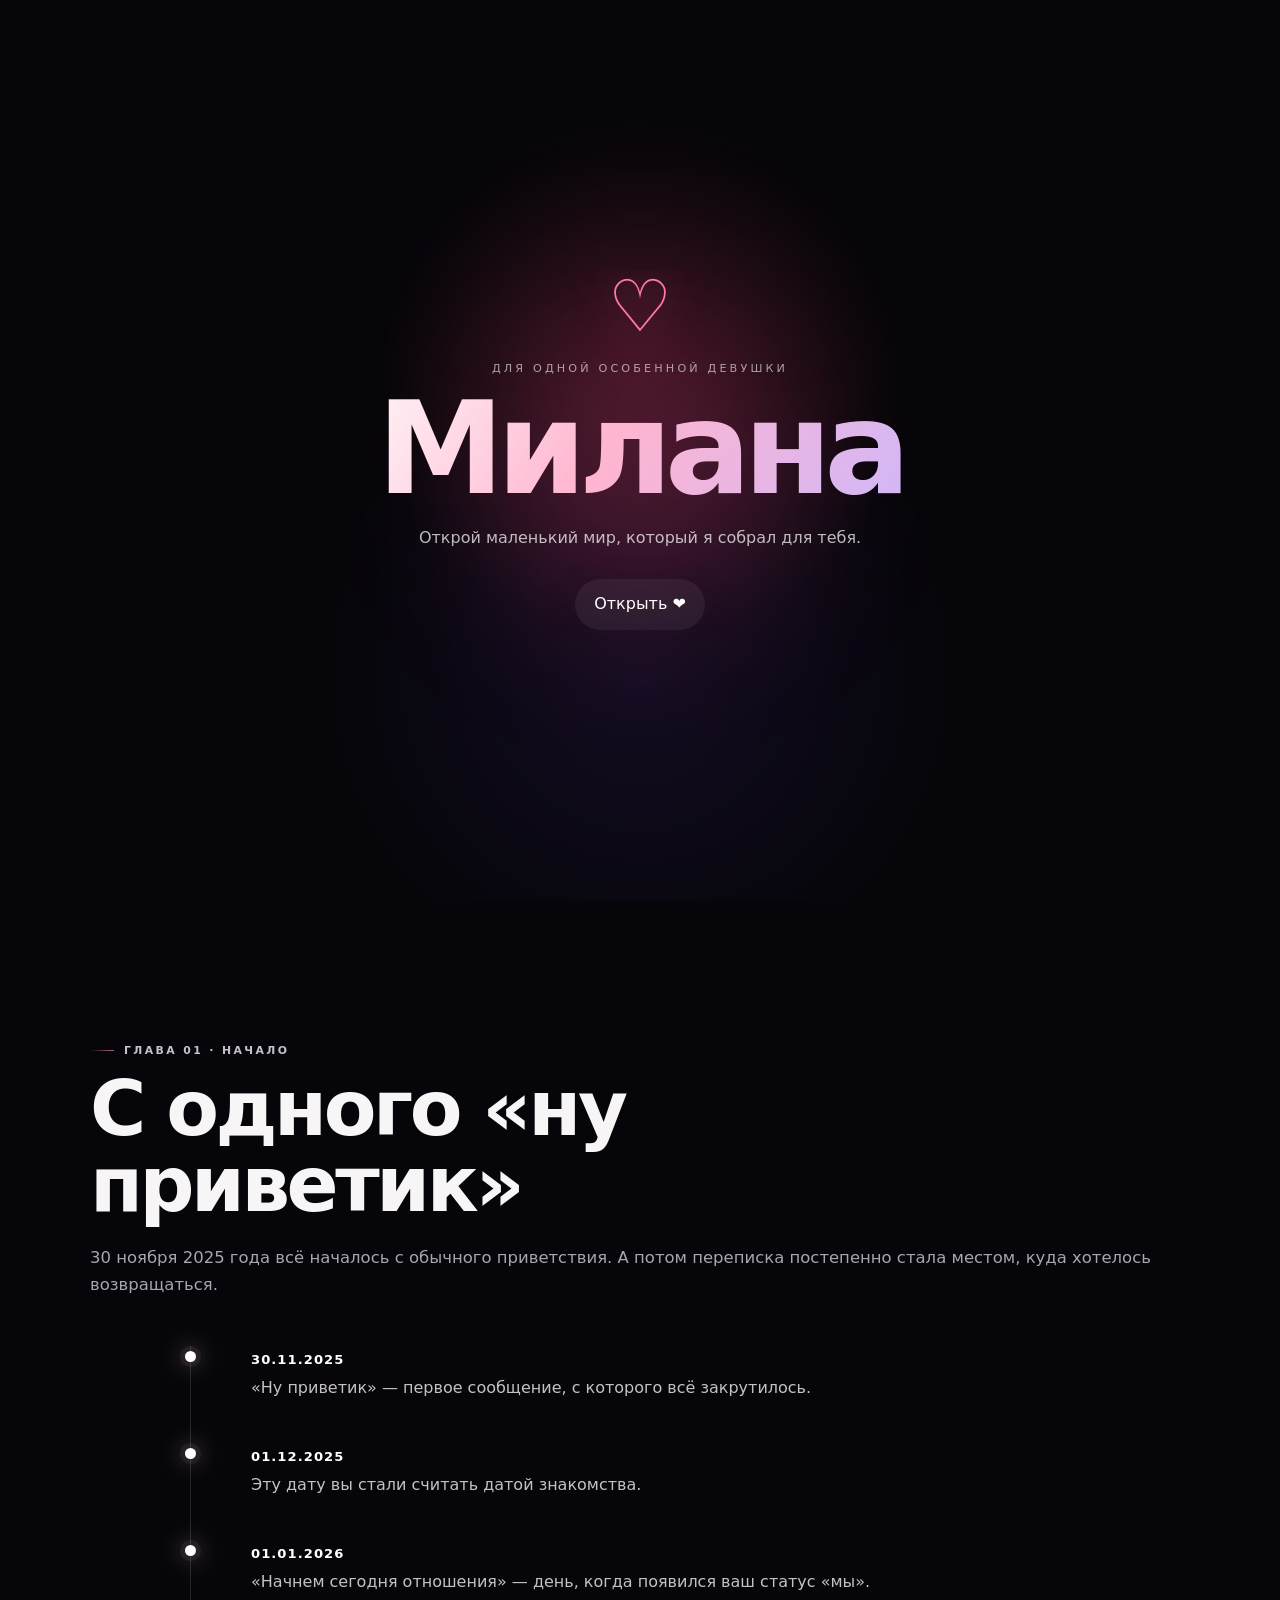
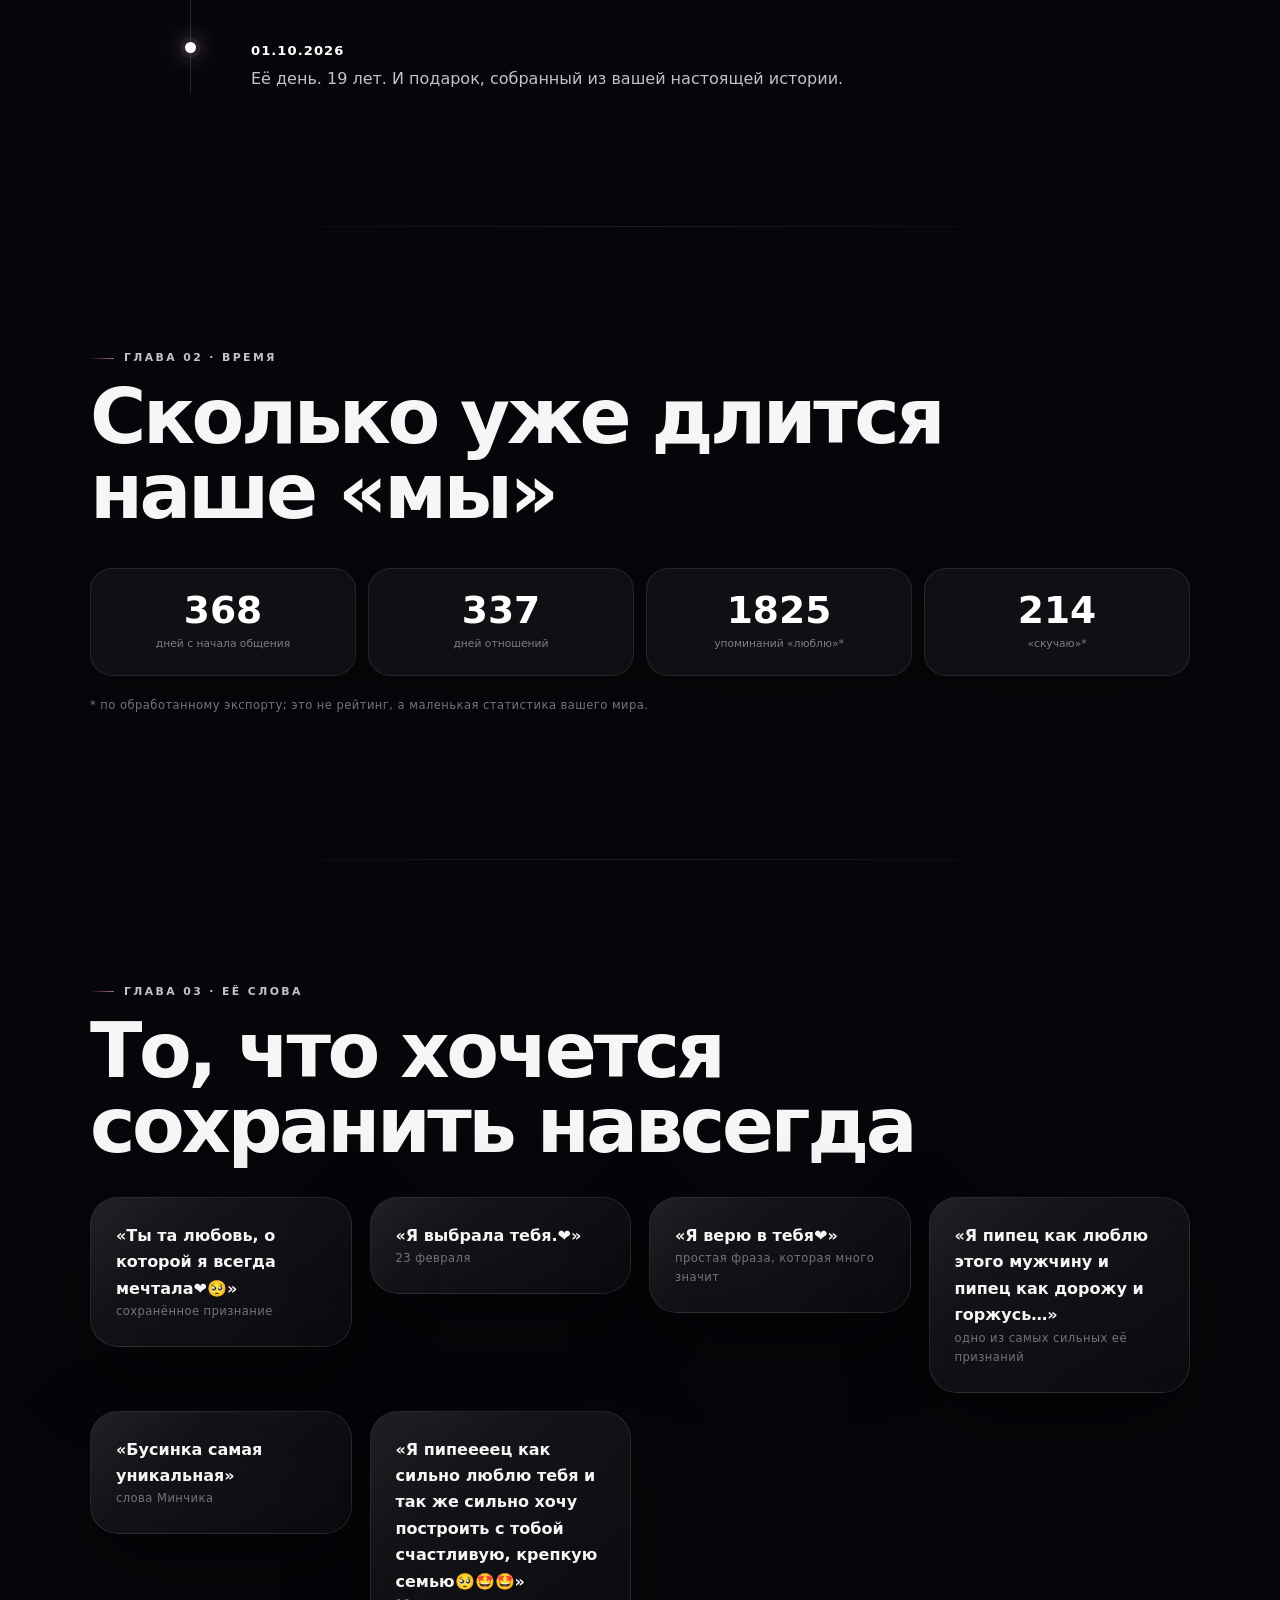
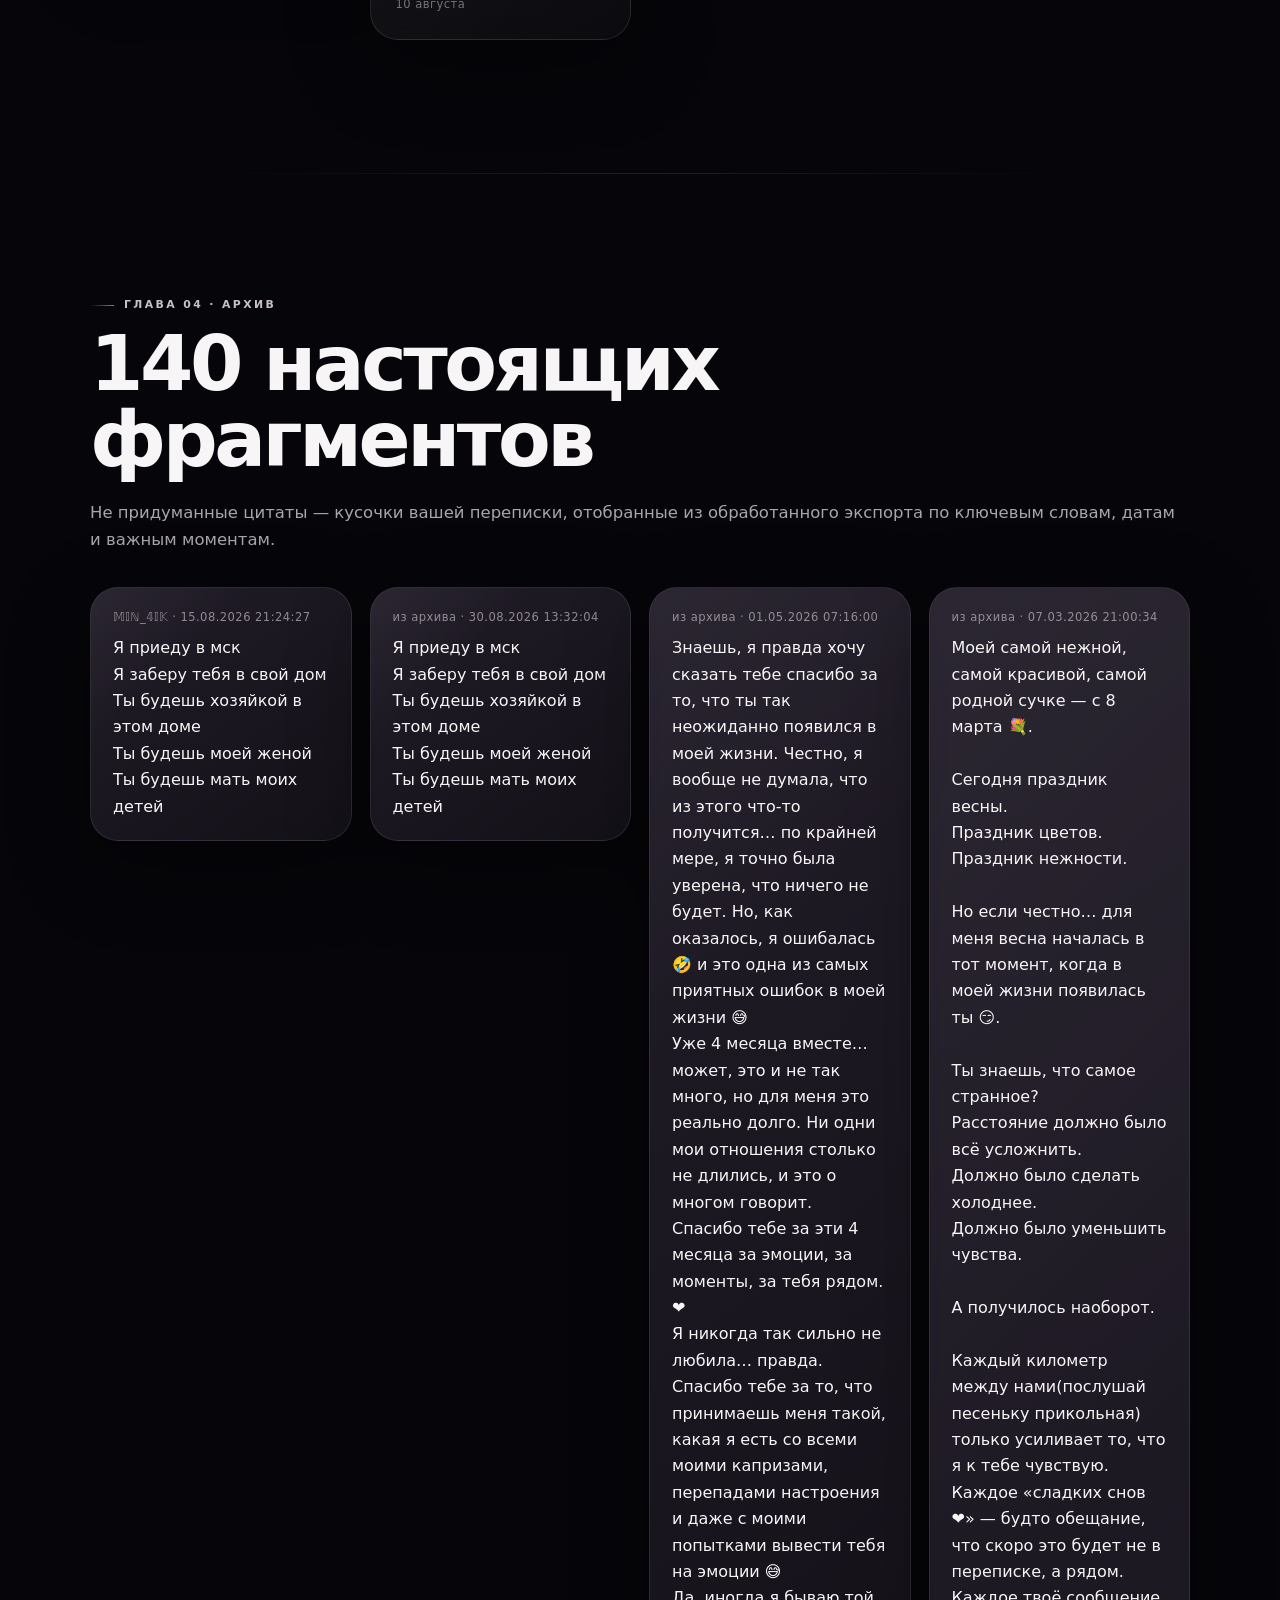
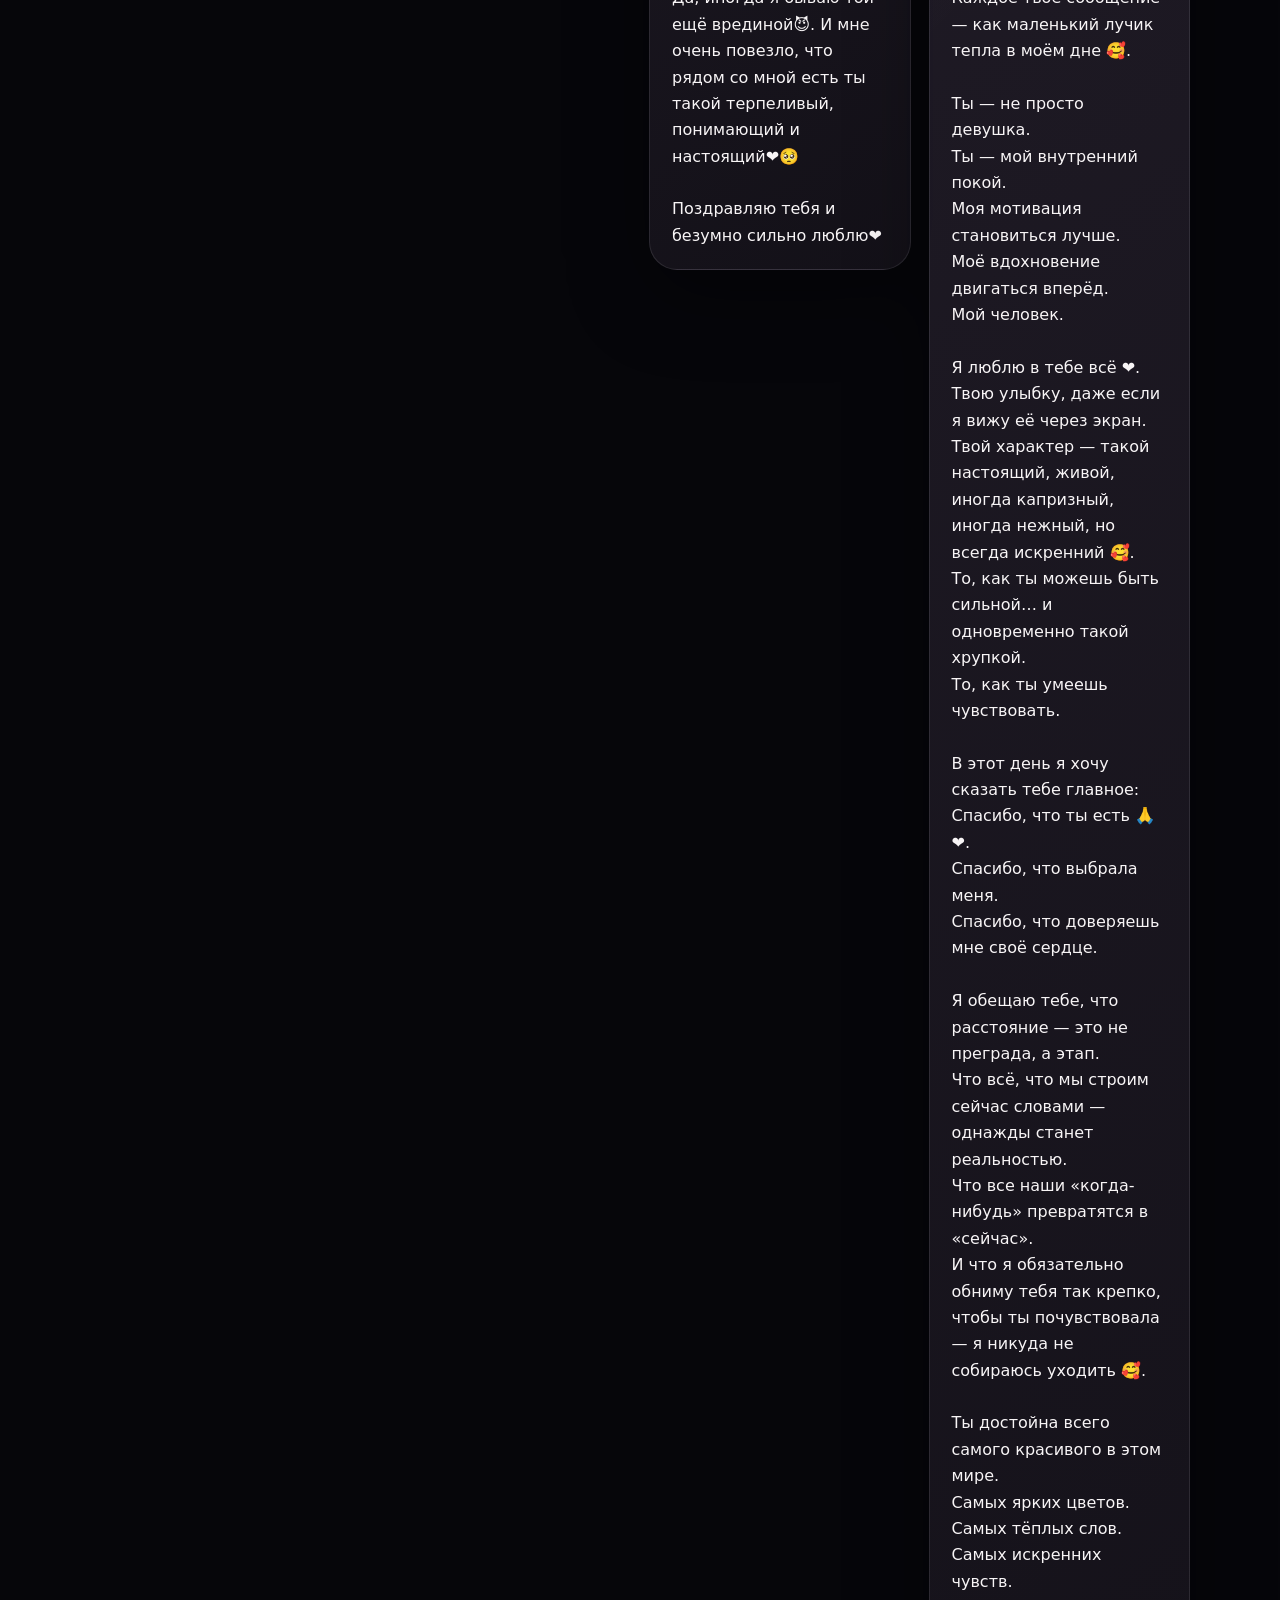
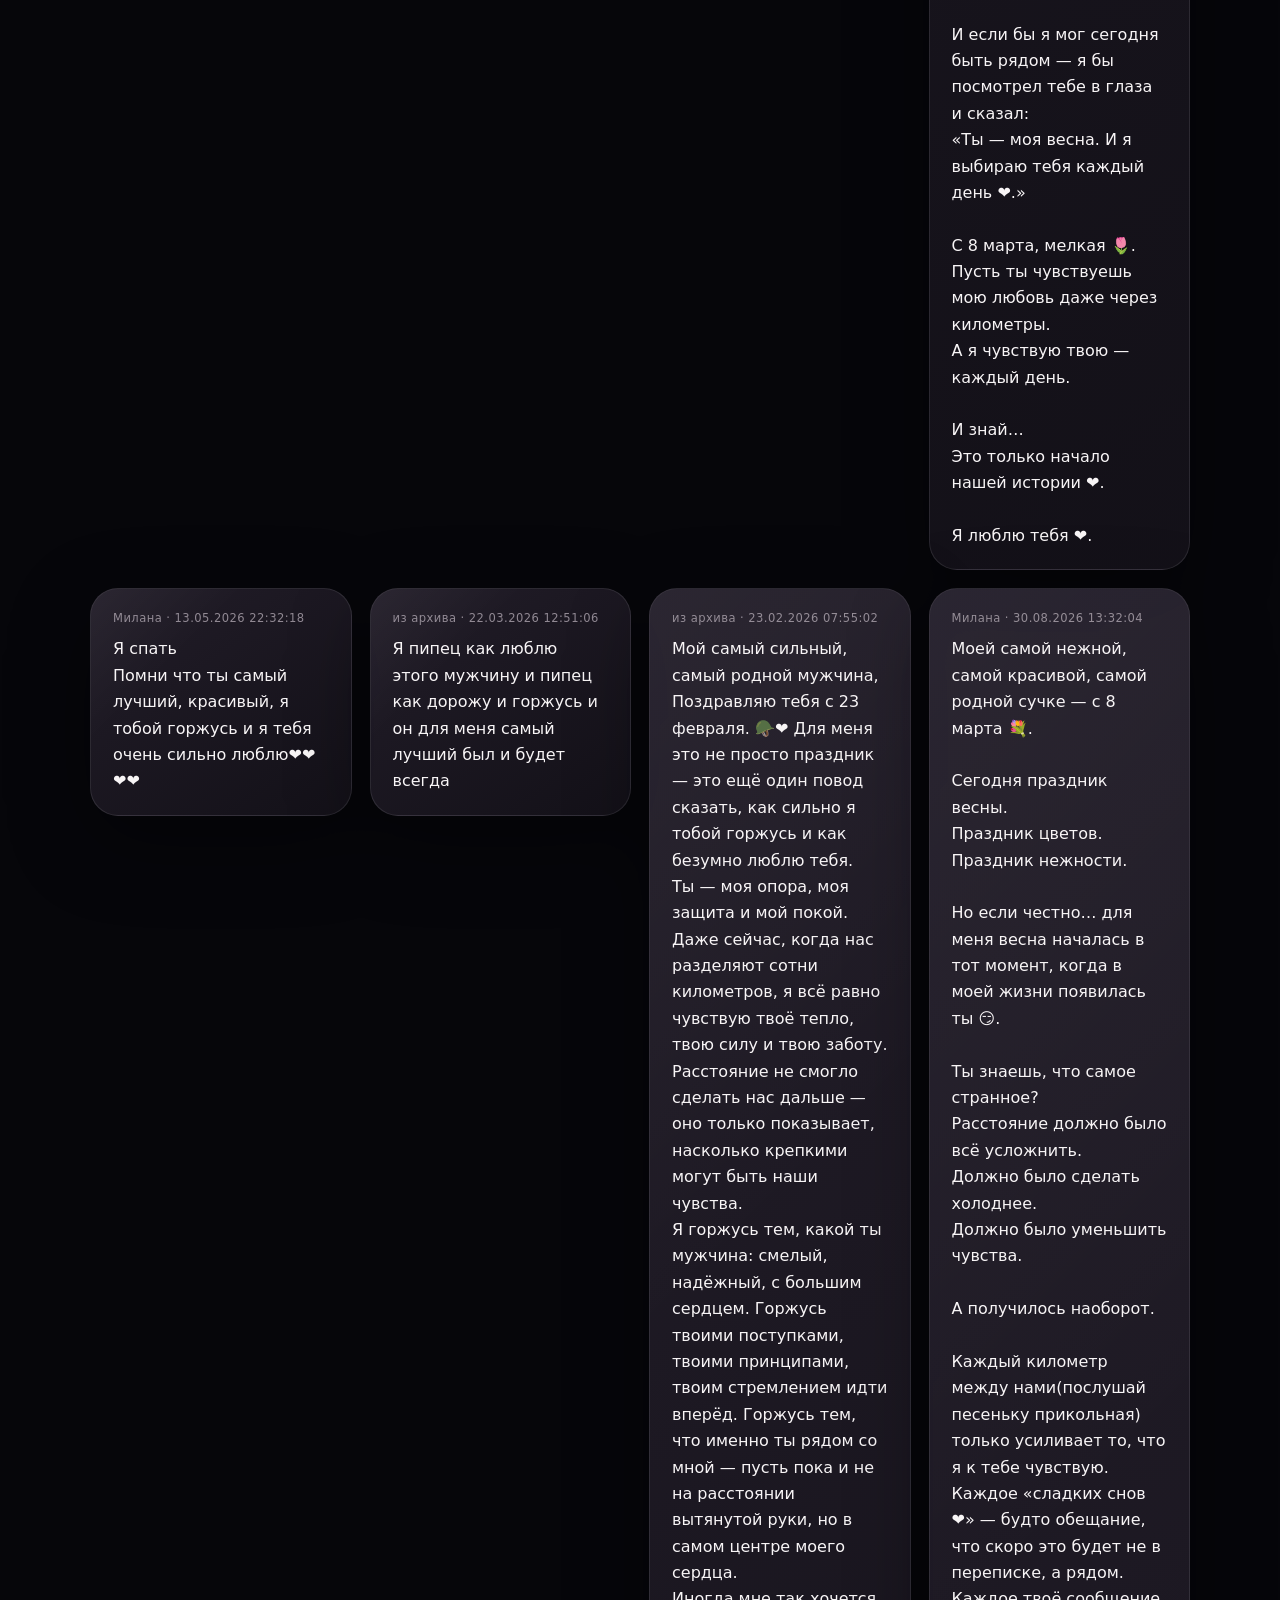
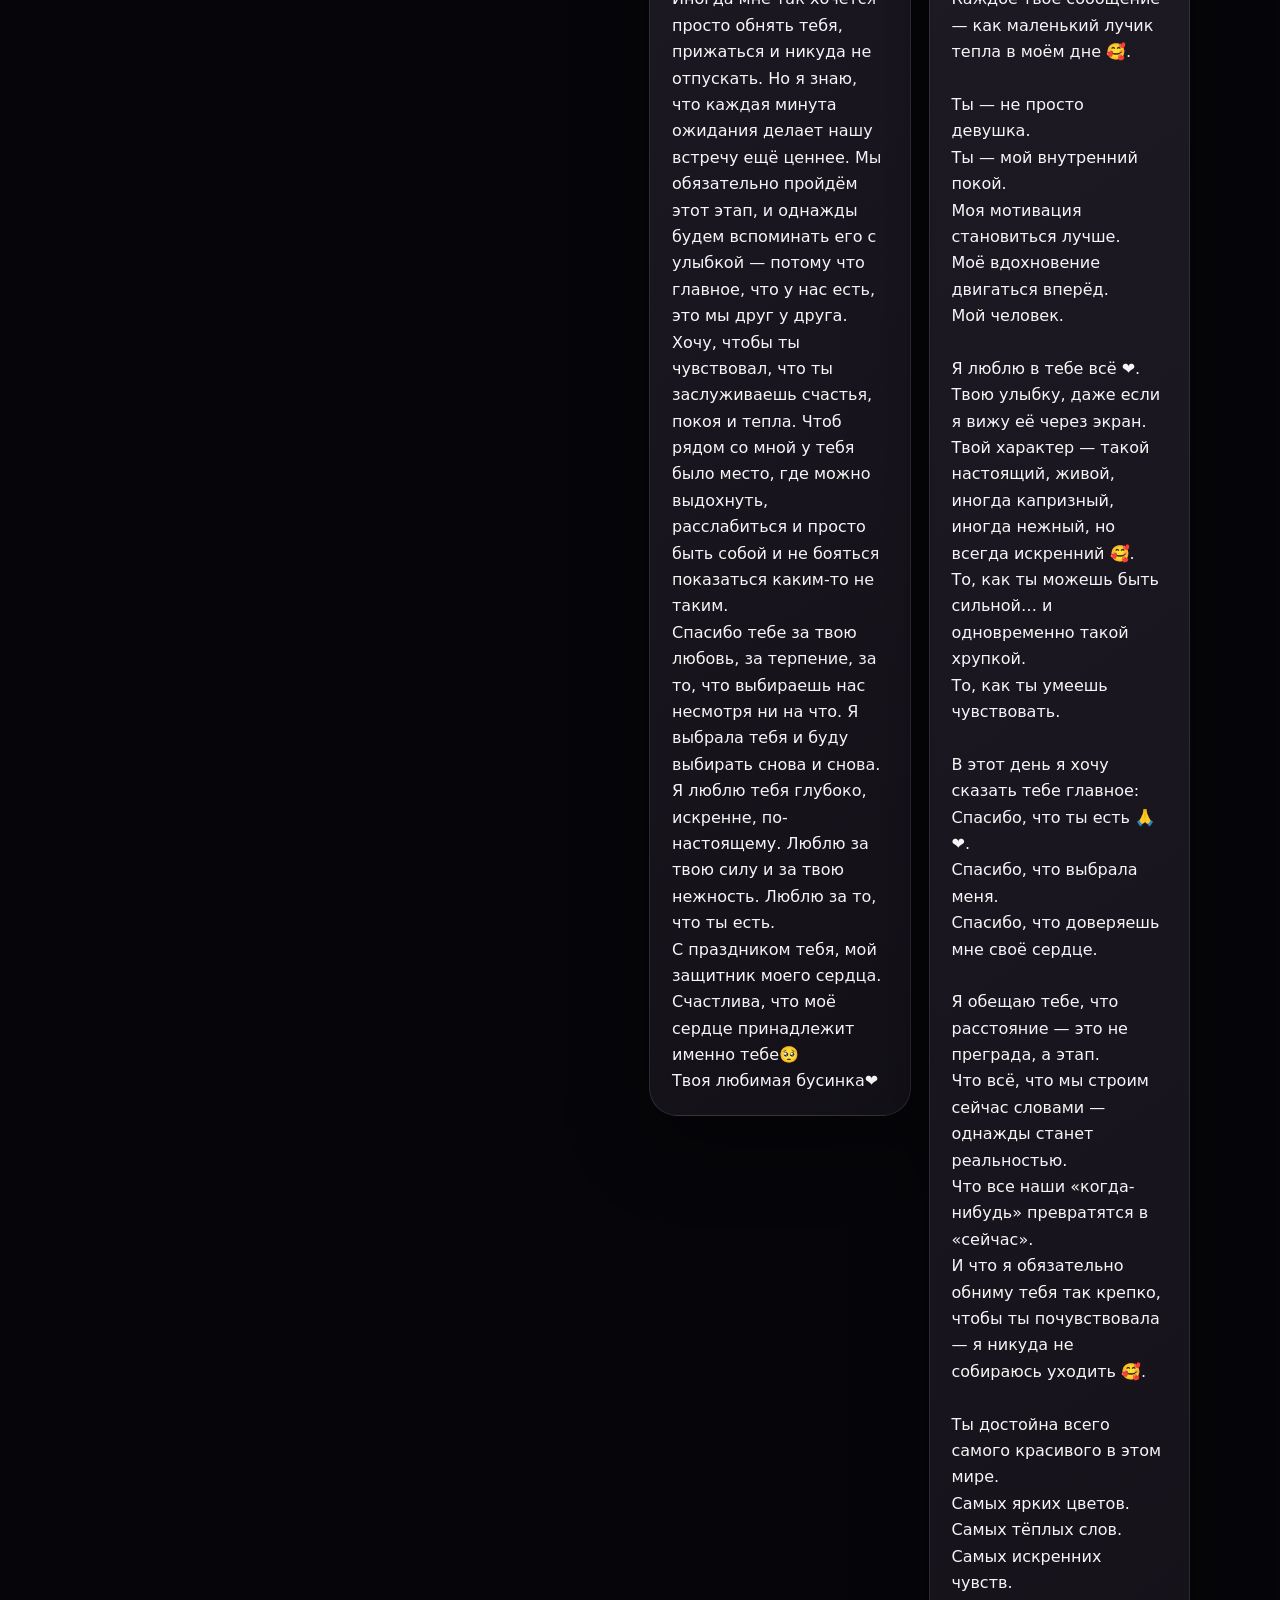
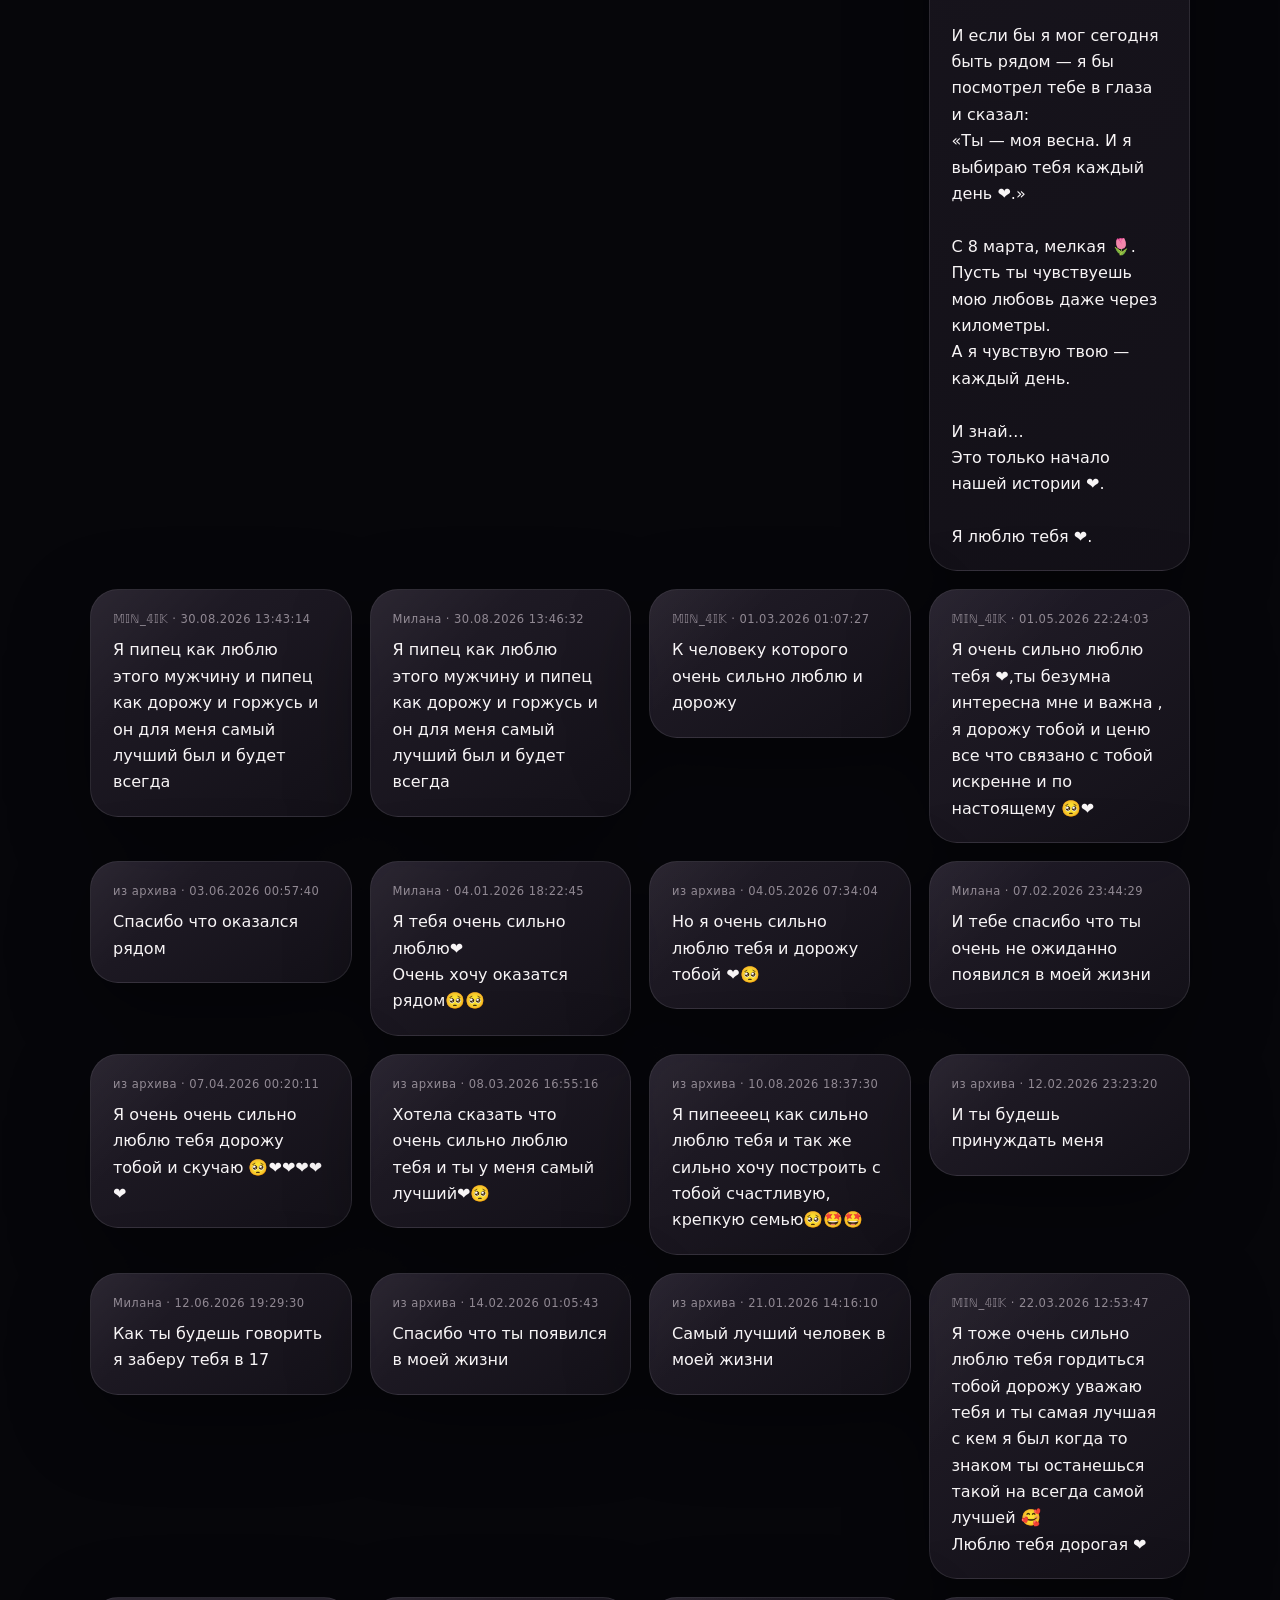
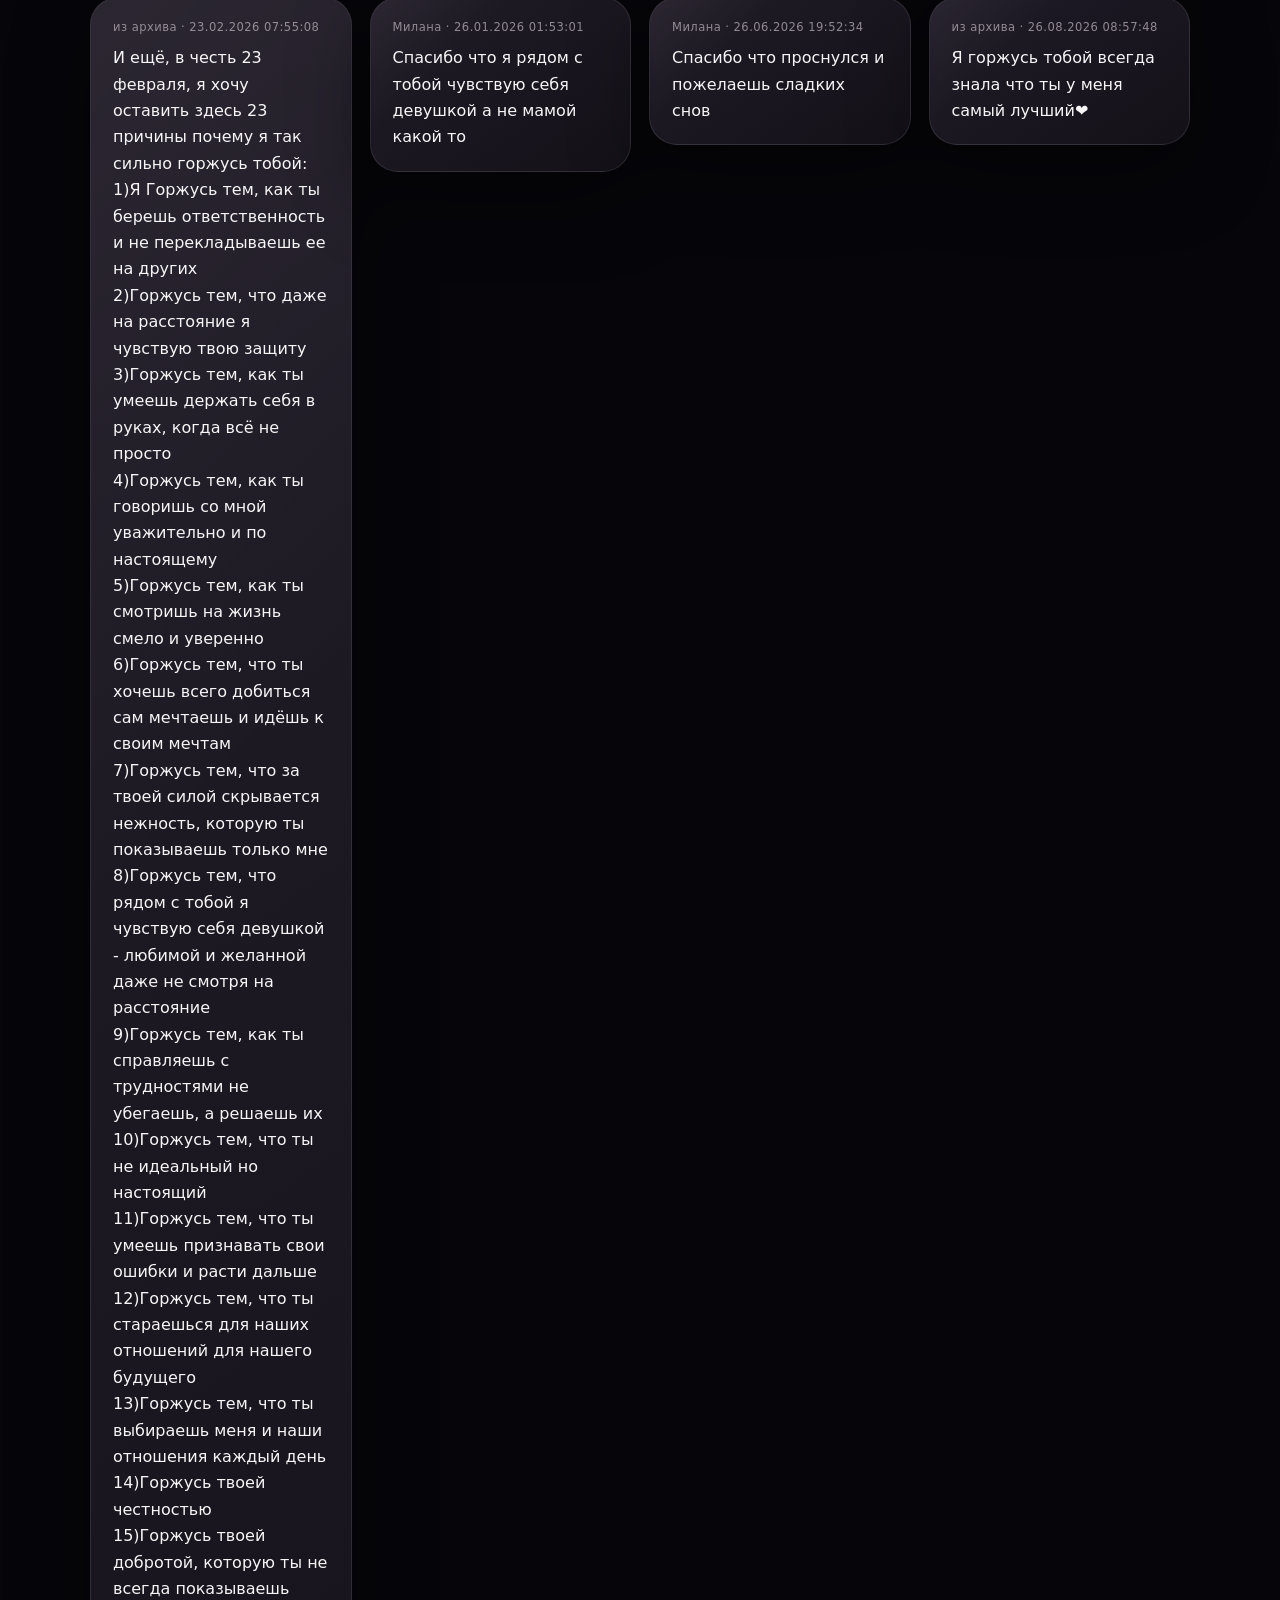
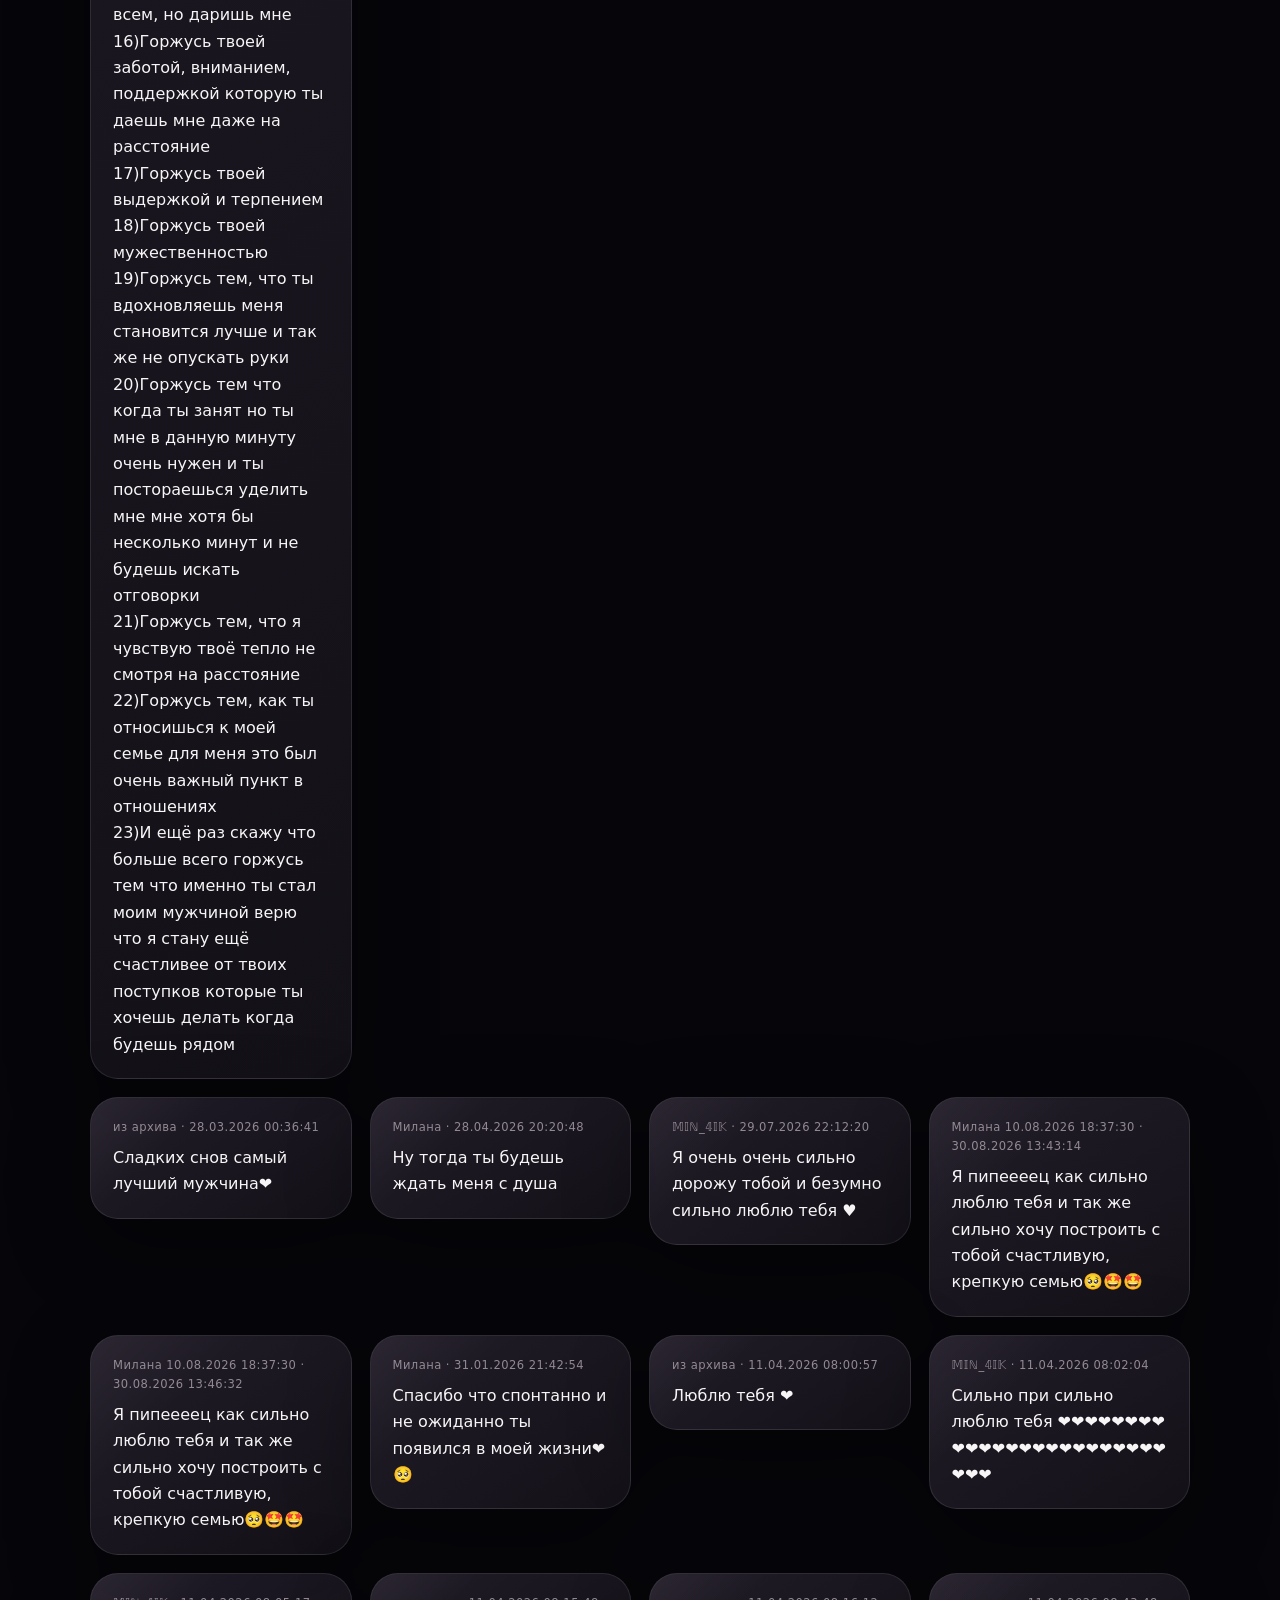
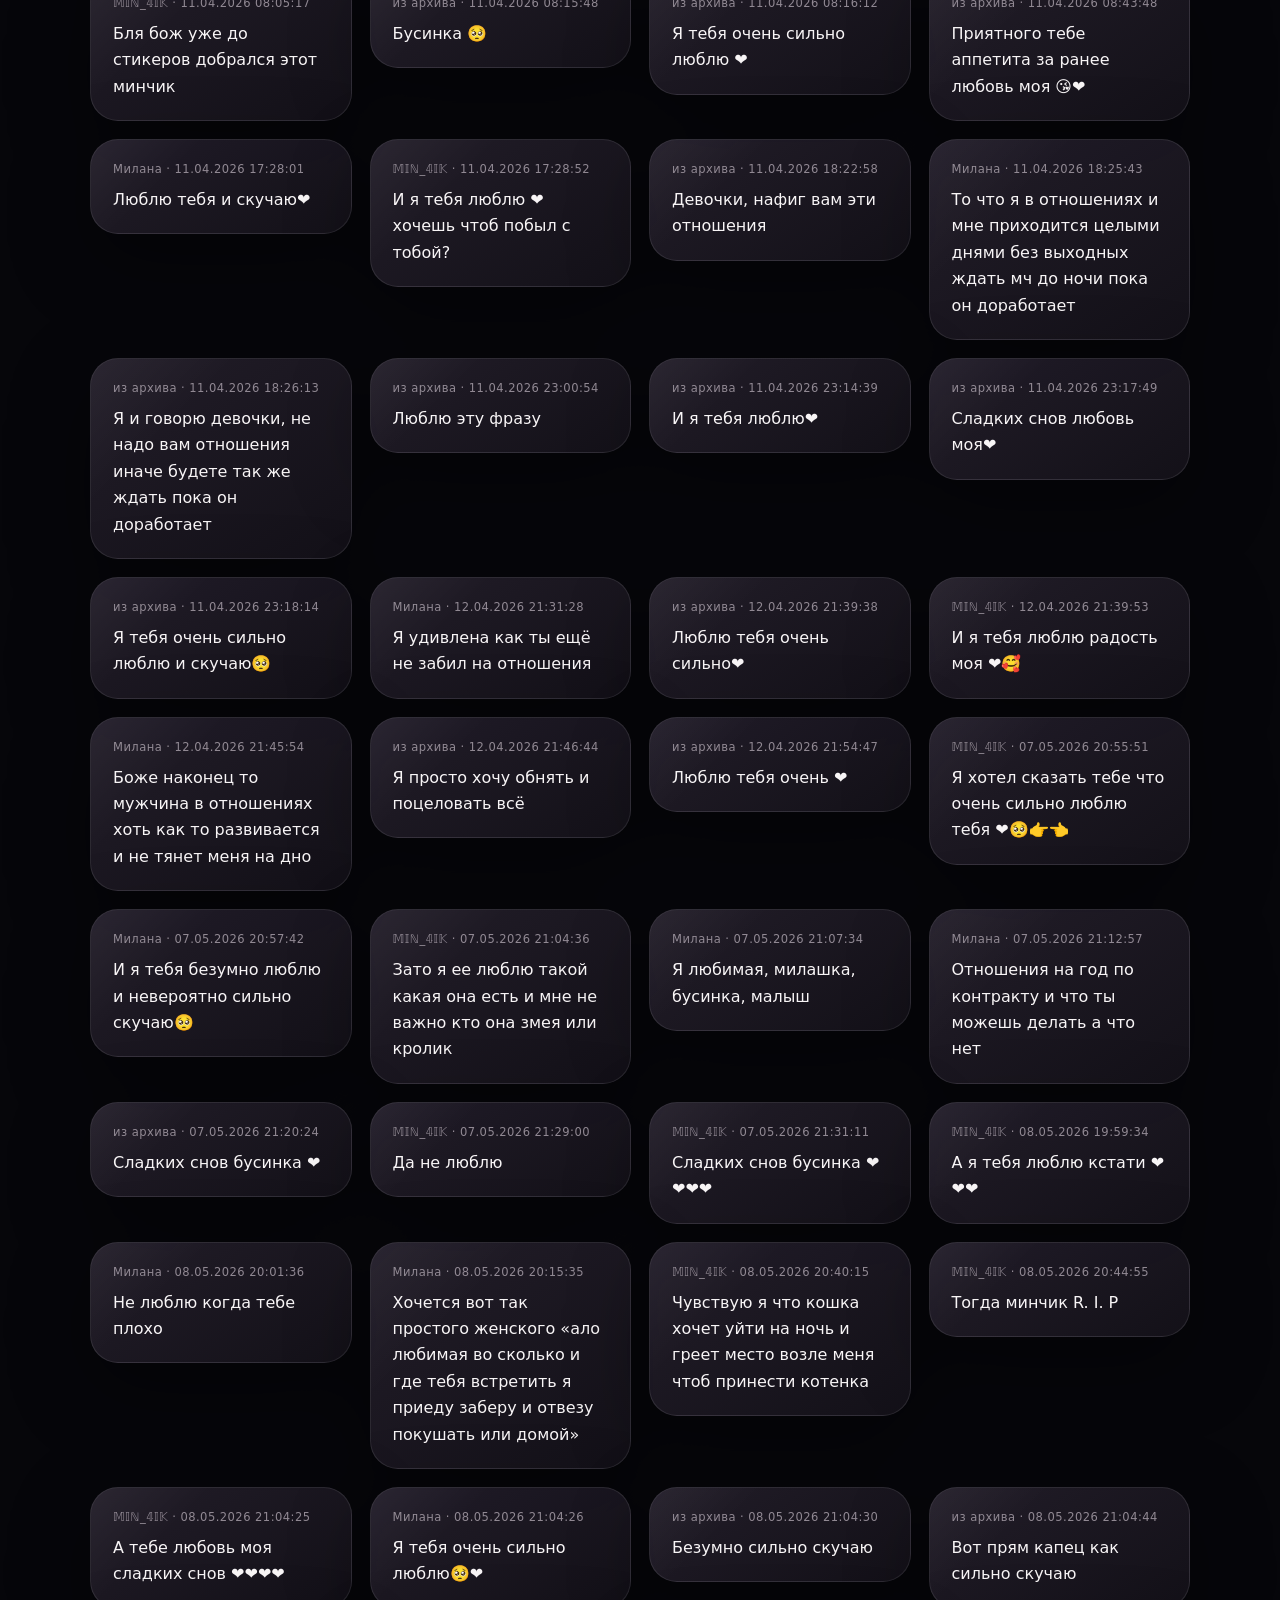
<file: index-fixed.html>
<!doctype html>
<html lang="ru">
<head>
<meta charset="utf-8">
<meta name="viewport" content="width=device-width,initial-scale=1,viewport-fit=cover">
<meta name="theme-color" content="#08080c">
<link rel="stylesheet" href="style.css">
<title>Милана · наш маленький мир</title>

<style id="heart-effect">
.heart-burst{position:fixed;inset:0;pointer-events:none;z-index:99999;overflow:hidden}
.heart-particle{position:absolute;left:50%;top:50%;opacity:0;transform:translate(-50%,-50%) scale(.35);font-size:24px;line-height:1;filter:drop-shadow(0 0 8px rgba(255,70,130,.95)) drop-shadow(0 0 18px rgba(255,30,100,.6));animation:heartFly 1.7s cubic-bezier(.15,.75,.2,1) forwards}
@keyframes heartFly{0%{opacity:0;transform:translate(-50%,-50%) scale(.35) rotate(0deg)}12%{opacity:1}70%{opacity:.95}100%{opacity:0;transform:translate(calc(-50% + var(--dx)),calc(-50% + var(--dy))) scale(var(--scale)) rotate(var(--rot))}}
</style>

<style id="responsive-fixes">
/* --- Stability + responsive fixes: visual design intentionally inherited --- */
*,*::before,*::after{box-sizing:border-box}
html{
  width:100%;
  max-width:100%;
  overflow-x:hidden;
  -webkit-text-size-adjust:100%;
  text-size-adjust:100%;
  scroll-behavior:smooth;
}
body{
  width:100%;
  max-width:100%;
  min-width:0;
  overflow-x:hidden;
  overscroll-behavior-x:none;
  -webkit-overflow-scrolling:touch;
}
img,video,canvas,svg{max-width:100%;height:auto}
button,a{touch-action:manipulation;-webkit-tap-highlight-color:transparent}
button{font:inherit}
p,h1,h2,h3,h4,.card,.quote,.event,.big,.finale-message,.finale-lead{
  overflow-wrap:anywhere;
  word-break:normal;
}
.wrap,.hero>div,.finale-content{
  width:min(100% - 32px, 1100px);
  max-width:100%;
  margin-left:auto;
  margin-right:auto;
}
.grid,.counter,.timeline{
  min-width:0;
}
.grid>*{
  min-width:0;
  max-width:100%;
}
.quote,.card,.event{
  min-width:0;
  overflow-wrap:anywhere;
}
.quote p,.card p,.lead,.meta,.big{
  max-width:100%;
}
.hero{
  overflow:hidden;
  isolation:isolate;
}
.floating-hearts,.heart-burst-layer{
  pointer-events:none!important;
}
.heart-burst-layer{
  position:fixed!important;
  inset:0!important;
  width:100vw!important;
  height:100dvh!important;
  overflow:hidden!important;
  z-index:99999!important;
}
.burst-heart{
  position:absolute;
  left:var(--x);
  top:var(--y);
  line-height:1;
  transform:translate(-50%,-50%) scale(.3);
  animation:burstHeartFly var(--duration) cubic-bezier(.15,.75,.2,1) forwards;
  will-change:transform,opacity;
  contain:layout paint;
}
@keyframes burstHeartFly{
  0%{opacity:0;transform:translate(-50%,-50%) scale(.3) rotate(0deg)}
  12%{opacity:1}
  100%{opacity:0;transform:translate(calc(-50% + var(--dx)),calc(-50% + var(--dy))) scale(var(--scale)) rotate(var(--rot))}
}
.finalespark,.finale-spark{will-change:transform,opacity}
@media (max-width:700px){
  html{scroll-padding-top:12px}
  .wrap,.hero>div,.finale-content{
    width:calc(100% - 28px);
  }
  .hero{
    min-height:100svh;
    min-height:100dvh;
  }
  .grid{
    grid-template-columns:minmax(0,1fr)!important;
  }
  .counter{
    grid-template-columns:repeat(2,minmax(0,1fr))!important;
  }
  .btn,.btns button,.btns a{
    max-width:100%;
  }
  .quote,.card,.event{
    overflow:hidden;
  }
  .quote p,.card p,.event,.big{
    font-size:clamp(.92rem,3.9vw,1.08rem);
  }
  .who{
    overflow-wrap:anywhere;
  }
  .reveal{
    transform:translate3d(0,18px,0);
  }
  .heart-burst-layer{
    contain:strict;
  }
}
@media (max-width:390px){
  .wrap,.hero>div,.finale-content{width:calc(100% - 22px)}
  .counter{grid-template-columns:minmax(0,1fr)!important}
}
@media (hover:none) and (pointer:coarse){
  /* Avoid accidental desktop-style parallax/hover work on touch devices. */
  .hero{transform:none!important}
}
@media (prefers-reduced-motion:reduce){
  html{scroll-behavior:auto}
  *,*::before,*::after{
    animation-duration:.01ms!important;
    animation-iteration-count:1!important;
    transition-duration:.01ms!important;
    scroll-behavior:auto!important;
  }
}
</style>

</head>
<body>
<div id="intro" class="intro" aria-label="Открытие сайта">
  <div class="intro-glow"></div>
  <div class="intro-content">
    <div class="intro-symbol">♡</div>
    <div class="intro-kicker">для одной особенной девушки</div>
    <h2>Милана</h2>
    <p>Открой маленький мир, который я собрал для тебя.</p>
    <button id="enterSite" class="btn intro-btn">Открыть ❤️</button>
  </div>
</div>
<div class="floating-hearts" aria-hidden="true"></div>
<header class="hero">
<div>
<div class="small">30.11.2025 → 01.10.2026</div>
<h1>Милана</h1>
<p>Не идеальная история. Не история из фильма. Наша история — из сообщений, приколов, ожидания, расстояния и сотен маленьких «люблю тебя».</p>
<div class="btns"><a class="btn" id="openStory" href="#story">Открыть нашу историю ↓</a></div>
</div>
</header>

<main id="story">
<section class="reveal"><div class="wrap">
<div class="eyebrow">Глава 01 · начало</div><h2>С одного «ну приветик»</h2>
<p class="lead">30 ноября 2025 года всё началось с обычного приветствия. А потом переписка постепенно стала местом, куда хотелось возвращаться.</p>
<div class="timeline">
<div class="event"><b>30.11.2025</b><br>«Ну приветик» — первое сообщение, с которого всё закрутилось.</div>
<div class="event"><b>01.12.2025</b><br>Эту дату вы стали считать датой знакомства.</div>
<div class="event"><b>01.01.2026</b><br>«Начнем сегодня отношения» — день, когда появился ваш статус «мы».</div>
<div class="event"><b>01.10.2026</b><br>Её день. 19 лет. И подарок, собранный из вашей настоящей истории.</div>
</div>
</div></section>

<section class="reveal"><div class="wrap">
<div class="eyebrow">Глава 02 · время</div><h2>Сколько уже длится наше «мы»</h2>
<div class="counter"><div class="unit"><b id="days">0</b><span>дней с начала общения</span></div><div class="unit"><b id="relDays">0</b><span>дней отношений</span></div><div class="unit"><b id="loveWords">1825</b><span>упоминаний «люблю»*</span></div><div class="unit"><b>214</b><span>«скучаю»*</span></div></div>
<p class="meta">* по обработанному экспорту; это не рейтинг, а маленькая статистика вашего мира.</p>
</div></section>

<section class="reveal"><div class="wrap">
<div class="eyebrow">Глава 03 · её слова</div><h2>То, что хочется сохранить навсегда</h2>
<div class="grid">
<div class="card"><b>«Ты та любовь, о которой я всегда мечтала❤️🥺»</b><p class="meta">сохранённое признание</p></div>
<div class="card"><b>«Я выбрала тебя.❤️»</b><p class="meta">23 февраля</p></div>
<div class="card"><b>«Я верю в тебя❤️»</b><p class="meta">простая фраза, которая много значит</p></div>
<div class="card"><b>«Я пипец как люблю этого мужчину и пипец как дорожу и горжусь…»</b><p class="meta">одно из самых сильных её признаний</p></div>
<div class="card"><b>«Бусинка самая уникальная»</b><p class="meta">слова Минчика</p></div>
<div class="card"><b>«Я пипеееец как сильно люблю тебя и так же сильно хочу построить с тобой счастливую, крепкую семью🥺🤩🤩»</b><p class="meta">10 августа</p></div>
</div>
</div></section>

<section class="reveal"><div class="wrap">
<div class="eyebrow">Глава 04 · архив</div><h2>140 настоящих фрагментов</h2>
<p class="lead">Не придуманные цитаты — кусочки вашей переписки, отобранные из обработанного экспорта по ключевым словам, датам и важным моментам.</p>
<div class="grid"><article class="quote"><div class="who">𝕄𝕀ℕ_𝟜𝕀𝕂 · 15.08.2026 21:24:27</div><p>Я приеду в мск <br>Я заберу тебя в свой дом <br>Ты будешь хозяйкой в этом доме<br>Ты будешь моей женой<br>Ты будешь мать моих детей</p></article>
<article class="quote"><div class="who">из архива · 30.08.2026 13:32:04</div><p>Я приеду в мск <br>Я заберу тебя в свой дом <br>Ты будешь хозяйкой в этом доме<br>Ты будешь моей женой<br>Ты будешь мать моих детей</p></article>
<article class="quote"><div class="who">из архива · 01.05.2026 07:16:00</div><p>Знаешь, я правда хочу сказать тебе спасибо за то, что ты так неожиданно появился в моей жизни. Честно, я вообще не думала, что из этого что-то получится… по крайней мере, я точно была уверена, что ничего не будет. Но, как оказалось, я ошибалась🤣 и это одна из самых приятных ошибок в моей жизни 😅 <br>Уже 4 месяца вместе… может, это и не так много, но для меня это реально долго. Ни одни мои отношения столько не длились, и это о многом говорит.<br>Спасибо тебе за эти 4 месяца за эмоции, за моменты, за тебя рядом.❤️ <br>Я никогда так сильно не любила… правда. Спасибо тебе за то, что принимаешь меня такой, какая я есть со всеми моими капризами, перепадами настроения и даже с моими попытками вывести тебя на эмоции 😅 <br>Да, иногда я бываю той ещё врединой😈. И мне очень повезло, что рядом со мной есть ты такой терпеливый, понимающий и настоящий❤️🥺<br><br>Поздравляю тебя и безумно сильно люблю❤️</p></article>
<article class="quote"><div class="who">из архива · 07.03.2026 21:00:34</div><p>Моей самой нежной, самой красивой, самой родной сучке — с 8 марта 💐. <br><br>Сегодня праздник весны.<br>Праздник цветов.<br>Праздник нежности.<br><br>Но если честно… для меня весна началась в тот момент, когда в моей жизни появилась ты 😏. <br><br>Ты знаешь, что самое странное?<br>Расстояние должно было всё усложнить.<br>Должно было сделать холоднее.<br>Должно было уменьшить чувства.<br><br>А получилось наоборот.<br><br>Каждый километр между нами(послушай песеньку прикольная) только усиливает то, что я к тебе чувствую.<br>Каждое «сладких снов❤» — будто обещание, что скоро это будет не в переписке, а рядом.<br>Каждое твоё сообщение — как маленький лучик тепла в моём дне 🥰. <br><br>Ты — не просто девушка.<br>Ты — мой внутренний покой.<br>Моя мотивация становиться лучше.<br>Моё вдохновение двигаться вперёд.<br>Мой человек.<br><br>Я люблю в тебе всё ❤. <br>Твою улыбку, даже если я вижу её через экран.<br>Твой характер — такой настоящий, живой, иногда капризный, иногда нежный, но всегда искренний  🥰. <br>То, как ты можешь быть сильной… и одновременно такой хрупкой.<br>То, как ты умеешь чувствовать.<br><br>В этот день я хочу сказать тебе главное:<br>Спасибо, что ты есть 🙏❤. <br>Спасибо, что выбрала меня.<br>Спасибо, что доверяешь мне своё сердце.<br><br>Я обещаю тебе, что расстояние — это не преграда, а этап.<br>Что всё, что мы строим сейчас словами — однажды станет реальностью.<br>Что все наши «когда-нибудь» превратятся в «сейчас».<br>И что я обязательно обниму тебя так крепко, чтобы ты почувствовала — я никуда не собираюсь уходить 🥰. <br><br>Ты достойна всего самого красивого в этом мире.<br>Самых ярких цветов.<br>Самых тёплых слов.<br>Самых искренних чувств.<br><br>И если бы я мог сегодня быть рядом — я бы посмотрел тебе в глаза и сказал:<br>«Ты — моя весна. И я выбираю тебя каждый день ❤.»<br><br>С 8 марта, мелкая 🌷. <br>Пусть ты чувствуешь мою любовь даже через километры.<br>А я чувствую твою — каждый день.<br><br>И знай…<br>Это только начало нашей истории ❤️. <br> <br>Я люблю тебя ❤.</p></article>
<article class="quote"><div class="who">Милана · 13.05.2026 22:32:18</div><p>Я спать<br>Помни что ты самый лучший, красивый, я тобой горжусь и я тебя очень сильно люблю❤️❤️❤️❤️</p></article>
<article class="quote"><div class="who">из архива · 22.03.2026 12:51:06</div><p>Я пипец как люблю этого мужчину и пипец как дорожу и горжусь и он для меня самый лучший был и будет всегда</p></article>
<article class="quote"><div class="who">из архива · 23.02.2026 07:55:02</div><p>Мой самый сильный, самый родной мужчина,<br>Поздравляю тебя с 23 февраля. 🪖❤️ Для меня это не просто праздник — это ещё один повод сказать, как сильно я тобой горжусь и как безумно люблю тебя.<br>Ты — моя опора, моя защита и мой покой. Даже сейчас, когда нас разделяют сотни километров, я всё равно чувствую твоё тепло, твою силу и твою заботу. Расстояние не смогло сделать нас дальше — оно только показывает, насколько крепкими могут быть наши чувства.<br>Я горжусь тем, какой ты мужчина: смелый, надёжный, с большим сердцем. Горжусь твоими поступками, твоими принципами, твоим стремлением идти вперёд. Горжусь тем, что именно ты рядом со мной — пусть пока и не на расстоянии вытянутой руки, но в самом центре моего сердца.<br>Иногда мне так хочется просто обнять тебя, прижаться и никуда не отпускать. Но я знаю, что каждая минута ожидания делает нашу встречу ещё ценнее. Мы обязательно пройдём этот этап, и однажды будем вспоминать его с улыбкой — потому что главное, что у нас есть, это мы друг у друга. Хочу, чтобы ты чувствовал, что ты заслуживаешь счастья, покоя и тепла. Чтоб рядом со мной у тебя было место, где можно выдохнуть, расслабиться и просто быть собой и не бояться показаться каким-то не таким.<br>Спасибо тебе за твою любовь, за терпение, за то, что выбираешь нас несмотря ни на что. Я выбрала тебя и буду выбирать снова и снова. Я люблю тебя глубоко, искренне, по-настоящему. Люблю за твою силу и за твою нежность. Люблю за то, что ты есть.<br>С праздником тебя, мой защитник моего сердца. Счастлива, что моё сердце принадлежит именно тебе🥺<br>Твоя любимая бусинка❤️</p></article>
<article class="quote"><div class="who">Милана · 30.08.2026 13:32:04</div><p>Моей самой нежной, самой красивой, самой родной сучке — с 8 марта 💐. <br><br>Сегодня праздник весны.<br>Праздник цветов.<br>Праздник нежности.<br><br>Но если честно… для меня весна началась в тот момент, когда в моей жизни появилась ты 😏. <br><br>Ты знаешь, что самое странное?<br>Расстояние должно было всё усложнить.<br>Должно было сделать холоднее.<br>Должно было уменьшить чувства.<br><br>А получилось наоборот.<br><br>Каждый километр между нами(послушай песеньку прикольная) только усиливает то, что я к тебе чувствую.<br>Каждое «сладких снов❤» — будто обещание, что скоро это будет не в переписке, а рядом.<br>Каждое твоё сообщение — как маленький лучик тепла в моём дне 🥰. <br><br>Ты — не просто девушка.<br>Ты — мой внутренний покой.<br>Моя мотивация становиться лучше.<br>Моё вдохновение двигаться вперёд.<br>Мой человек.<br><br>Я люблю в тебе всё ❤. <br>Твою улыбку, даже если я вижу её через экран.<br>Твой характер — такой настоящий, живой, иногда капризный, иногда нежный, но всегда искренний  🥰. <br>То, как ты можешь быть сильной… и одновременно такой хрупкой.<br>То, как ты умеешь чувствовать.<br><br>В этот день я хочу сказать тебе главное:<br>Спасибо, что ты есть 🙏❤. <br>Спасибо, что выбрала меня.<br>Спасибо, что доверяешь мне своё сердце.<br><br>Я обещаю тебе, что расстояние — это не преграда, а этап.<br>Что всё, что мы строим сейчас словами — однажды станет реальностью.<br>Что все наши «когда-нибудь» превратятся в «сейчас».<br>И что я обязательно обниму тебя так крепко, чтобы ты почувствовала — я никуда не собираюсь уходить 🥰. <br><br>Ты достойна всего самого красивого в этом мире.<br>Самых ярких цветов.<br>Самых тёплых слов.<br>Самых искренних чувств.<br><br>И если бы я мог сегодня быть рядом — я бы посмотрел тебе в глаза и сказал:<br>«Ты — моя весна. И я выбираю тебя каждый день ❤.»<br><br>С 8 марта, мелкая 🌷. <br>Пусть ты чувствуешь мою любовь даже через километры.<br>А я чувствую твою — каждый день.<br><br>И знай…<br>Это только начало нашей истории ❤️. <br> <br>Я люблю тебя ❤.</p></article>
<article class="quote"><div class="who">𝕄𝕀ℕ_𝟜𝕀𝕂 · 30.08.2026 13:43:14</div><p>Я пипец как люблю этого мужчину и пипец как дорожу и горжусь и он для меня самый лучший был и будет всегда</p></article>
<article class="quote"><div class="who">Милана · 30.08.2026 13:46:32</div><p>Я пипец как люблю этого мужчину и пипец как дорожу и горжусь и он для меня самый лучший был и будет всегда</p></article>
<article class="quote"><div class="who">𝕄𝕀ℕ_𝟜𝕀𝕂 · 01.03.2026 01:07:27</div><p>К человеку которого очень сильно люблю и дорожу</p></article>
<article class="quote"><div class="who">𝕄𝕀ℕ_𝟜𝕀𝕂 · 01.05.2026 22:24:03</div><p>Я очень сильно люблю тебя ❤️,ты безумна интересна мне и важна , я дорожу тобой и ценю все что связано с тобой искренне и по настоящему 🥺❤️</p></article>
<article class="quote"><div class="who">из архива · 03.06.2026 00:57:40</div><p>Спасибо что оказался рядом</p></article>
<article class="quote"><div class="who">Милана · 04.01.2026 18:22:45</div><p>Я тебя очень сильно люблю❤️<br>Очень хочу оказатся рядом🥺🥺</p></article>
<article class="quote"><div class="who">из архива · 04.05.2026 07:34:04</div><p>Но я очень сильно люблю тебя и дорожу тобой ❤️🥺</p></article>
<article class="quote"><div class="who">Милана · 07.02.2026 23:44:29</div><p>И тебе спасибо что ты очень не ожиданно появился в моей жизни</p></article>
<article class="quote"><div class="who">из архива · 07.04.2026 00:20:11</div><p>Я очень очень сильно люблю тебя дорожу тобой и скучаю 🥺❤❤❤❤❤</p></article>
<article class="quote"><div class="who">из архива · 08.03.2026 16:55:16</div><p>Хотела сказать что очень сильно люблю тебя и ты у меня самый лучший❤️🥺</p></article>
<article class="quote"><div class="who">из архива · 10.08.2026 18:37:30</div><p>Я пипеееец как сильно люблю тебя и так же сильно хочу построить с тобой счастливую, крепкую семью🥺🤩🤩</p></article>
<article class="quote"><div class="who">из архива · 12.02.2026 23:23:20</div><p>И ты будешь принуждать меня</p></article>
<article class="quote"><div class="who">Милана · 12.06.2026 19:29:30</div><p>Как ты будешь говорить я заберу тебя в 17</p></article>
<article class="quote"><div class="who">из архива · 14.02.2026 01:05:43</div><p>Спасибо что ты появился в моей жизни</p></article>
<article class="quote"><div class="who">из архива · 21.01.2026 14:16:10</div><p>Самый лучший человек в моей жизни</p></article>
<article class="quote"><div class="who">𝕄𝕀ℕ_𝟜𝕀𝕂 · 22.03.2026 12:53:47</div><p>Я тоже очень сильно люблю тебя гордиться тобой  дорожу  уважаю тебя  и ты самая лучшая с кем я был когда то знаком  ты останешься такой на всегда самой лучшей 🥰 <br>Люблю тебя дорогая ❤</p></article>
<article class="quote"><div class="who">из архива · 23.02.2026 07:55:08</div><p>И ещё, в честь 23 февраля, я хочу оставить здесь 23 причины почему я так сильно горжусь тобой:<br>1)Я Горжусь тем, как ты берешь ответственность и не перекладываешь ее на других<br>2)Горжусь тем, что даже на расстояние я чувствую твою защиту <br>3)Горжусь тем, как ты умеешь держать себя в руках, когда всё не просто <br>4)Горжусь тем, как ты говоришь со мной уважительно и по настоящему <br>5)Горжусь тем, как ты смотришь на жизнь смело и уверенно<br>6)Горжусь тем, что ты хочешь всего добиться сам мечтаешь и идёшь к своим мечтам <br>7)Горжусь тем, что за твоей силой скрывается нежность, которую ты показываешь только мне<br>8)Горжусь тем, что рядом с тобой я чувствую себя девушкой - любимой и желанной даже не смотря на расстояние<br>9)Горжусь тем, как ты справляешь с трудностями не убегаешь, а решаешь их<br>10)Горжусь тем, что ты не идеальный но настоящий<br>11)Горжусь тем, что ты умеешь признавать свои ошибки и расти дальше<br>12)Горжусь тем, что ты стараешься для наших отношений для нашего будущего <br>13)Горжусь тем, что ты выбираешь меня и наши отношения каждый день <br>14)Горжусь твоей честностью<br>15)Горжусь твоей добротой, которую ты не всегда показываешь всем, но даришь мне<br>16)Горжусь твоей заботой, вниманием, поддержкой которую ты даешь мне даже на расстояние<br>17)Горжусь твоей выдержкой и терпением<br>18)Горжусь твоей мужественностью<br>19)Горжусь тем, что ты вдохновляешь меня становится лучше и так же не опускать руки<br>20)Горжусь тем что когда ты занят но ты мне в данную минуту очень нужен и ты постораешься уделить мне мне хотя бы несколько минут и не будешь искать отговорки <br>21)Горжусь тем, что я чувствую твоё тепло не смотря на расстояние <br>22)Горжусь тем, как ты относишься к моей семье для меня это был очень важный пункт в отношениях<br>23)И ещё раз скажу что больше всего горжусь тем что именно ты стал моим мужчиной верю что я стану ещё счастливее от твоих поступков которые ты хочешь делать когда будешь рядом</p></article>
<article class="quote"><div class="who">Милана · 26.01.2026 01:53:01</div><p>Спасибо что я рядом с тобой чувствую себя девушкой а не мамой какой то</p></article>
<article class="quote"><div class="who">Милана · 26.06.2026 19:52:34</div><p>Спасибо что проснулся и пожелаешь сладких снов</p></article>
<article class="quote"><div class="who">из архива · 26.08.2026 08:57:48</div><p>Я горжусь тобой всегда знала что ты у меня самый лучший❤️</p></article>
<article class="quote"><div class="who">из архива · 28.03.2026 00:36:41</div><p>Сладких снов самый лучший мужчина❤️</p></article>
<article class="quote"><div class="who">Милана · 28.04.2026 20:20:48</div><p>Ну тогда ты будешь ждать меня с душа</p></article>
<article class="quote"><div class="who">𝕄𝕀ℕ_𝟜𝕀𝕂 · 29.07.2026 22:12:20</div><p>Я очень очень сильно дорожу тобой и безумно сильно люблю тебя ♥️</p></article>
<article class="quote"><div class="who">Милана  10.08.2026 18:37:30 · 30.08.2026 13:43:14</div><p>Я пипеееец как сильно люблю тебя и так же сильно хочу построить с тобой счастливую, крепкую семью🥺🤩🤩</p></article>
<article class="quote"><div class="who">Милана  10.08.2026 18:37:30 · 30.08.2026 13:46:32</div><p>Я пипеееец как сильно люблю тебя и так же сильно хочу построить с тобой счастливую, крепкую семью🥺🤩🤩</p></article>
<article class="quote"><div class="who">Милана · 31.01.2026 21:42:54</div><p>Спасибо что спонтанно и не ожиданно ты появился в моей жизни❤️🥺</p></article>
<article class="quote"><div class="who">из архива · 11.04.2026 08:00:57</div><p>Люблю тебя ❤️</p></article>
<article class="quote"><div class="who">𝕄𝕀ℕ_𝟜𝕀𝕂 · 11.04.2026 08:02:04</div><p>Сильно при сильно люблю тебя ❤️❤️❤️❤️❤️❤️❤️❤️❤️❤️❤️❤️❤️❤️❤️❤️❤️❤️❤️❤️❤️❤️❤️❤️❤️❤️❤️</p></article>
<article class="quote"><div class="who">𝕄𝕀ℕ_𝟜𝕀𝕂 · 11.04.2026 08:05:17</div><p>Бля бож уже до стикеров добрался этот минчик</p></article>
<article class="quote"><div class="who">из архива · 11.04.2026 08:15:48</div><p>Бусинка 🥺</p></article>
<article class="quote"><div class="who">из архива · 11.04.2026 08:16:12</div><p>Я тебя очень сильно люблю ❤️</p></article>
<article class="quote"><div class="who">из архива · 11.04.2026 08:43:48</div><p>Приятного тебе аппетита за ранее любовь моя 😘❤️</p></article>
<article class="quote"><div class="who">Милана · 11.04.2026 17:28:01</div><p>Люблю тебя и скучаю❤️</p></article>
<article class="quote"><div class="who">𝕄𝕀ℕ_𝟜𝕀𝕂 · 11.04.2026 17:28:52</div><p>И я тебя люблю ❤️ хочешь чтоб побыл с тобой?</p></article>
<article class="quote"><div class="who">из архива · 11.04.2026 18:22:58</div><p>Девочки, нафиг вам эти отношения</p></article>
<article class="quote"><div class="who">Милана · 11.04.2026 18:25:43</div><p>То что я в отношениях и мне приходится целыми днями без выходных ждать мч до ночи пока он доработает</p></article>
<article class="quote"><div class="who">из архива · 11.04.2026 18:26:13</div><p>Я и говорю девочки, не надо вам отношения иначе будете так же ждать пока он доработает</p></article>
<article class="quote"><div class="who">из архива · 11.04.2026 23:00:54</div><p>Люблю эту фразу</p></article>
<article class="quote"><div class="who">из архива · 11.04.2026 23:14:39</div><p>И я тебя люблю❤️</p></article>
<article class="quote"><div class="who">из архива · 11.04.2026 23:17:49</div><p>Сладких снов любовь моя❤️</p></article>
<article class="quote"><div class="who">из архива · 11.04.2026 23:18:14</div><p>Я тебя очень сильно люблю и скучаю🥺</p></article>
<article class="quote"><div class="who">Милана · 12.04.2026 21:31:28</div><p>Я удивлена как ты ещё не забил на отношения</p></article>
<article class="quote"><div class="who">из архива · 12.04.2026 21:39:38</div><p>Люблю тебя очень сильно❤️</p></article>
<article class="quote"><div class="who">𝕄𝕀ℕ_𝟜𝕀𝕂 · 12.04.2026 21:39:53</div><p>И я тебя люблю радость моя ❤️🥰</p></article>
<article class="quote"><div class="who">Милана · 12.04.2026 21:45:54</div><p>Боже наконец то мужчина в отношениях хоть как то развивается и не тянет меня на дно</p></article>
<article class="quote"><div class="who">из архива · 12.04.2026 21:46:44</div><p>Я просто хочу обнять и поцеловать всё</p></article>
<article class="quote"><div class="who">из архива · 12.04.2026 21:54:47</div><p>Люблю тебя очень ❤️</p></article>
<article class="quote"><div class="who">𝕄𝕀ℕ_𝟜𝕀𝕂 · 07.05.2026 20:55:51</div><p>Я хотел сказать тебе что очень сильно люблю тебя ❤️🥺👉👈</p></article>
<article class="quote"><div class="who">Милана · 07.05.2026 20:57:42</div><p>И я тебя безумно люблю и невероятно сильно скучаю🥺</p></article>
<article class="quote"><div class="who">𝕄𝕀ℕ_𝟜𝕀𝕂 · 07.05.2026 21:04:36</div><p>Зато я ее люблю такой какая она есть и мне не важно кто она змея или кролик</p></article>
<article class="quote"><div class="who">Милана · 07.05.2026 21:07:34</div><p>Я любимая, милашка, бусинка, малыш</p></article>
<article class="quote"><div class="who">Милана · 07.05.2026 21:12:57</div><p>Отношения на год по контракту и что ты можешь делать а что нет</p></article>
<article class="quote"><div class="who">из архива · 07.05.2026 21:20:24</div><p>Сладких снов бусинка ❤️</p></article>
<article class="quote"><div class="who">𝕄𝕀ℕ_𝟜𝕀𝕂 · 07.05.2026 21:29:00</div><p>Да не люблю</p></article>
<article class="quote"><div class="who">𝕄𝕀ℕ_𝟜𝕀𝕂 · 07.05.2026 21:31:11</div><p>Сладких снов бусинка ❤️❤️❤️❤️</p></article>
<article class="quote"><div class="who">𝕄𝕀ℕ_𝟜𝕀𝕂 · 08.05.2026 19:59:34</div><p>А я тебя люблю кстати ❤️❤️❤️</p></article>
<article class="quote"><div class="who">Милана · 08.05.2026 20:01:36</div><p>Не люблю когда тебе плохо</p></article>
<article class="quote"><div class="who">Милана · 08.05.2026 20:15:35</div><p>Хочется вот так простого женского «ало любимая во сколько и где тебя встретить я приеду заберу и отвезу покушать или домой»</p></article>
<article class="quote"><div class="who">𝕄𝕀ℕ_𝟜𝕀𝕂 · 08.05.2026 20:40:15</div><p>Чувствую я что кошка хочет уйти на ночь и греет место возле меня чтоб принести котенка</p></article>
<article class="quote"><div class="who">𝕄𝕀ℕ_𝟜𝕀𝕂 · 08.05.2026 20:44:55</div><p>Тогда минчик R. I. P</p></article>
<article class="quote"><div class="who">𝕄𝕀ℕ_𝟜𝕀𝕂 · 08.05.2026 21:04:25</div><p>А тебе любовь моя сладких снов ❤️❤️❤️❤️</p></article>
<article class="quote"><div class="who">Милана · 08.05.2026 21:04:26</div><p>Я тебя очень сильно люблю🥺❤️</p></article>
<article class="quote"><div class="who">из архива · 08.05.2026 21:04:30</div><p>Безумно сильно скучаю</p></article>
<article class="quote"><div class="who">из архива · 08.05.2026 21:04:44</div><p>Вот прям капец как сильно скучаю</p></article>
<article class="quote"><div class="who">𝕄𝕀ℕ_𝟜𝕀𝕂 · 08.05.2026 21:04:59</div><p>И я тебя люблю лапуличка моя❤️</p></article>
<article class="quote"><div class="who">𝕄𝕀ℕ_𝟜𝕀𝕂 · 08.05.2026 21:05:20</div><p>А я пиздец как скучаю</p></article>
<article class="quote"><div class="who">𝕄𝕀ℕ_𝟜𝕀𝕂 · 08.05.2026 21:09:43</div><p>И я тебя люблю дорогая моя королева ❤️❤️❤️❤️</p></article>
<article class="quote"><div class="who">из архива · 09.05.2026 08:29:32</div><p>А ещё у меня котенок глаза начинает открывать</p></article>
<article class="quote"><div class="who">Милана · 09.05.2026 08:55:18</div><p>Я тебя люблю❤️</p></article>
<article class="quote"><div class="who">𝕄𝕀ℕ_𝟜𝕀𝕂 · 09.05.2026 08:56:05</div><p>И я тебя люблю бусинка моя ❤️❤️❤️</p></article>
<article class="quote"><div class="who">из архива · 09.05.2026 18:27:31</div><p>Я вроде и в отношениях а вроде и нет</p></article>
<article class="quote"><div class="who">из архива · 09.05.2026 18:30:45</div><p>Что на них любоваться</p></article>
<article class="quote"><div class="who">Милана · 05.12.2025 23:43:41</div><p>Я на самом деле просто была маленькой 16 летней девочкой и согласилась по приколу на отношения</p></article>
<article class="quote"><div class="who">из архива · 05.12.2025 23:48:36</div><p>И наши отношения продлились 3 недели</p></article>
<article class="quote"><div class="who">Милана · 05.12.2025 23:49:59</div><p>А мы знали 100% что мы не встретимся</p></article>
<article class="quote"><div class="who">из архива · 06.12.2025 10:18:45</div><p>Обнять тебя</p></article>
<article class="quote"><div class="who">𝕄𝕀ℕ_𝟜𝕀𝕂 · 06.12.2025 11:34:50</div><p>А то буду худым приеду и не полюбишь меня😭</p></article>
<article class="quote"><div class="who">𝕄𝕀ℕ_𝟜𝕀𝕂 · 06.12.2025 14:17:22</div><p>Вот по этому я не люблю долгие стримы и не смотрю их</p></article>
<article class="quote"><div class="who">Милана · 06.12.2025 14:27:17</div><p>Думают «ну нафиг! подальше от Минчика» хахахаххаха</p></article>
<article class="quote"><div class="who">Милана · 06.12.2025 17:31:29</div><p>Нееет, про то что будут отношения</p></article>
<article class="quote"><div class="who">Милана · 06.12.2025 17:32:52</div><p>Асуждаю лизать Минчика</p></article>
<article class="quote"><div class="who">𝕄𝕀ℕ_𝟜𝕀𝕂  09.02.2026 12:31:05 · 09.02.2026 18:26:15</div><p>Ты в отношениях детка которая сама строишь как хочешь</p></article>
<article class="quote"><div class="who">𝕄𝕀ℕ_𝟜𝕀𝕂  09.02.2026 13:11:29 · 09.02.2026 18:26:16</div><p>Никаких любимая солнышко и бусинка</p></article>
<article class="quote"><div class="who">𝕄𝕀ℕ_𝟜𝕀𝕂 · 09.02.2026 18:36:11</div><p>Свободные счастливые отношения</p></article>
<article class="quote"><div class="who">Милана · 09.02.2026 18:38:49</div><p>Он думал что буду с ней мило общаться, сюсюкатся<br><br>Так же она: люблю по грубее, тон повише, по жёсче, контролируй</p></article>
<article class="quote"><div class="who">из архива · 09.02.2026 19:03:08</div><p>Отпугиваешь мою может быть новую любовь</p></article>
<article class="quote"><div class="who">𝕄𝕀ℕ_𝟜𝕀𝕂 · 09.02.2026 21:08:02</div><p>Отношения наши</p></article>
<article class="quote"><div class="who">𝕄𝕀ℕ_𝟜𝕀𝕂 · 09.02.2026 21:46:47</div><p>Это ну случай чтоб не ревновала она уже в отношениях</p></article>
<article class="quote"><div class="who">Милана · 09.02.2026 22:08:37</div><p>Ну а завтра вернется мой Минчик</p></article>
<article class="quote"><div class="who">из архива · 22.01.2026 20:05:46</div><p>Минчик</p></article>
<article class="quote"><div class="who">𝕄𝕀ℕ_𝟜𝕀𝕂 · 22.01.2026 20:18:55</div><p>Пару минут с Минчиком не возможно</p></article>
<article class="quote"><div class="who">из архива · 22.01.2026 20:35:31</div><p>Моя любовь</p></article>
<article class="quote"><div class="who">Милана · 22.01.2026 20:36:25</div><p>Не надоело ещё быть в отношениях?</p></article>
<article class="quote"><div class="who">из архива · 22.01.2026 21:19:30</div><p>Спи сладко бусинка ❤❤❤</p></article>
<article class="quote"><div class="who">из архива · 22.01.2026 21:20:34</div><p>Люблю тебя❤❤❤</p></article>
<article class="quote"><div class="who">𝕄𝕀ℕ_𝟜𝕀𝕂 · 23.01.2026 08:44:36</div><p>Туда этого минчика</p></article>
<article class="quote"><div class="who">𝕄𝕀ℕ_𝟜𝕀𝕂 · 23.01.2026 08:52:50</div><p>Минчик👀</p></article>
<article class="quote"><div class="who">𝕄𝕀ℕ_𝟜𝕀𝕂 · 23.01.2026 08:59:41</div><p>Люблю тебя❤</p></article>
<article class="quote"><div class="who">𝕄𝕀ℕ_𝟜𝕀𝕂 · 23.01.2026 09:04:30</div><p>Какого живется с знанием что тебя хочет минчик?</p></article>
<article class="quote"><div class="who">𝕄𝕀ℕ_𝟜𝕀𝕂 · 23.01.2026 09:06:55</div><p>А настоящий мужчина с которым ты в отношениях</p></article>
<article class="quote"><div class="who">Милана · 23.01.2026 09:07:18</div><p>Ахуеть я в отношениях🤣🤣😳</p></article>
<article class="quote"><div class="who">из архива · 23.01.2026 12:20:30</div><p>Я люблю тебя ❤</p></article>
<article class="quote"><div class="who">из архива · 23.01.2026 12:28:28</div><p>Бусинка🥺</p></article>
<article class="quote"><div class="who">Милана · 23.01.2026 12:52:10</div><p>Захотел отношений на расстояние вот и получай</p></article>
<article class="quote"><div class="who">из архива · 23.01.2026 12:52:58</div><p>Видеть в моих отношениях</p></article>
<article class="quote"><div class="who">𝕄𝕀ℕ_𝟜𝕀𝕂 · 23.01.2026 12:53:50</div><p>И до сих пор хочу     тебя<br>Видеть в моих отношениях</p></article>
<article class="quote"><div class="who">Милана · 23.01.2026 16:34:54</div><p>🥺🥺🥺🥺🥺 люблю тебя❤️</p></article>
<article class="quote"><div class="who">из архива · 23.01.2026 21:55:36</div><p>Я займусь этим как приеду</p></article>
<article class="quote"><div class="who">из архива · 23.01.2026 21:56:08</div><p>Минчик(Милана)</p></article>
<article class="quote"><div class="who">из архива · 23.01.2026 21:57:04</div><p>Минчик в Милане</p></article>
<article class="quote"><div class="who">Милана · 23.01.2026 22:14:02</div><p>Асуждаю критиковать Минчика</p></article>
<article class="quote"><div class="who">Милана · 13.03.2026 18:57:59</div><p>Первые отношения где я чувствую защиту, опору, место куда могу придти в любом состояние в любом виде и меня не осудят и где я наконец то чувствую себя именно девушкой а не гереклом</p></article>
<article class="quote"><div class="who">𝕄𝕀ℕ_𝟜𝕀𝕂 · 13.03.2026 19:26:29</div><p>Ну пофиг главное чтоб минчик нормально попал в РФ</p></article>
<article class="quote"><div class="who">𝕄𝕀ℕ_𝟜𝕀𝕂 · 13.03.2026 19:29:05</div><p>Например минчик будет оплачивать тебе впн</p></article>
<article class="quote"><div class="who">Милана · 13.03.2026 20:43:35</div><p>И любоваться</p></article>
<article class="quote"><div class="who">𝕄𝕀ℕ_𝟜𝕀𝕂 · 13.03.2026 20:45:58</div><p>Как накачать пресс услуги от минчика</p></article>
<article class="quote"><div class="who">𝕄𝕀ℕ_𝟜𝕀𝕂 · 13.03.2026 20:49:35</div><p>Пов минчик собрался спать</p></article>
<article class="quote"><div class="who">из архива · 13.03.2026 20:51:32</div><p>Даже минчик при температуре не лагает</p></article>
<article class="quote"><div class="who">𝕄𝕀ℕ_𝟜𝕀𝕂 · 13.03.2026 20:52:38</div><p>И я тебя люблю❤</p></article>
<article class="quote"><div class="who">Милана · 14.03.2026 10:32:16</div><p>Люблю тебя❤️</p></article>
<article class="quote"><div class="who">из архива · 14.03.2026 10:36:40</div><p>У меня в семье ролтон люблю только я</p></article>
<article class="quote"><div class="who">Милана · 14.03.2026 11:03:49</div><p>Я люблю просто заварить и и специи</p></article>
<article class="quote"><div class="who">из архива · 11.02.2026 00:37:34</div><p>Для меня звучит очень ужасно «мужчина унижается в отношениях ради девушки»</p></article>
<article class="quote"><div class="who">Милана · 11.02.2026 00:56:47</div><p>Не смотря на то что я пофигистка у меня в отношениях повисилась тревожность</p></article>
<article class="quote"><div class="who">из архива · 11.02.2026 01:01:37</div><p>Переживания = любовь</p></article>
<article class="quote"><div class="who">𝕄𝕀ℕ_𝟜𝕀𝕂 · 11.02.2026 01:02:55</div><p>Поэтому не переживай все хорошо я тебя очень сильно люблю ты у меня единственная и никого не будет больше</p></article>
<article class="quote"><div class="who">Милана · 11.02.2026 01:03:28</div><p>Я тебя тоже очень сильно люблю❤️</p></article>
<article class="quote"><div class="who">из архива · 11.02.2026 01:49:49</div><p>Сладких снов бусинка ❤</p></article>
<article class="quote"><div class="who">из архива · 11.02.2026 11:33:54</div><p>Как ты? <br>Выспалась? 🥺<br>Как настроение? <br>Самочувствие? <br>Какие планы на день? <br>Я тебя люблю❤</p></article>
<article class="quote"><div class="who">из архива · 11.02.2026 11:39:27</div><p>Я та вроде выспалась <br>Настроение норм<br>Самочувствие тоже норм<br>Планы хз<br>И я тебя очень сильно люблю❤️</p></article>
<article class="quote"><div class="who">𝕄𝕀ℕ_𝟜𝕀𝕂 · 11.02.2026 11:44:17</div><p>Но знай что ты самая лучшая, самая красивая, очень милая, моя любимая, бусинка моя, радость моя, мое все, ты не просто красивая ты очень красивая😍 , люблю тебя сильнее всех на свете ❤</p></article>
<article class="quote"><div class="who">Милана · 11.02.2026 11:53:28</div><p>Любимая жена, бусинка</p></article></div>
</div></section>

<section class="reveal"><div class="wrap">
<div class="eyebrow">Глава 05 · 23 февраля</div><h2>Письмо, в котором было много гордости</h2>
<div class="card"><p>«Ты — моя опора, моя защита и мой покой. Даже сейчас, когда нас разделяют сотни километров, я всё равно чувствую твоё тепло, твою силу и твою заботу. Расстояние не смогло сделать нас дальше — оно только показывает, насколько крепкими могут быть наши чувства.»</p><p class="meta">Милана · 23 февраля 2026</p></div>
<div class="big">«Я выбрала тебя и буду выбирать снова и снова.» ❤️</div>
</div></section>

<section class="reveal"><div class="wrap">
<div class="eyebrow">Глава 06 · 8 марта</div><h2>Ты — моя весна</h2>
<div class="card"><p>«Для меня весна началась в тот момент, когда в моей жизни появилась ты. Каждое “сладких снов❤” — будто обещание, что скоро это будет не в переписке, а рядом. Ты — мой внутренний покой. Моя мотивация становиться лучше. Моё вдохновение двигаться вперёд. Мой человек.»</p><p class="meta">8 марта 2026</p></div>
</div></section>

<section class="reveal"><div class="wrap">
<div class="eyebrow">Глава 07 · ваши приколы</div><h2>Потому что любовь — это ещё и хиханьки</h2>
<div class="grid">
<div class="card">«Время 2 ночи. Ты скучала. Хотела ко мне. А по итогу уходишь каждую секунду. Где-то не сходится чёт.»</div>
<div class="card">«Что за желание было подразнить меня вчера? Скучно живётся?» 😈</div>
<div class="card">«А кто плачет пока меня нет? Возвращаюсь — а она в слезах.»</div>
<div class="card">«Как её ругать, если даже голос поднять не могу?»</div>
<div class="card">«Смирись уже, что в моих глазах весь мир мутный и одна ты чоткая.»</div>
<div class="card">«Уважаю женщин и считаю это лучшее создание. А особенно ты ❤️»</div>
</div>
</div></section>

<section class="reveal"><div class="wrap">
<div class="eyebrow">Глава 08 · забота</div><h2>То, что между строк</h2>
<div class="grid">
<div class="card">«Котёнок, всё чего я хочу — это чтоб ты была счастлива.»</div>
<div class="card">«Потому что люблю тебя и хочу делать тебе приятное.»</div>
<div class="card">«Забудь про слово “сама”.»</div>
<div class="card">«Малыш, всё хорошо. Я уже давно обо всём позаботился, тебе не о чем переживать.»</div>
<div class="card">«Все хорошо, я не обижаюсь. Сияй! ❤️»</div>
<div class="card">«Честно очень приятно прощаться на ночь… а потом утром просыпаться… и ты всегда ждёшь меня.»</div>
</div>
</div></section>

<section class="reveal"><div class="wrap">
<div class="eyebrow">Глава 09 · будущее</div><h2>Когда-нибудь станет сейчас</h2>
<div class="big">«Я приеду в мск. Я заберу тебя в свой дом. Ты будешь хозяйкой в этом доме. Ты будешь моей женой. Ты будешь мать моих детей.»</div>
<div class="card"><p>«Запомни, что мои слова — настанет момент и они сбудутся.»</p></div>
</div></section>

<section class="reveal"><div class="wrap">
<div class="eyebrow">Глава 10 · случайность</div><h2>Нажми и получи воспоминание</h2>
<div class="card big" id="randomText">«Иногда одна фраза возвращает целый вечер.»</div>
<div class="btns"><button class="btn" id="random2" type="button">Ещё одно ✦</button></div>
</div></section>

<section class="reveal"><div class="wrap">
<div class="eyebrow">Глава 11 · финал</div><h2>С днём рождения, бусинка.</h2>
<p class="lead">Я собрал сюда не идеальную сказку. Я собрал вас настоящих: ваши слова, ваши голоса, ваши смешные моменты, ваши фотографии и планы на будущее.</p>
<div class="big">«Я выбираю тебя. Сегодня. И снова завтра.» ❤️</div>
</div></section>

<section class="finale reveal" id="finale">
  <div class="finale-stars" aria-hidden="true"></div>
  <div class="finale-orbit finale-orbit-1"></div>
  <div class="finale-orbit finale-orbit-2"></div>
  <div class="finale-content">
    <div class="finale-heart">♡</div>
    <div class="eyebrow">последняя страница · но не конец</div>
    <h2>Бусинка, это всё для тебя.</h2>
    <p class="finale-lead">
      Если однажды ты забудешь, насколько сильно тебя любят —
      просто открой эту страницу снова.
    </p>
    <div class="finale-message">
      <span>Ты — моё самое красивое «случайно».</span>
      <span>Мой любимый человек.</span>
      <span>Моя бусинка.</span>
    </div>
    <button class="btn finale-btn" id="finaleHeart">Нажми сюда ❤️</button>
    <p class="finale-sign">Твой Минчик</p>
  </div>
</section>

</main>
<footer>Сделано из вашего архива · Милана × Минчик · 2025—2026 ❤️</footer>
<script>
const start=new Date("2025-12-01T00:00:00"), rel=new Date("2026-01-01T00:00:00");
function tick(){let n=new Date();document.getElementById("days").textContent=Math.max(0,Math.floor((n-start)/86400000));document.getElementById("relDays").textContent=Math.max(0,Math.floor((n-rel)/86400000));}
tick();setInterval(tick,1000);
const memories=["Я приеду в мск \nЯ заберу тебя в свой дом \nТы будешь хозяйкой в этом доме\nТы будешь моей женой\nТы будешь мать моих детей", "Я приеду в мск \nЯ заберу тебя в свой дом \nТы будешь хозяйкой в этом доме\nТы будешь моей женой\nТы будешь мать моих детей", "Знаешь, я правда хочу сказать тебе спасибо за то, что ты так неожиданно появился в моей жизни. Честно, я вообще не думала, что из этого что-то получится… по крайней мере, я точно была уверена, что ничего не будет. Но, как оказалось, я ошибалась🤣 и это одна из самых приятных ошибок в моей жизни 😅 \nУже 4 месяца вместе… может, это и не так много, но для меня это реально долго. Ни одни мои отношения столько не длились, и это о многом говорит.\nСпасибо тебе за эти 4 месяца за эмоции, за моменты, за тебя рядом.❤️ \nЯ никогда так сильно не любила… правда. Спасибо тебе за то, что принимаешь меня такой, какая я есть со всеми моими капризами, перепадами настроения и даже с моими попытками вывести тебя на эмоции 😅 \nДа, иногда я бываю той ещё врединой😈. И мне очень повезло, что рядом со мной есть ты такой терпеливый, понимающий и настоящий❤️🥺\n\nПоздравляю тебя и безумно сильно люблю❤️", "Моей самой нежной, самой красивой, самой родной сучке — с 8 марта 💐. \n\nСегодня праздник весны.\nПраздник цветов.\nПраздник нежности.\n\nНо если честно… для меня весна началась в тот момент, когда в моей жизни появилась ты 😏. \n\nТы знаешь, что самое странное?\nРасстояние должно было всё усложнить.\nДолжно было сделать холоднее.\nДолжно было уменьшить чувства.\n\nА получилось наоборот.\n\nКаждый километр между нами(послушай песеньку прикольная) только усиливает то, что я к тебе чувствую.\nКаждое «сладких снов❤» — будто обещание, что скоро это будет не в переписке, а рядом.\nКаждое твоё сообщение — как маленький лучик тепла в моём дне 🥰. \n\nТы — не просто девушка.\nТы — мой внутренний покой.\nМоя мотивация становиться лучше.\nМоё вдохновение двигаться вперёд.\nМой человек.\n\nЯ люблю в тебе всё ❤. \nТвою улыбку, даже если я вижу её через экран.\nТвой характер — такой настоящий, живой, иногда капризный, иногда нежный, но всегда искренний  🥰. \nТо, как ты можешь быть сильной… и одновременно такой хрупкой.\nТо, как ты умеешь чувствовать.\n\nВ этот день я хочу сказать тебе главное:\nСпасибо, что ты есть 🙏❤. \nСпасибо, что выбрала меня.\nСпасибо, что доверяешь мне своё сердце.\n\nЯ обещаю тебе, что расстояние — это не преграда, а этап.\nЧто всё, что мы строим сейчас словами — однажды станет реальностью.\nЧто все наши «когда-нибудь» превратятся в «сейчас».\nИ что я обязательно обниму тебя так крепко, чтобы ты почувствовала — я никуда не собираюсь уходить 🥰. \n\nТы достойна всего самого красивого в этом мире.\nСамых ярких цветов.\nСамых тёплых слов.\nСамых искренних чувств.\n\nИ если бы я мог сегодня быть рядом — я бы посмотрел тебе в глаза и сказал:\n«Ты — моя весна. И я выбираю тебя каждый день ❤.»\n\nС 8 марта, мелкая 🌷. \nПусть ты чувствуешь мою любовь даже через километры.\nА я чувствую твою — каждый день.\n\nИ знай…\nЭто только начало нашей истории ❤️. \n \nЯ люблю тебя ❤.", "Я спать\nПомни что ты самый лучший, красивый, я тобой горжусь и я тебя очень сильно люблю❤️❤️❤️❤️", "Я пипец как люблю этого мужчину и пипец как дорожу и горжусь и он для меня самый лучший был и будет всегда", "Мой самый сильный, самый родной мужчина,\nПоздравляю тебя с 23 февраля. 🪖❤️ Для меня это не просто праздник — это ещё один повод сказать, как сильно я тобой горжусь и как безумно люблю тебя.\nТы — моя опора, моя защита и мой покой. Даже сейчас, когда нас разделяют сотни километров, я всё равно чувствую твоё тепло, твою силу и твою заботу. Расстояние не смогло сделать нас дальше — оно только показывает, насколько крепкими могут быть наши чувства.\nЯ горжусь тем, какой ты мужчина: смелый, надёжный, с большим сердцем. Горжусь твоими поступками, твоими принципами, твоим стремлением идти вперёд. Горжусь тем, что именно ты рядом со мной — пусть пока и не на расстоянии вытянутой руки, но в самом центре моего сердца.\nИногда мне так хочется просто обнять тебя, прижаться и никуда не отпускать. Но я знаю, что каждая минута ожидания делает нашу встречу ещё ценнее. Мы обязательно пройдём этот этап, и однажды будем вспоминать его с улыбкой — потому что главное, что у нас есть, это мы друг у друга. Хочу, чтобы ты чувствовал, что ты заслуживаешь счастья, покоя и тепла. Чтоб рядом со мной у тебя было место, где можно выдохнуть, расслабиться и просто быть собой и не бояться показаться каким-то не таким.\nСпасибо тебе за твою любовь, за терпение, за то, что выбираешь нас несмотря ни на что. Я выбрала тебя и буду выбирать снова и снова. Я люблю тебя глубоко, искренне, по-настоящему. Люблю за твою силу и за твою нежность. Люблю за то, что ты есть.\nС праздником тебя, мой защитник моего сердца. Счастлива, что моё сердце принадлежит именно тебе🥺\nТвоя любимая бусинка❤️", "Моей самой нежной, самой красивой, самой родной сучке — с 8 марта 💐. \n\nСегодня праздник весны.\nПраздник цветов.\nПраздник нежности.\n\nНо если честно… для меня весна началась в тот момент, когда в моей жизни появилась ты 😏. \n\nТы знаешь, что самое странное?\nРасстояние должно было всё усложнить.\nДолжно было сделать холоднее.\nДолжно было уменьшить чувства.\n\nА получилось наоборот.\n\nКаждый километр между нами(послушай песеньку прикольная) только усиливает то, что я к тебе чувствую.\nКаждое «сладких снов❤» — будто обещание, что скоро это будет не в переписке, а рядом.\nКаждое твоё сообщение — как маленький лучик тепла в моём дне 🥰. \n\nТы — не просто девушка.\nТы — мой внутренний покой.\nМоя мотивация становиться лучше.\nМоё вдохновение двигаться вперёд.\nМой человек.\n\nЯ люблю в тебе всё ❤. \nТвою улыбку, даже если я вижу её через экран.\nТвой характер — такой настоящий, живой, иногда капризный, иногда нежный, но всегда искренний  🥰. \nТо, как ты можешь быть сильной… и одновременно такой хрупкой.\nТо, как ты умеешь чувствовать.\n\nВ этот день я хочу сказать тебе главное:\nСпасибо, что ты есть 🙏❤. \nСпасибо, что выбрала меня.\nСпасибо, что доверяешь мне своё сердце.\n\nЯ обещаю тебе, что расстояние — это не преграда, а этап.\nЧто всё, что мы строим сейчас словами — однажды станет реальностью.\nЧто все наши «когда-нибудь» превратятся в «сейчас».\nИ что я обязательно обниму тебя так крепко, чтобы ты почувствовала — я никуда не собираюсь уходить 🥰. \n\nТы достойна всего самого красивого в этом мире.\nСамых ярких цветов.\nСамых тёплых слов.\nСамых искренних чувств.\n\nИ если бы я мог сегодня быть рядом — я бы посмотрел тебе в глаза и сказал:\n«Ты — моя весна. И я выбираю тебя каждый день ❤.»\n\nС 8 марта, мелкая 🌷. \nПусть ты чувствуешь мою любовь даже через километры.\nА я чувствую твою — каждый день.\n\nИ знай…\nЭто только начало нашей истории ❤️. \n \nЯ люблю тебя ❤.", "Я пипец как люблю этого мужчину и пипец как дорожу и горжусь и он для меня самый лучший был и будет всегда", "Я пипец как люблю этого мужчину и пипец как дорожу и горжусь и он для меня самый лучший был и будет всегда", "К человеку которого очень сильно люблю и дорожу", "Я очень сильно люблю тебя ❤️,ты безумна интересна мне и важна , я дорожу тобой и ценю все что связано с тобой искренне и по настоящему 🥺❤️", "Спасибо что оказался рядом", "Я тебя очень сильно люблю❤️\nОчень хочу оказатся рядом🥺🥺", "Но я очень сильно люблю тебя и дорожу тобой ❤️🥺", "И тебе спасибо что ты очень не ожиданно появился в моей жизни", "Я очень очень сильно люблю тебя дорожу тобой и скучаю 🥺❤❤❤❤❤", "Хотела сказать что очень сильно люблю тебя и ты у меня самый лучший❤️🥺", "Я пипеееец как сильно люблю тебя и так же сильно хочу построить с тобой счастливую, крепкую семью🥺🤩🤩", "И ты будешь принуждать меня", "Как ты будешь говорить я заберу тебя в 17", "Спасибо что ты появился в моей жизни", "Самый лучший человек в моей жизни", "Я тоже очень сильно люблю тебя гордиться тобой  дорожу  уважаю тебя  и ты самая лучшая с кем я был когда то знаком  ты останешься такой на всегда самой лучшей 🥰 \nЛюблю тебя дорогая ❤", "И ещё, в честь 23 февраля, я хочу оставить здесь 23 причины почему я так сильно горжусь тобой:\n1)Я Горжусь тем, как ты берешь ответственность и не перекладываешь ее на других\n2)Горжусь тем, что даже на расстояние я чувствую твою защиту \n3)Горжусь тем, как ты умеешь держать себя в руках, когда всё не просто \n4)Горжусь тем, как ты говоришь со мной уважительно и по настоящему \n5)Горжусь тем, как ты смотришь на жизнь смело и уверенно\n6)Горжусь тем, что ты хочешь всего добиться сам мечтаешь и идёшь к своим мечтам \n7)Горжусь тем, что за твоей силой скрывается нежность, которую ты показываешь только мне\n8)Горжусь тем, что рядом с тобой я чувствую себя девушкой - любимой и желанной даже не смотря на расстояние\n9)Горжусь тем, как ты справляешь с трудностями не убегаешь, а решаешь их\n10)Горжусь тем, что ты не идеальный но настоящий\n11)Горжусь тем, что ты умеешь признавать свои ошибки и расти дальше\n12)Горжусь тем, что ты стараешься для наших отношений для нашего будущего \n13)Горжусь тем, что ты выбираешь меня и наши отношения каждый день \n14)Горжусь твоей честностью\n15)Горжусь твоей добротой, которую ты не всегда показываешь всем, но даришь мне\n16)Горжусь твоей заботой, вниманием, поддержкой которую ты даешь мне даже на расстояние\n17)Горжусь твоей выдержкой и терпением\n18)Горжусь твоей мужественностью\n19)Горжусь тем, что ты вдохновляешь меня становится лучше и так же не опускать руки\n20)Горжусь тем что когда ты занят но ты мне в данную минуту очень нужен и ты постораешься уделить мне мне хотя бы несколько минут и не будешь искать отговорки \n21)Горжусь тем, что я чувствую твоё тепло не смотря на расстояние \n22)Горжусь тем, как ты относишься к моей семье для меня это был очень важный пункт в отношениях\n23)И ещё раз скажу что больше всего горжусь тем что именно ты стал моим мужчиной верю что я стану ещё счастливее от твоих поступков которые ты хочешь делать когда будешь рядом", "Спасибо что я рядом с тобой чувствую себя девушкой а не мамой какой то", "Спасибо что проснулся и пожелаешь сладких снов", "Я горжусь тобой всегда знала что ты у меня самый лучший❤️", "Сладких снов самый лучший мужчина❤️", "Ну тогда ты будешь ждать меня с душа", "Я очень очень сильно дорожу тобой и безумно сильно люблю тебя ♥️", "Я пипеееец как сильно люблю тебя и так же сильно хочу построить с тобой счастливую, крепкую семью🥺🤩🤩", "Я пипеееец как сильно люблю тебя и так же сильно хочу построить с тобой счастливую, крепкую семью🥺🤩🤩", "Спасибо что спонтанно и не ожиданно ты появился в моей жизни❤️🥺", "Люблю тебя ❤️", "Сильно при сильно люблю тебя ❤️❤️❤️❤️❤️❤️❤️❤️❤️❤️❤️❤️❤️❤️❤️❤️❤️❤️❤️❤️❤️❤️❤️❤️❤️❤️❤️", "Бля бож уже до стикеров добрался этот минчик", "Бусинка 🥺", "Я тебя очень сильно люблю ❤️", "Приятного тебе аппетита за ранее любовь моя 😘❤️", "Люблю тебя и скучаю❤️", "И я тебя люблю ❤️ хочешь чтоб побыл с тобой?", "Девочки, нафиг вам эти отношения", "То что я в отношениях и мне приходится целыми днями без выходных ждать мч до ночи пока он доработает", "Я и говорю девочки, не надо вам отношения иначе будете так же ждать пока он доработает", "Люблю эту фразу", "И я тебя люблю❤️", "Сладких снов любовь моя❤️", "Я тебя очень сильно люблю и скучаю🥺", "Я удивлена как ты ещё не забил на отношения", "Люблю тебя очень сильно❤️", "И я тебя люблю радость моя ❤️🥰", "Боже наконец то мужчина в отношениях хоть как то развивается и не тянет меня на дно", "Я просто хочу обнять и поцеловать всё", "Люблю тебя очень ❤️", "Я хотел сказать тебе что очень сильно люблю тебя ❤️🥺👉👈", "И я тебя безумно люблю и невероятно сильно скучаю🥺", "Зато я ее люблю такой какая она есть и мне не важно кто она змея или кролик", "Я любимая, милашка, бусинка, малыш", "Отношения на год по контракту и что ты можешь делать а что нет", "Сладких снов бусинка ❤️", "Да не люблю", "Сладких снов бусинка ❤️❤️❤️❤️", "А я тебя люблю кстати ❤️❤️❤️", "Не люблю когда тебе плохо", "Хочется вот так простого женского «ало любимая во сколько и где тебя встретить я приеду заберу и отвезу покушать или домой»", "Чувствую я что кошка хочет уйти на ночь и греет место возле меня чтоб принести котенка", "Тогда минчик R. I. P", "А тебе любовь моя сладких снов ❤️❤️❤️❤️", "Я тебя очень сильно люблю🥺❤️", "Безумно сильно скучаю", "Вот прям капец как сильно скучаю", "И я тебя люблю лапуличка моя❤️", "А я пиздец как скучаю", "И я тебя люблю дорогая моя королева ❤️❤️❤️❤️", "А ещё у меня котенок глаза начинает открывать", "Я тебя люблю❤️", "И я тебя люблю бусинка моя ❤️❤️❤️", "Я вроде и в отношениях а вроде и нет", "Что на них любоваться", "Я на самом деле просто была маленькой 16 летней девочкой и согласилась по приколу на отношения", "И наши отношения продлились 3 недели", "А мы знали 100% что мы не встретимся", "Обнять тебя", "А то буду худым приеду и не полюбишь меня😭", "Вот по этому я не люблю долгие стримы и не смотрю их", "Думают «ну нафиг! подальше от Минчика» хахахаххаха", "Нееет, про то что будут отношения", "Асуждаю лизать Минчика", "Ты в отношениях детка которая сама строишь как хочешь", "Никаких любимая солнышко и бусинка", "Свободные счастливые отношения", "Он думал что буду с ней мило общаться, сюсюкатся\n\nТак же она: люблю по грубее, тон повише, по жёсче, контролируй", "Отпугиваешь мою может быть новую любовь", "Отношения наши", "Это ну случай чтоб не ревновала она уже в отношениях", "Ну а завтра вернется мой Минчик", "Минчик", "Пару минут с Минчиком не возможно", "Моя любовь"];


// Cinematic opening — работает и при открытии index.html напрямую
(function(){
  function initIntro(){
    const intro=document.getElementById('intro');
    const enter=document.getElementById('enterSite');
    if(!intro || !enter || enter.dataset.ready) return;
    enter.dataset.ready='1';
    enter.addEventListener('click',function(e){
      e.preventDefault();
      intro.classList.add('intro-hide');
      document.body.classList.add('site-open');
      if(typeof burstHearts==='function') burstHearts();
      setTimeout(function(){
        if(intro && intro.parentNode) intro.remove();
      },1200);
    });
  }
  if(document.readyState==='loading') document.addEventListener('DOMContentLoaded',initIntro);
  else initIntro();
})();

// Scroll reveal
const revealItems=document.querySelectorAll('.reveal, .card, .quote, .event, .counter');
const revealObs=new IntersectionObserver((entries)=>{
  entries.forEach(e=>{if(e.isIntersecting){e.target.classList.add('is-visible');revealObs.unobserve(e.target);}});
},{threshold:.08});
revealItems.forEach(el=>revealObs.observe(el));

// Small heart burst on opening / button clicks
function burstHearts() {
  let layer = document.querySelector('.heart-burst-layer');
  if (!layer) {
    layer = document.createElement('div');
    layer.className = 'heart-burst-layer';
    document.body.appendChild(layer);
  }

  // Hearts are distributed across the ENTIRE browser viewport.
  const count = window.innerWidth < 700 ? 24 : 42;
  const w = window.innerWidth;
  const h = window.innerHeight;

  for (let i = 0; i < count; i++) {
    const heart = document.createElement('span');
    heart.className = 'burst-heart';
    heart.textContent = Math.random() > .14 ? '♥' : '✦';

    // Random start point over the whole screen, not a small center box.
    const x = Math.random() * w;
    const y = Math.random() * h;

    // Gentle movement so the whole screen stays filled with the effect.
    const dx = (Math.random() - .5) * 420;
    const dy = -50 - Math.random() * 320;

    heart.style.setProperty('--x', `${x}px`);
    heart.style.setProperty('--y', `${y}px`);
    heart.style.setProperty('--dx', `${dx}px`);
    heart.style.setProperty('--dy', `${dy}px`);
    heart.style.setProperty('--scale', `${.85 + Math.random() * 1.55}`);
    heart.style.setProperty('--rot', `${-180 + Math.random() * 360}deg`);
    heart.style.setProperty('--duration', `${2.2 + Math.random() * 1.8}s`);
    heart.style.fontSize = `${13 + Math.random() * 19}px`;
    heart.style.color = Math.random() > .18 ? 'rgba(255,70,125,.98)' : 'rgba(255,255,255,.92)';

    layer.appendChild(heart);
    heart.addEventListener('animationend', () => heart.remove(), {once:true});
  }
}

// Make the random-memory action feel alive
['random','random2'].forEach(id=>{
  const b=document.getElementById(id);
  if(b)b.addEventListener('click',burstHearts);
});

// Soft parallax for the hero on desktop
const hero=document.querySelector('.hero');
if(hero && matchMedia('(pointer:fine)').matches){
  window.addEventListener('pointermove',e=>{
    const x=(e.clientX/innerWidth-.5)*10; const y=(e.clientY/innerHeight-.5)*8;
    hero.style.setProperty('--mx',x+'px'); hero.style.setProperty('--my',y+'px');
  });
}

// Final birthday scene
const finaleHeart = document.getElementById('finaleHeart');
if (finaleHeart) {
  finaleHeart.addEventListener('click', () => {
    burstHearts();
    const finale = document.getElementById('finale');
    finale.classList.add('finale-loved');
    finaleHeart.textContent = 'Я люблю тебя ❤️';
    for (let i = 0; i < 14; i++) {
      const s = document.createElement('span');
      s.className = 'finale-spark';
      s.textContent = i % 2 ? '✦' : '♥';
      s.style.left = (20 + Math.random() * 60) + '%';
      s.style.top = (35 + Math.random() * 35) + '%';
      s.style.setProperty('--dx', ((Math.random() - .5) * 260) + 'px');
      s.style.setProperty('--dy', (-70 - Math.random() * 180) + 'px');
      finale.appendChild(s);
      setTimeout(() => s.remove(), 1800);
    }
  });
}

document.addEventListener('click', (event) => {
  const button = event.target.closest('button, .btn, [role="button"]');
  if (!button) return;
  if (button.id === 'finaleHeart') return;
  if (button.dataset.noBurst === 'true') return;
  burstHearts();
});

</script>

<script id="stable-site-runtime">
(function(){
  'use strict';

  const $ = (s, root=document) => root.querySelector(s);
  const $$ = (s, root=document) => Array.from(root.querySelectorAll(s));
  const reduceMotion = window.matchMedia && window.matchMedia('(prefers-reduced-motion: reduce)').matches;
  const touchDevice = window.matchMedia && window.matchMedia('(hover: none) and (pointer: coarse)').matches;

  /* Intro */
  function initIntro(){
    const intro=$('#intro');
    const enter=$('#enterSite');
    if(!intro || !enter || enter.dataset.ready) return;
    enter.dataset.ready='1';
    enter.addEventListener('click',function(e){
      e.preventDefault();
      intro.classList.add('intro-hide');
      document.body.classList.add('site-open');
      burstHearts();
      window.setTimeout(function(){
        if(intro.parentNode) intro.remove();
      },1200);
    },{passive:false});
  }

  /* One lightweight heart system.
     The old page had several overlapping click/pointer systems, which could
     create 100+ animated nodes from one tap on a phone. */
  let burstBusy=false;
  function burstHearts(){
    if(reduceMotion || burstBusy) return;
    burstBusy=true;

    const old=$('.heart-burst-layer');
    if(old) old.remove();

    const layer=document.createElement('div');
    layer.className='heart-burst-layer';
    layer.setAttribute('aria-hidden','true');
    document.body.appendChild(layer);

    const mobile=window.innerWidth<=700;
    const count=mobile ? 10 : 20;
    const w=Math.max(document.documentElement.clientWidth,1);
    const h=Math.max(window.innerHeight,1);

    for(let i=0;i<count;i++){
      const heart=document.createElement('span');
      heart.className='burst-heart';
      heart.textContent=Math.random()>.14?'♥':'✦';
      const x=Math.random()*w;
      const y=Math.random()*h;
      heart.style.setProperty('--x',x+'px');
      heart.style.setProperty('--y',y+'px');
      heart.style.setProperty('--dx',((Math.random()-.5)*(mobile?220:420))+'px');
      heart.style.setProperty('--dy',(-50-Math.random()*(mobile?220:320))+'px');
      heart.style.setProperty('--scale',(0.75+Math.random()*1.2).toFixed(2));
      heart.style.setProperty('--rot',((-180+Math.random()*360).toFixed(0))+'deg');
      heart.style.setProperty('--duration',(1.25+Math.random()*.65).toFixed(2)+'s');
      heart.style.fontSize=(mobile?12:14)+Math.random()*(mobile?12:17)+'px';
      heart.style.color=Math.random()>.18?'rgba(255,70,125,.98)':'rgba(255,255,255,.92)';
      layer.appendChild(heart);
    }

    window.setTimeout(function(){
      if(layer.parentNode) layer.remove();
      burstBusy=false;
    },2200);
  }

  /* Scroll reveal: keep the existing effect, but fail open if IntersectionObserver
     is unavailable so content never stays invisible. */
  function initReveal(){
    const items=$$('.reveal, .card, .quote, .event, .counter');
    if(!('IntersectionObserver' in window)){
      items.forEach(el=>el.classList.add('is-visible'));
      return;
    }
    const obs=new IntersectionObserver(function(entries){
      entries.forEach(function(entry){
        if(entry.isIntersecting){
          entry.target.classList.add('is-visible');
          obs.unobserve(entry.target);
        }
      });
    },{threshold:0.06,rootMargin:'0px 0px 80px 0px'});
    items.forEach(el=>obs.observe(el));
  }

  /* Date counters */
  function initCounters(){
    const start=new Date('2025-12-01T00:00:00');
    const rel=new Date('2026-01-01T00:00:00');
    const days=$('#days'), relDays=$('#relDays');
    if(!days || !relDays) return;
    function tick(){
      const n=Date.now();
      days.textContent=Math.max(0,Math.floor((n-start.getTime())/86400000));
      relDays.textContent=Math.max(0,Math.floor((n-rel.getTime())/86400000));
    }
    tick();
    window.setInterval(tick,60000);
  }

  /* Random memory: one handler only. */
  function initRandomMemory(){
    const output=$('#randomText');
    const buttons=$$('#random, #random2, [data-random-memory]');
    if(!output || !buttons.length) return;

    const list=(typeof window.memories!=='undefined' && Array.isArray(window.memories))
      ? window.memories
      : (typeof memories!=='undefined' && Array.isArray(memories) ? memories : []);

    if(!list.length) return;

    function show(){
      const text=list[(Math.random()*list.length)|0];
      output.classList.remove('random-memory-show');
      void output.offsetWidth;
      output.textContent='«'+text+'»';
      output.classList.add('random-memory-show');
      burstHearts();
    }
    buttons.forEach(btn=>btn.addEventListener('click',function(e){
      e.preventDefault();
      show();
    }));
  }

  /* Final scene */
  function initFinale(){
    const btn=$('#finaleHeart');
    const finale=$('#finale');
    if(!btn || !finale) return;
    btn.addEventListener('click',function(){
      burstHearts();
      finale.classList.add('finale-loved');
      btn.textContent='Я люблю тебя ❤️';

      if(reduceMotion) return;
      const frag=document.createDocumentFragment();
      for(let i=0;i<10;i++){
        const s=document.createElement('span');
        s.className='finale-spark';
        s.textContent=i%2?'✦':'♥';
        s.style.left=(20+Math.random()*60)+'%';
        s.style.top=(35+Math.random()*35)+'%';
        s.style.setProperty('--dx',((Math.random()-.5)*220)+'px');
        s.style.setProperty('--dy',(-60-Math.random()*150)+'px');
        frag.appendChild(s);
        window.setTimeout(()=>{if(s.parentNode)s.remove()},1700);
      }
      finale.appendChild(frag);
    });
  }

  /* Story anchor: avoid browser jumps and keep the existing smooth movement. */
  function initStoryLink(){
    const link=$('#openStory'), story=$('#story');
    if(!link || !story) return;
    link.addEventListener('click',function(e){
      e.preventDefault();
      try{story.scrollIntoView({behavior:reduceMotion?'auto':'smooth',block:'start'});}
      catch(_){window.location.hash='story';}
    });
  }

  /* Desktop-only parallax. Completely absent on touch devices. */
  function initParallax(){
    const hero=$('.hero');
    if(!hero || touchDevice || reduceMotion || !window.matchMedia('(pointer:fine)').matches) return;
    let raf=0;
    window.addEventListener('pointermove',function(e){
      if(raf) return;
      raf=requestAnimationFrame(function(){
        raf=0;
        const x=(e.clientX/innerWidth-.5)*10;
        const y=(e.clientY/innerHeight-.5)*8;
        hero.style.setProperty('--mx',x+'px');
        hero.style.setProperty('--my',y+'px');
      });
    },{passive:true});
  }

  /* Only the intended interactive controls create hearts. */
  function initHeartClicks(){
    document.addEventListener('click',function(e){
      const target=e.target.closest('button, a.btn, [role="button"]');
      if(!target) return;
      if(target.id==='finaleHeart' || target.id==='random2' || target.id==='random' || target.id==='enterSite') return;
      if(target.dataset && target.dataset.noBurst==='true') return;
      burstHearts();
    },{passive:true});
  }

  function boot(){
    initIntro();
    initReveal();
    initCounters();
    initRandomMemory();
    initFinale();
    initStoryLink();
    initParallax();
    initHeartClicks();
  }

  if(document.readyState==='loading') document.addEventListener('DOMContentLoaded',boot,{once:true});
  else boot();

  window.addEventListener('error',function(){
    /* Do not let a visual enhancement failure block the actual page. */
  },{passive:true});
})();
</script>

</body></html>
</file>
<file: style.css>
/* =========================================================
   МИЛАНА · НАШ МАЛЕНЬКИЙ МИР
   Полностью внешний CSS для index.html
   ========================================================= */

:root{
  --bg:#06060a;
  --bg-soft:#0b0a10;
  --text:#f8f5f6;
  --muted:#aaa4ad;
  --muted-2:#77717a;
  --line:rgba(255,255,255,.10);
  --glass:rgba(255,255,255,.045);
  --glass-strong:rgba(255,255,255,.075);
  --accent:#ff8fb8;
  --accent-2:#bca8ff;
  --accent-soft:rgba(255,143,184,.16);
  --shadow:0 25px 80px rgba(0,0,0,.38);
  --radius:28px;
  --max:1180px;
}

*{box-sizing:border-box}

html{
  scroll-behavior:smooth;
  background:var(--bg);
}

body{
  margin:0;
  min-height:100vh;
  overflow-x:hidden;
  color:var(--text);
  background:
    radial-gradient(900px 650px at 50% 0%,rgba(255,105,155,.16),transparent 58%),
    radial-gradient(850px 620px at 8% 48%,rgba(139,92,246,.10),transparent 62%),
    radial-gradient(900px 650px at 92% 78%,rgba(255,85,135,.09),transparent 62%),
    linear-gradient(180deg,#06060a 0%,#08070d 48%,#06060a 100%);
  background-attachment:fixed;
  font-family:Inter,system-ui,-apple-system,BlinkMacSystemFont,"Segoe UI",sans-serif;
  line-height:1.65;
  -webkit-font-smoothing:antialiased;
  text-rendering:optimizeLegibility;
}

body::before,
body::after{
  content:"";
  position:fixed;
  inset:0;
  pointer-events:none;
  z-index:-1;
}

body::before{
  opacity:0;
  background:none;
  animation:none;
}

body::after{
  background:
    radial-gradient(circle at 50% 0%,transparent 0 35%,rgba(0,0,0,.22) 100%);
}

@keyframes stars{
  from{transform:translateY(0)}
  to{transform:translateY(-220px)}
}

::selection{
  color:#fff;
  background:rgba(255,143,184,.28);
}

a{color:inherit}
button,input{font:inherit}

button{
  -webkit-tap-highlight-color:transparent;
}

.wrap{
  width:min(var(--max),calc(100% - 40px));
  margin-inline:auto;
}

/* ---------- HERO ---------- */

.hero{
  min-height:100svh;
  display:grid;
  place-items:center;
  position:relative;
  padding:80px 20px;
  text-align:center;
  isolation:isolate;
}

.hero::before{
  content:"";
  position:absolute;
  width:min(70vw,720px);
  aspect-ratio:1;
  border-radius:50%;
  background:radial-gradient(circle,rgba(255,110,160,.13),transparent 67%);
  filter:blur(12px);
  z-index:-1;
  animation:pulseGlow 5s ease-in-out infinite;
}

@keyframes pulseGlow{
  0%,100%{transform:scale(.94);opacity:.65}
  50%{transform:scale(1.05);opacity:1}
}

.hero > div{
  animation:heroIn 1.1s cubic-bezier(.2,.75,.25,1) both;
}

@keyframes heroIn{
  from{opacity:0;transform:translateY(28px) scale(.98)}
  to{opacity:1;transform:none}
}

.hero .small,
.eyebrow{
  display:inline-flex;
  align-items:center;
  gap:10px;
  color:#c8c0c8;
  letter-spacing:.22em;
  text-transform:uppercase;
  font-size:.68rem;
  font-weight:700;
}

.hero .small::before,
.hero .small::after,
.eyebrow::before{
  content:"";
  width:24px;
  height:1px;
  background:linear-gradient(90deg,transparent,var(--accent));
  opacity:.7;
}

.hero .small::after{
  background:linear-gradient(90deg,var(--accent-2),transparent);
}

h1{
  margin:20px 0 18px;
  font-size:clamp(4rem,14vw,10rem);
  line-height:.82;
  letter-spacing:-.075em;
  font-weight:800;
  background:linear-gradient(135deg,#fff 15%,#e9e0ff 48%,#ffaccb 85%);
  -webkit-background-clip:text;
  background-clip:text;
  color:transparent;
  filter:drop-shadow(0 15px 45px rgba(255,130,180,.13));
}

.hero p{
  max-width:730px;
  margin:0 auto;
  color:#c5bec5;
  font-size:clamp(1rem,2vw,1.12rem);
}

.btns{
  display:flex;
  justify-content:center;
  align-items:center;
  flex-wrap:wrap;
  gap:11px;
  margin-top:30px;
}

.btn{
  position:relative;
  overflow:hidden;
  display:inline-flex;
  align-items:center;
  justify-content:center;
  min-height:48px;
  padding:12px 19px;
  border:1px solid rgba(255,255,255,.13);
  border-radius:999px;
  color:#fff;
  background:rgba(255,255,255,.055);
  box-shadow:0 10px 35px rgba(0,0,0,.16);
  text-decoration:none;
  cursor:pointer;
  transition:
    transform .25s ease,
    border-color .25s ease,
    background .25s ease,
    box-shadow .25s ease;
}

.btn::before{
  content:"";
  position:absolute;
  inset:0;
  background:linear-gradient(110deg,transparent,rgba(255,255,255,.13),transparent);
  transform:translateX(-120%);
  transition:transform .55s ease;
}

.btn:hover{
  transform:translateY(-3px);
  border-color:rgba(255,143,184,.42);
  background:rgba(255,143,184,.09);
  box-shadow:0 15px 40px rgba(255,100,160,.10);
}

.btn:hover::before{transform:translateX(120%)}

.btn:active{transform:translateY(-1px) scale(.98)}

/* ---------- SECTIONS ---------- */

main{position:relative}

section{
  position:relative;
  padding:115px 0;
}

section + section::before{
  content:"";
  position:absolute;
  top:0;
  left:50%;
  width:min(900px,80%);
  height:1px;
  transform:translateX(-50%);
  background:linear-gradient(90deg,transparent,var(--line),transparent);
}

section .wrap > .eyebrow{
  margin-bottom:4px;
}

h2{
  max-width:900px;
  margin:8px 0 22px;
  font-size:clamp(2.35rem,6vw,5.2rem);
  line-height:.98;
  letter-spacing:-.045em;
  font-weight:760;
}

.lead{
  max-width:760px;
  margin:0;
  color:var(--muted);
  font-size:1.03rem;
}

/* ---------- GLASS CARDS ---------- */

.card,
.quote,
.voice,
.media{
  position:relative;
  overflow:hidden;
  border:1px solid var(--line);
  border-radius:var(--radius);
  padding:25px;
  background:
    linear-gradient(145deg,rgba(255,255,255,.075),rgba(255,255,255,.025));
  box-shadow:var(--shadow);
  backdrop-filter:blur(18px);
  -webkit-backdrop-filter:blur(18px);
  transition:
    transform .3s ease,
    border-color .3s ease,
    background .3s ease,
    box-shadow .3s ease;
}

.card::before,
.quote::before,
.voice::before,
.media::before{
  content:"";
  position:absolute;
  inset:0;
  pointer-events:none;
  background:linear-gradient(135deg,rgba(255,255,255,.08),transparent 32%);
  opacity:.55;
}

.card:hover,
.quote:hover,
.voice:hover,
.media:hover{
  transform:translateY(-5px);
  border-color:rgba(255,143,184,.20);
  background:linear-gradient(145deg,rgba(255,255,255,.09),rgba(255,255,255,.035));
  box-shadow:0 30px 90px rgba(0,0,0,.48);
}

.grid{
  display:grid;
  grid-template-columns:repeat(auto-fit,minmax(260px,1fr));
  gap:18px;
  margin-top:34px;
}

.card p:last-child,
.quote p:last-child{margin-bottom:0}

.meta,
.who,
figcaption{
  color:var(--muted-2);
  font-size:.72rem;
  letter-spacing:.04em;
}

.who{
  margin-bottom:8px;
  color:#918993;
}

.quote p{
  margin:0;
  font-size:1.03rem;
  line-height:1.72;
  white-space:normal;
}

.big{
  max-width:980px;
  margin:58px auto;
  text-align:center;
  font-size:clamp(1.45rem,3.8vw,2.65rem);
  line-height:1.38;
  letter-spacing:-.02em;
}

.big::first-letter{color:#ff9cbc}

/* ---------- TIMELINE ---------- */

.timeline{
  position:relative;
  max-width:900px;
  margin:48px auto 0;
  padding-left:35px;
  border-left:1px solid rgba(255,255,255,.13);
}

.event{
  position:relative;
  padding:0 0 42px 25px;
  color:#c6c0c6;
}

.event:last-child{padding-bottom:0}

.event::before{
  content:"";
  position:absolute;
  left:-41px;
  top:5px;
  width:11px;
  height:11px;
  border-radius:50%;
  background:#fff;
  box-shadow:
    0 0 0 5px rgba(255,143,184,.08),
    0 0 25px rgba(255,255,255,.75);
}

.event b{
  display:inline-block;
  margin-bottom:4px;
  color:#fff;
  font-size:.82rem;
  letter-spacing:.08em;
}

/* ---------- COUNTER ---------- */

.counter{
  display:grid;
  grid-template-columns:repeat(4,1fr);
  gap:12px;
  margin:38px 0 20px;
}

.unit{
  min-width:0;
  padding:23px 15px;
  text-align:center;
  border:1px solid rgba(255,255,255,.09);
  border-radius:22px;
  background:rgba(255,255,255,.045);
  box-shadow:0 18px 50px rgba(0,0,0,.20);
}

.unit b{
  display:block;
  margin-bottom:2px;
  color:#fff;
  font-size:clamp(1.65rem,4vw,2.35rem);
  line-height:1;
}

.unit span{
  display:block;
  margin-top:8px;
  color:#817b84;
  font-size:.67rem;
  line-height:1.35;
}

/* ---------- RANDOM MEMORY ---------- */

#randomText{
  min-height:150px;
  display:grid;
  place-items:center;
  padding:35px;
  white-space:pre-line;
}

#randomText{
  transition:opacity .2s ease,transform .2s ease;
}

/* ---------- MEDIA CLASSES IF USED ---------- */

.gallery{
  display:grid;
  grid-template-columns:repeat(auto-fill,minmax(170px,1fr));
  gap:12px;
  margin-top:30px;
}

figure{
  margin:0;
  overflow:hidden;
  border:1px solid var(--line);
  border-radius:18px;
  background:#0c0b10;
}

figure img{
  width:100%;
  height:200px;
  display:block;
  object-fit:cover;
  transition:transform .5s cubic-bezier(.2,.7,.2,1);
}

figure:hover img{transform:scale(1.06)}

figure figcaption{
  padding:9px 11px;
}

.media-grid{
  display:grid;
  grid-template-columns:repeat(auto-fit,minmax(280px,1fr));
  gap:18px;
  margin-top:30px;
}

video{
  width:100%;
  display:block;
  border-radius:18px;
  background:#000;
}

.media span{
  display:block;
  margin-top:10px;
  color:#88818a;
}

.voice audio{
  width:100%;
  margin-top:15px;
}

/* ---------- FOOTER ---------- */

footer{
  position:relative;
  padding:100px 20px 55px;
  text-align:center;
  color:#79727b;
  font-size:.82rem;
  border-top:1px solid rgba(255,255,255,.08);
}

footer::before{
  content:"♥";
  display:block;
  margin-bottom:15px;
  color:#ff9cbd;
  font-size:1.5rem;
  animation:heart 2.2s ease-in-out infinite;
}

@keyframes heart{
  0%,100%{transform:scale(1)}
  50%{transform:scale(1.15)}
}

/* ---------- EXTRA CONTENT CLASSES ---------- */

.hidden{display:none}
.reveal{margin-top:18px}

.max-section{
  width:min(1150px,calc(100% - 40px));
  margin:80px auto;
  padding:24px;
}

.max-grid{
  display:grid;
  grid-template-columns:repeat(auto-fit,minmax(230px,1fr));
  gap:16px;
}

.max-card{
  background:rgba(255,255,255,.07);
  border:1px solid rgba(255,255,255,.12);
  border-radius:24px;
  padding:22px;
  box-shadow:0 15px 50px rgba(0,0,0,.22);
}

.max-quote{
  line-height:1.7;
  font-size:1.05rem;
}

.max-muted{opacity:.6}

.max-gallery{
  columns:4 180px;
  column-gap:12px;
}

.max-gallery img,
.max-gallery video{
  width:100%;
  border-radius:16px;
  margin:0 0 12px;
  display:block;
}

.max-search{
  width:100%;
  box-sizing:border-box;
  padding:15px;
  border-radius:16px;
  background:rgba(0,0,0,.25);
  color:#fff;
  border:1px solid rgba(255,255,255,.2);
  outline:none;
}

.max-search:focus{
  border-color:rgba(255,143,184,.5);
  box-shadow:0 0 0 4px rgba(255,143,184,.08);
}

.max-timeline{
  border-left:1px solid rgba(255,255,255,.2);
  padding-left:25px;
}

.max-timeline .max-card{margin:18px 0}

/* ---------- SCROLLBAR ---------- */

::-webkit-scrollbar{width:9px}
::-webkit-scrollbar-track{background:#050509}
::-webkit-scrollbar-thumb{
  background:linear-gradient(180deg,#403842,#8d526b);
  border-radius:999px;
}
::-webkit-scrollbar-thumb:hover{background:#a96380}

/* ---------- RESPONSIVE ---------- */

@media (max-width:850px){
  .counter{grid-template-columns:repeat(2,1fr)}
  section{padding:90px 0}
  h2{font-size:clamp(2.2rem,9vw,4rem)}
}

@media (max-width:600px){
  .wrap{width:min(100% - 30px,var(--max))}
  .hero{padding:60px 15px}
  h1{font-size:clamp(4rem,22vw,7rem)}
  .hero p{font-size:.96rem}
  section{padding:72px 0}
  .grid{grid-template-columns:1fr;gap:13px}
  .card,.quote,.voice,.media{padding:20px;border-radius:22px}
  .timeline{padding-left:27px}
  .event{padding-left:18px}
  .event::before{left:-34px}
  .counter{gap:9px}
  .unit{padding:18px 9px}
  .unit span{font-size:.62rem}
  .gallery{grid-template-columns:repeat(2,1fr);gap:8px}
  figure img{height:150px}
  .big{margin:42px auto;font-size:1.35rem}
  #randomText{min-height:180px;padding:25px 18px}
  .max-section{width:calc(100% - 28px);padding:14px;margin:55px auto}
  .max-gallery{columns:2 140px}
  footer{padding:75px 18px 40px}
}

@media (prefers-reduced-motion:reduce){
  html{scroll-behavior:auto}
  *,
  *::before,
  *::after{
    animation-duration:.01ms!important;
    animation-iteration-count:1!important;
    transition-duration:.01ms!important;
  }
}


/* ===== CINEMATIC POLISH ===== */
html{scroll-behavior:smooth}
body{overflow-x:hidden}
body:not(.site-open){overflow:hidden}

.intro{position:fixed;inset:0;z-index:9999;display:grid;place-items:center;background:#050509;color:#fff;transition:opacity .9s ease,visibility .9s ease}
.intro::before,.intro::after{content:"";position:absolute;inset:0;pointer-events:none}
.intro::before{background:radial-gradient(circle at 50% 42%,rgba(255,70,130,.16),transparent 32%),radial-gradient(circle at 50% 75%,rgba(150,80,255,.1),transparent 35%)}
.intro::after{opacity:0;background:none;animation:none}
.intro-hide{opacity:0;visibility:hidden}
.intro-content{position:relative;z-index:2;text-align:center;width:min(650px,90vw);animation:introIn 1.2s cubic-bezier(.2,.8,.2,1) both}
.intro-glow{position:absolute;width:320px;height:320px;border-radius:50%;background:rgba(255,75,130,.18);filter:blur(80px);animation:pulse 3s ease-in-out infinite}
.intro-symbol{font-size:4.5rem;line-height:1;color:#ff78ad;text-shadow:0 0 45px rgba(255,75,130,.8);animation:heartbeat 1.8s ease-in-out infinite}
.intro-kicker{margin-top:18px;text-transform:uppercase;letter-spacing:.28em;font-size:.7rem;opacity:.6}
.intro h2{font-size:clamp(4rem,12vw,8rem);margin:8px 0 12px;letter-spacing:-.06em;background:linear-gradient(120deg,#fff,#ffb5cf 45%,#c9b7ff);-webkit-background-clip:text;background-clip:text;color:transparent}
.intro p{margin:0 auto 28px;max-width:460px;line-height:1.7;opacity:.72}
.intro-btn{cursor:pointer;border:0}

.hero{transform:translate3d(var(--mx,0),var(--my,0),0);transition:transform .35s ease}
.hero::after{content:"";position:absolute;left:50%;bottom:34px;width:1px;height:55px;background:linear-gradient(transparent,rgba(255,255,255,.55));opacity:.45;animation:scrollHint 2s ease-in-out infinite}

.js .reveal,.js .card,.js .quote,.js .event,.js .counter{opacity:0;transform:translateY(28px);transition:opacity .8s ease,transform .8s cubic-bezier(.2,.8,.2,1)}
.js .reveal.is-visible,.js .card.is-visible,.js .quote.is-visible,.js .event.is-visible,.js .counter.is-visible{opacity:1;transform:none}
.grid .card:nth-child(2),.grid .quote:nth-child(2),.timeline .event:nth-child(2){transition-delay:.08s}
.grid .card:nth-child(3),.grid .quote:nth-child(3),.timeline .event:nth-child(3){transition-delay:.16s}
.grid .card:nth-child(4),.grid .quote:nth-child(4),.timeline .event:nth-child(4){transition-delay:.24s}

.card,.quote,.voice,.media{backdrop-filter:blur(18px);-webkit-backdrop-filter:blur(18px);transition:transform .35s ease,box-shadow .35s ease,border-color .35s ease,background .35s ease}
.card:hover,.quote:hover,.voice:hover,.media:hover{transform:translateY(-6px);box-shadow:0 22px 70px rgba(0,0,0,.34),0 0 35px rgba(255,90,145,.08);border-color:rgba(255,130,170,.28)}

.btn{position:relative;overflow:hidden}
.btn::after{content:"";position:absolute;inset:0;transform:translateX(-110%);background:linear-gradient(100deg,transparent,rgba(255,255,255,.22),transparent);transition:transform .7s ease}
.btn:hover::after{transform:translateX(110%)}

.floating-hearts{position:fixed;inset:0;pointer-events:none;z-index:10000;overflow:hidden}
.floating-hearts span{position:absolute;font-size:18px;color:#ff79aa;text-shadow:0 0 18px rgba(255,80,140,.9);animation:heartFly 1.55s cubic-bezier(.15,.8,.3,1) forwards}

@keyframes introIn{from{opacity:0;transform:translateY(22px) scale(.97)}to{opacity:1;transform:none}}
@keyframes pulse{0%,100%{transform:scale(.9);opacity:.55}50%{transform:scale(1.12);opacity:.9}}
@keyframes heartbeat{0%,100%{transform:scale(1)}15%{transform:scale(1.12)}30%{transform:scale(1)}}
@keyframes drift{from{transform:translateY(0)}to{transform:translateY(90px)}}
@keyframes scrollHint{0%,100%{transform:translateY(0);opacity:.2}50%{transform:translateY(10px);opacity:.7}}
@keyframes heartFly{0%{opacity:0;transform:translate(-50%,-50%) scale(.3) rotate(0)}12%{opacity:1}100%{opacity:0;transform:translate(calc(-50% + var(--x)),calc(-50% + var(--y))) scale(1.2) rotate(var(--r))}}

@media (max-width:600px){
 .intro-symbol{font-size:3.5rem}.intro h2{font-size:4.5rem}.intro p{font-size:.92rem}
 .hero::after{bottom:20px}
 .card:hover,.quote:hover,.voice:hover,.media:hover{transform:none}
}
@media (prefers-reduced-motion:reduce){html{scroll-behavior:auto}.intro::after,.intro-glow,.intro-symbol,.intro-content,.hero::after,.floating-hearts span{animation:none!important}.js .reveal,.js .card,.js .quote,.js .event,.js .counter{transition:none;opacity:1;transform:none}}


/* ═══════════════════════════════════════════════
   FINAL CINEMATIC SCENE
   ═══════════════════════════════════════════════ */

.finale{
  min-height:100vh;
  min-height:100svh;
  position:relative;
  display:grid;
  place-items:center;
  overflow:hidden;
  padding:120px 24px;
  isolation:isolate;
  background:
    radial-gradient(circle at 50% 42%, rgba(255,85,130,.14), transparent 24%),
    radial-gradient(circle at 15% 80%, rgba(139,92,246,.09), transparent 28%),
    #07070b;
}

.finale::before{
  content:"";
  position:absolute;
  inset:0;
  background:
    linear-gradient(180deg, rgba(7,7,11,1), rgba(7,7,11,.72) 35%, rgba(7,7,11,1)),
    radial-gradient(circle at 50% 50%, transparent 0 18%, rgba(255,255,255,.018) 19% 19.2%, transparent 19.5%);
  z-index:-3;
}

.finale::after{
  content:"";
  position:absolute;
  width:520px;
  height:520px;
  border-radius:50%;
  left:50%;
  top:45%;
  transform:translate(-50%,-50%);
  background:radial-gradient(circle, rgba(255,75,120,.10), transparent 68%);
  filter:blur(8px);
  z-index:-2;
  animation:finalePulse 5s ease-in-out infinite;
}

.finale-stars{
  position:absolute;
  inset:0;
  opacity:.7;
  background-image:
    radial-gradient(circle at 8% 18%, #fff 0 1px, transparent 1.6px),
    radial-gradient(circle at 23% 67%, #fff 0 1px, transparent 1.6px),
    radial-gradient(circle at 38% 13%, #fff 0 1px, transparent 1.5px),
    radial-gradient(circle at 52% 79%, #fff 0 1px, transparent 1.5px),
    radial-gradient(circle at 71% 22%, #fff 0 1px, transparent 1.7px),
    radial-gradient(circle at 87% 64%, #fff 0 1px, transparent 1.5px),
    radial-gradient(circle at 93% 14%, #fff 0 1px, transparent 1.4px),
    radial-gradient(circle at 14% 90%, #fff 0 1px, transparent 1.5px);
  animation:starDrift 18s linear infinite;
  z-index:-1;
}

.finale-content{
  width:min(780px,100%);
  text-align:center;
  position:relative;
  z-index:2;
}

.finale-heart{
  width:92px;
  height:92px;
  margin:0 auto 28px;
  display:grid;
  place-items:center;
  border-radius:50%;
  font-size:3.5rem;
  color:var(--accent,#ff557f);
  border:1px solid rgba(255,255,255,.12);
  background:rgba(255,255,255,.045);
  box-shadow:
    0 0 70px rgba(255,75,120,.22),
    inset 0 0 35px rgba(255,255,255,.035);
  animation:heartFloat 3.5s ease-in-out infinite;
}

.finale h2{
  margin:12px 0 22px;
  font-size:clamp(2.7rem,7vw,6rem);
  line-height:.98;
  letter-spacing:-.055em;
  background:linear-gradient(110deg,#fff 20%,#ffd7e1 50%,#ff7094 80%);
  -webkit-background-clip:text;
  background-clip:text;
  color:transparent;
  text-shadow:0 0 50px rgba(255,80,125,.12);
}

.finale-lead{
  max-width:650px;
  margin:0 auto 34px;
  color:rgba(255,255,255,.70);
  font-size:clamp(1rem,2vw,1.22rem);
  line-height:1.8;
}

.finale-message{
  display:grid;
  gap:8px;
  max-width:600px;
  margin:0 auto 38px;
  font-size:clamp(1.1rem,2.5vw,1.45rem);
  line-height:1.55;
  color:#fff;
}

.finale-message span:nth-child(2){
  color:rgba(255,255,255,.78);
}
.finale-message span:nth-child(3){
  color:#ff8ca7;
  text-shadow:0 0 28px rgba(255,80,125,.28);
}

.finale-btn{
  min-width:220px;
  box-shadow:0 15px 60px rgba(255,70,115,.18);
}

.finale-sign{
  margin:34px 0 0;
  color:rgba(255,255,255,.45);
  font-size:.95rem;
  letter-spacing:.14em;
  text-transform:uppercase;
}

.finale-orbit{
  position:absolute;
  left:50%;
  top:45%;
  border:1px solid rgba(255,255,255,.055);
  border-radius:50%;
  transform:translate(-50%,-50%) rotate(-18deg);
  pointer-events:none;
  z-index:-1;
}

.finale-orbit-1{width:620px;height:300px;}
.finale-orbit-2{width:880px;height:430px;transform:translate(-50%,-50%) rotate(18deg);}

.finale-loved .finale-heart{
  animation:heartLove .8s ease-in-out 2, heartFloat 3.5s ease-in-out infinite .8s;
}

.finale-spark{
  position:absolute;
  z-index:4;
  font-size:1.2rem;
  color:#ff7e9d;
  pointer-events:none;
  animation:sparkFly 1.7s cubic-bezier(.15,.8,.2,1) forwards;
}

@keyframes finalePulse{
  0%,100%{opacity:.65;transform:translate(-50%,-50%) scale(.94);}
  50%{opacity:1;transform:translate(-50%,-50%) scale(1.08);}
}
@keyframes heartFloat{
  0%,100%{transform:translateY(0) scale(1)}
  50%{transform:translateY(-8px) scale(1.035)}
}
@keyframes heartLove{
  0%{transform:scale(1);}
  45%{transform:scale(1.25);}
  70%{transform:scale(.92);}
  100%{transform:scale(1);}
}
@keyframes starDrift{
  from{transform:translate3d(0,0,0) scale(1);}
  50%{transform:translate3d(0,-10px,0) scale(1.015);}
  to{transform:translate3d(0,0,0) scale(1);}
}
@keyframes sparkFly{
  0%{opacity:0;transform:translate(0,0) scale(.4) rotate(0);}
  15%{opacity:1;}
  100%{opacity:0;transform:translate(var(--dx),var(--dy)) scale(1.25) rotate(140deg);}
}

@media (max-width:700px){
  .finale{padding:90px 18px;}
  .finale-heart{width:76px;height:76px;font-size:2.8rem;margin-bottom:22px;}
  .finale-orbit-1{width:430px;height:230px;}
  .finale-orbit-2{width:600px;height:320px;}
  .finale-message{font-size:1.05rem;}
}


/* Full-screen interaction effects */
.heart-burst-layer{
  position:fixed;
  inset:0;
  width:100vw;
  height:100vh;
  height:100dvh;
  overflow:hidden;
  pointer-events:none;
  z-index:1;
  opacity:1;
  mix-blend-mode:screen;
}

.heart-burst-layer .burst-heart{
  position:fixed;
  left:var(--x);
  top:var(--y);
  transform:translate(-50%,-50%) scale(.7);
  font-size:clamp(16px,1.8vw,30px);
  line-height:1;
  color:rgba(255,105,145,.98);
  text-shadow:
    0 0 8px rgba(255,65,115,1),
    0 0 18px rgba(255,65,115,.85),
    0 0 34px rgba(255,65,115,.55);
  opacity:0;
  animation:fullScreenHeart 4.2s ease-out forwards;
  will-change:transform,opacity;
}

@keyframes fullHeartBurst{
  0%{
    opacity:0;
    transform:translate(-50%,-50%) scale(.2) rotate(0deg);
  }
  12%{opacity:1;}
  100%{
    opacity:0;
    transform:
      translate(calc(-50% + var(--dx)),calc(-50% + var(--dy)))
      scale(var(--scale,1.15))
      rotate(var(--rot,180deg));
  }
}

/* Chapter 4 — cards always fill their own grid cells cleanly */
.chapter-4,
#chapter4,
.chapter4{
  overflow:visible;
}

.chapter-4 .max-grid,
#chapter4 .max-grid,
.chapter4 .max-grid{
  align-items:stretch;
  grid-auto-rows:1fr;
}

.chapter-4 .max-card,
#chapter4 .max-card,
.chapter4 .max-card{
  height:100%;
  min-height:100%;
  box-sizing:border-box;
  display:flex;
  flex-direction:column;
}

.chapter-4 .max-card > *:last-child,
#chapter4 .max-card > *:last-child,
.chapter4 .max-card > *:last-child{
  margin-top:auto;
}

@media (min-width:851px){
  .chapter-4 .max-grid,
  #chapter4 .max-grid,
  .chapter4 .max-grid{
    grid-auto-rows:minmax(210px,1fr);
  }
}

/* Prevent a short card from visually leaving a huge empty glass block */
.chapter-4 .max-card:has(.max-muted:only-child),
#chapter4 .max-card:has(.max-muted:only-child),
.chapter4 .max-card:has(.max-muted:only-child){
  min-height:0;
}

@media (max-width:700px){
  .chapter-4 .max-grid,
  #chapter4 .max-grid,
  .chapter4 .max-grid{
    grid-auto-rows:auto;
  }
  .chapter-4 .max-card,
  #chapter4 .max-card,
  .chapter4 .max-card{
    min-height:0;
  }
}


/* FINAL FIX: full-screen heart field */
.heart-burst-layer{
  position:fixed !important;
  left:0 !important;
  top:0 !important;
  right:0 !important;
  bottom:0 !important;
  width:100vw !important;
  height:100vh !important;
  height:100dvh !important;
  margin:0 !important;
  padding:0 !important;
  overflow:visible !important;
  pointer-events:none !important;
  z-index:2147483647 !important;
}

.heart-burst-layer .burst-heart{
  position:fixed !important;
  left:var(--x) !important;
  top:var(--y) !important;
  display:block !important;
  margin:0 !important;
  padding:0 !important;
  line-height:1 !important;
  transform:none !important;
  animation:fullScreenHeart 2.8s ease-out forwards !important;
  will-change:transform,opacity !important;
}

@keyframes fullScreenHeart{
  0%{
    opacity:0;
    transform:translate3d(0,20px,0) scale(.25) rotate(0deg);
  }
  8%{opacity:1;}
  100%{
    opacity:0;
    transform:translate3d(var(--dx),var(--dy),0) scale(var(--scale)) rotate(var(--rot));
  }
}


/* Soft background hearts — subtle, never blocking the page */
.heart-burst-layer{
  opacity:.78 !important;
  mix-blend-mode:screen;
}

.heart-burst-layer .burst-heart{
  text-shadow:0 0 10px rgba(255,80,125,.16) !important;
  filter:blur(.05px);
}

@keyframes fullScreenHeart{
  0%{
    opacity:0;
    transform:translate3d(0,15px,0) scale(.2) rotate(0deg);
  }
  10%{opacity:.42;}
  65%{opacity:.28;}
  100%{
    opacity:0;
    transform:translate3d(var(--dx),var(--dy),0) scale(var(--scale)) rotate(var(--rot));
  }
}

/* Hearts stay behind the readable content */
main, header, footer, nav, .hero, .section, .finale, .container, .site-content{
  position:relative;
  z-index:2;
}


/* ---------- COMPACT MEMORY / QUOTE CARDS ---------- */
/* Each text fragment gets a card sized to its own content instead of
   stretching to match the tallest card in the row. */
.grid,
.max-grid{
  align-items:start;
}

.grid .card,
.grid .quote,
.max-grid .max-card{
  height:auto;
  min-height:0;
  align-self:start;
  box-sizing:border-box;
}

.grid .quote,
.grid .card{
  display:block;
}

.grid .quote p,
.grid .card p{
  margin-top:0;
}

.grid .quote p:last-child,
.grid .card p:last-child{
  margin-bottom:0;
}

/* Keep the small text readable without making the glass container huge. */
.quote{
  padding:20px 22px;
}

.quote p{
  font-size:1rem;
  line-height:1.65;
}

.max-card{
  height:auto;
  min-height:0;
}

/* Only timeline cards, if present, should keep their normal flow. */
.max-timeline .max-card{
  height:auto;
  min-height:0;
}

/* Random memory result animation */
#randomText{
  transition:opacity .25s ease, transform .25s ease, filter .25s ease;
}
#randomText.random-memory-show{
  animation:randomMemoryPop .55s ease both;
}
@keyframes randomMemoryPop{
  0%{opacity:0;transform:translateY(8px) scale(.96);filter:blur(4px)}
  55%{opacity:1;transform:translateY(-2px) scale(1.015);filter:blur(0)}
  100%{opacity:1;transform:translateY(0) scale(1);filter:blur(0)}
}

/* Better layout for memory/quote cards */
.max-grid,
.memories-grid,
.quotes-grid,
.memory-grid{
  align-items:start;
}

.max-grid > .max-card,
.memories-grid > .max-card,
.quotes-grid > .max-card,
.memory-grid > .max-card{
  align-self:start;
  height:auto;
}

/* Long text cards: give them the whole row when marked by the content length */
.max-card.max-long,
.max-grid > .max-card:nth-child(4n+1):has(p:nth-child(n+2)),
.memories-grid > .max-card.max-long,
.quotes-grid > .max-card.max-long{
  grid-column:1 / -1;
}

/* Keep text comfortably readable */
.max-card p,
.max-card .max-muted{
  overflow-wrap:anywhere;
  word-break:normal;
  line-height:1.65;
}

/* If the browser does not support :has(), the JS below adds max-long. */
@media (min-width:760px){
  .max-grid,
  .memories-grid,
  .quotes-grid,
  .memory-grid{
    grid-auto-rows:auto;
  }
}

/* One continuous cinematic background across the entire story */
main,
section,
footer,
.hero{
  background:transparent !important;
}

/* Keep the same atmosphere at the ending instead of switching to a separate background */
.finale{
  background:transparent !important;
}
.finale::before{
  background:
    linear-gradient(180deg,rgba(6,6,10,.08),rgba(6,6,10,.18) 50%,rgba(6,6,10,.10)),
    radial-gradient(circle at 50% 50%,transparent 0 18%,rgba(255,255,255,.018) 19% 19.2%,transparent 19.5%);
}


/* FINAL HEART EFFECT v14 — bright, full-screen, cinematic */
.heart-burst-layer{
  opacity:1 !important;
  mix-blend-mode:screen !important;
  z-index:2147483647 !important;
}

.heart-burst-layer .burst-heart{
  font-family:"Segoe UI Symbol","Arial Unicode MS",sans-serif !important;
  font-weight:900 !important;
  color:#ff4f87 !important;
  -webkit-text-stroke:.35px rgba(255,255,255,.18);
  text-shadow:
    0 0 4px rgba(255,255,255,.95),
    0 0 10px rgba(255,72,125,1),
    0 0 22px rgba(255,55,115,.95),
    0 0 42px rgba(255,40,105,.75) !important;
  animation:fullScreenHeartBright var(--duration,3s) cubic-bezier(.18,.72,.25,1) forwards !important;
  opacity:0 !important;
}

@keyframes fullScreenHeartBright{
  0%{
    opacity:0;
    transform:translate3d(0,18px,0) scale(.25) rotate(0deg);
  }
  8%{opacity:1;}
  22%{opacity:1;}
  58%{opacity:.92;}
  82%{opacity:.62;}
  100%{
    opacity:0;
    transform:translate3d(var(--dx),var(--dy),0) scale(var(--scale)) rotate(var(--rot));
  }
}


/* V14 — bright full-screen heart effect */
.heart-burst-layer{
  opacity:1 !important;
  mix-blend-mode:screen !important;
  z-index:2147483647 !important;
}

.heart-burst-layer .burst-heart{
  font-family:Arial,"Segoe UI Symbol",sans-serif !important;
  font-weight:900 !important;
  opacity:0 !important;
  color:#ff3f7f !important;
  text-shadow:
    0 0 5px rgba(255,255,255,.95),
    0 0 12px rgba(255,55,115,1),
    0 0 25px rgba(255,55,115,.95),
    0 0 45px rgba(255,55,115,.65) !important;
  animation:fullScreenHeartV14 3.8s cubic-bezier(.18,.72,.25,1) forwards !important;
}

@keyframes fullScreenHeartV14{
  0%{
    opacity:0;
    transform:translate3d(0,25px,0) scale(.18) rotate(-12deg);
  }
  8%{opacity:1;}
  22%{opacity:1;}
  65%{opacity:.72;}
  100%{
    opacity:0;
    transform:translate3d(var(--dx),var(--dy),0) scale(var(--scale)) rotate(var(--rot));
  }
}

/* Keep the page readable while hearts float above the background */
main, header, footer, .hero, .finale, .wrap, section{
  position:relative;
  z-index:2;
}

@media (max-width:700px){
  .heart-burst-layer .burst-heart{
    text-shadow:
      0 0 5px rgba(255,255,255,.9),
      0 0 11px rgba(255,55,115,1),
      0 0 22px rgba(255,55,115,.9) !important;
  }
}

/* No background dot grid / star field */
.finale-stars{display:none!important}


/* =========================================================
   MOBILE / PERFORMANCE STABILITY PATCH
   Keeps the existing visual design; only fixes layout,
   overflow and expensive effects on small/touch devices.
   ========================================================= */

/* Never let long words/media create horizontal scrolling. */
html, body{
  max-width:100%;
  overflow-x:hidden;
}
img, video, iframe, canvas{
  max-width:100%;
}

/* The fixed background is expensive on many mobile browsers. */
@media (max-width:700px), (hover:none) and (pointer:coarse){
  html{
    background:var(--bg);
  }

  body{
    background-attachment:scroll;
  }

  /* Reduce GPU-heavy blur while preserving the glass look. */
  .card,
  .quote,
  .voice,
  .media{
    -webkit-backdrop-filter:blur(8px);
    backdrop-filter:blur(8px);
  }

  .hero::before,
  .finale::after{
    filter:blur(7px);
  }

  /* Prevent accidental text/controls from becoming wider than the screen. */
  .wrap,
  .max-section,
  .finale-content{
    max-width:100%;
  }

  .btns{
    width:100%;
  }

  .btn{
    max-width:100%;
    min-width:0;
    white-space:normal;
  }

  h1, h2, .big, .finale h2{
    overflow-wrap:anywhere;
  }

  /* Touch devices do not need hover transitions. */
  .btn:hover{
    transform:none;
    box-shadow:0 10px 35px rgba(0,0,0,.16);
  }

  figure:hover img{
    transform:none;
  }

  /* Keep the heart effect lightweight on phones. */
  .heart-burst-layer .burst-heart{
    will-change:transform,opacity;
    text-shadow:
      0 0 5px rgba(255,255,255,.8),
      0 0 11px rgba(255,55,115,.85) !important;
  }
}

/* Very narrow phones: prevent the two-column counters/cards from
   becoming cramped. */
@media (max-width:380px){
  .wrap{
    width:calc(100% - 24px);
  }

  .hero{
    padding-left:12px;
    padding-right:12px;
  }

  h1{
    font-size:clamp(3.35rem,20vw,5.2rem);
  }

  .counter{
    grid-template-columns:1fr 1fr;
    gap:7px;
  }

  .unit{
    padding:15px 6px;
  }

  .unit b{
    font-size:1.45rem;
  }

  .unit span{
    font-size:.58rem;
  }

  .card,
  .quote,
  .voice,
  .media{
    padding:17px;
    border-radius:19px;
  }

  .timeline{
    padding-left:23px;
  }

  .event{
    padding-left:14px;
  }

  .event::before{
    left:-30px;
  }

  .finale{
    padding-left:14px;
    padding-right:14px;
  }

  .finale-orbit-1{
    width:330px;
    height:180px;
  }

  .finale-orbit-2{
    width:460px;
    height:250px;
  }
}

/* On devices with reduced motion, reveal content immediately and
   disable decorative movement without changing the design. */
@media (prefers-reduced-motion:reduce){
  .hero,
  .finale-heart{
    transform:none !important;
  }

  .hero::before,
  .finale::after,
  .finale-heart,
  .finale-stars,
  footer::before{
    animation:none !important;
  }
}

/* Prevent the intro from causing a horizontal layout during its
   transition on narrow screens. */
.intro,
.intro-content{
  max-width:100vw;
  overflow:hidden;
}

.intro-content{
  box-sizing:border-box;
}

/* Safe media sizing inside cards. */
.card img,
.quote img,
.voice img,
.media img,
.max-card img{
  max-width:100%;
  height:auto;
}

audio{
  max-width:100%;
}

/* Avoid accidental viewport-width overflow from decorative layers. */
.floating-hearts,
.heart-burst-layer{
  max-width:100vw;
}

/* Keep interactive heart effects above the page but never able to
   intercept taps. */
.heart-burst-layer,
.floating-hearts{
  pointer-events:none !important;
}


/* =========================================================
   RENDERING STABILITY (phones / iOS / Android)
   - the archive has 140+ cards: backdrop-filter on each one
     overloads mobile GPUs and the page turns into "background only"
   - very tall blocks must never be their own animated layer
   ========================================================= */
.quote{
  -webkit-backdrop-filter:none;
  backdrop-filter:none;
  background:linear-gradient(145deg,rgba(40,34,48,.82),rgba(22,19,28,.82));
}
@media (max-width:700px), (hover:none) and (pointer:coarse){
  .card,.voice,.media{
    -webkit-backdrop-filter:none;
    backdrop-filter:none;
    background:linear-gradient(145deg,rgba(40,34,48,.82),rgba(22,19,28,.82));
  }
  .card,.quote,.event{will-change:auto}
  .card:hover,.quote:hover{transform:none}
  .heart-burst-layer{mix-blend-mode:normal !important}
}
/* once revealed, release the animated state completely */
.js .is-visible{will-change:auto}
</file>
